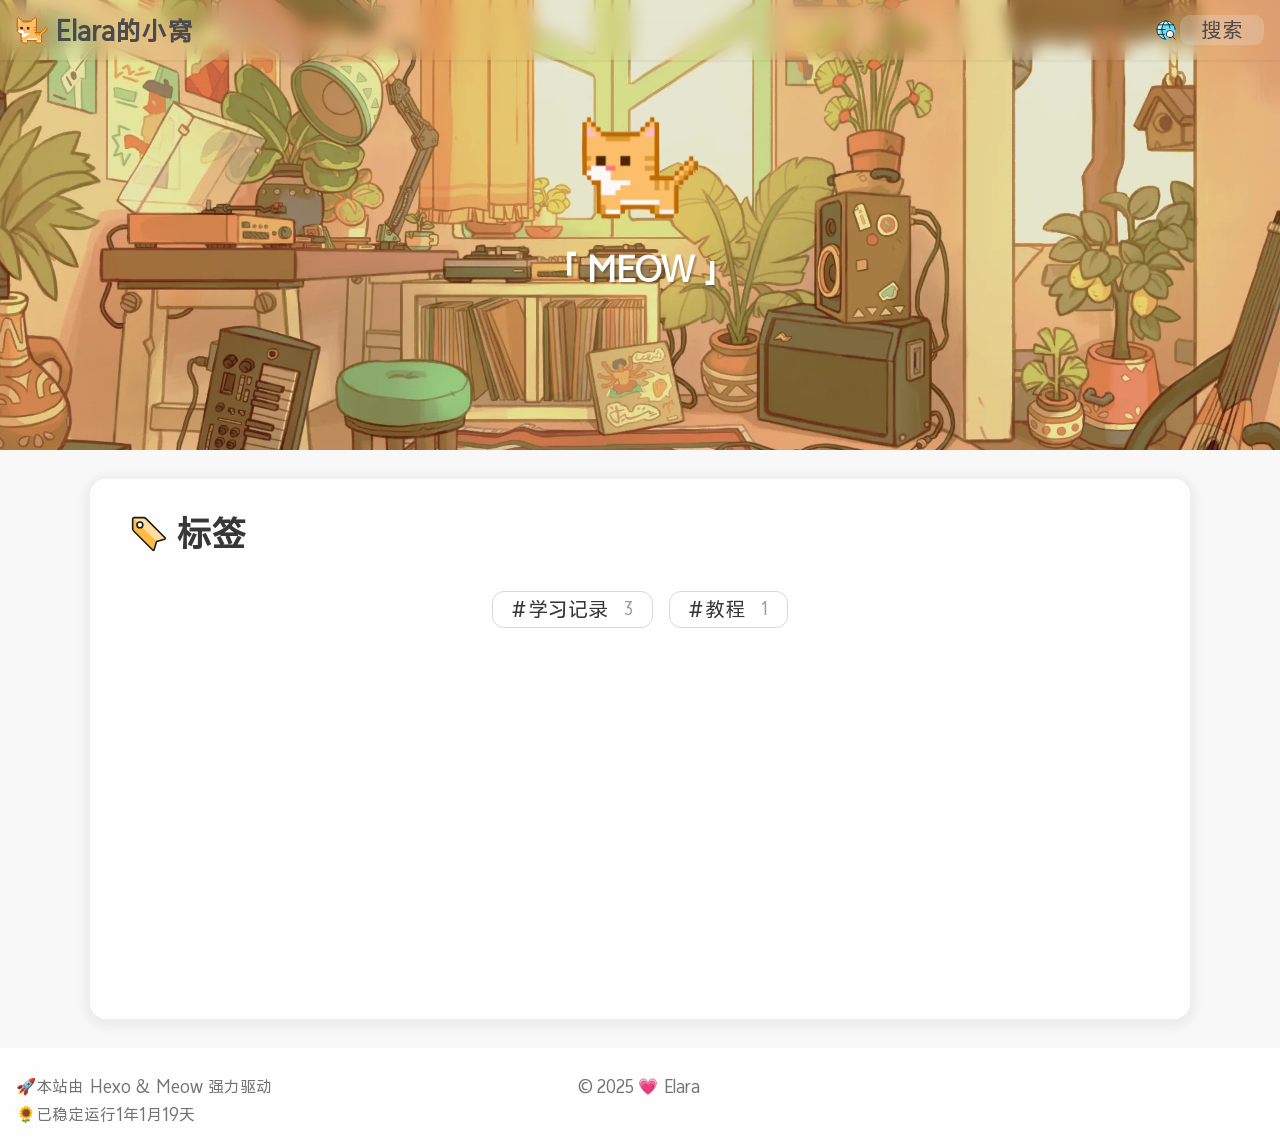
<file: tags/index.html>
<!DOCTYPE html><html lang="zh-CN"><head><meta charset="utf-8"/><meta name="viewport" content="width=device-width, initial-scale=1.0"/><meta name="author" content="Elara"/><meta name="copyright" content="Elara"/><meta name="theme-color" content="#FFB347"/><meta name="format-detection" content="telephone=no"/><meta name="keywords" content="meow"/><meta name="mobile-web-app-capable" content="yes"/><meta name="apple-mobile-web-app-capable" content="yes"/><meta name="apple-touch-fullscreen" content="yes"/><meta name="application-name" content="标签 | Elara的小窝"/><meta name="apple-mobile-web-app-title" content="标签 | Elara的小窝"/><meta name="apple-mobile-web-app-status-bar-style" content="#FFB347"/><link rel="canonical" href="http://example.com/tags/"/><meta name="description" content="Elara学习cs的路线和心得">
<meta property="og:type" content="website">
<meta property="og:title" content="标签 | Elara的小窝">
<meta property="og:url" content="http://example.com/tags/index.html">
<meta property="og:site_name" content="Elara的小窝">
<meta property="og:description" content="Elara学习cs的路线和心得">
<meta property="og:locale" content="zh_CN">
<meta property="og:image" content="http://example.com/tags/assets/images/Hexo-Theme-MEOW.png">
<meta property="article:published_time" content="2025-10-22T07:35:29.057Z">
<meta property="article:modified_time" content="2025-10-22T07:35:29.057Z">
<meta property="article:author" content="Elara">
<meta property="article:tag" content="meow">
<meta name="twitter:card" content="summary_large_image">
<meta name="twitter:image" content="http://example.com/tags/assets/images/Hexo-Theme-MEOW.png"><meta name="robots" content="index,follow"/><meta name="googlebot" content="index,follow"/><meta name="revisit-after" content="1 days"/><title>标签 | Elara的小窝</title><link rel="shortcut icon" href="/assets/images/Hexo-Theme-MEOW.ico"><link rel="preconnect" href="/assets"/><link rel="preconnect" href="assets"/>
<link rel="stylesheet" href="/css/style.css">
<link rel="prefetch" href="/"/><link rel="prefetch" href="/archives"/><link rel="prefetch" href="/tags"/><meta name="generator" content="Hexo 8.0.0"></head><body bg-style="none"><header><div id="navbar"><div id="nav-info"><a id="site-icon" href="/" title="主页"><img src="/assets/images/Hexo-Theme-MEOW.png" alt="Logo"/></a><a id="site-name" href="/" title="主页"><div>Elara的小窝</div><img src="/assets/images/svg/uc/uc-home.svg" class="icon noview" alt="Icon"></a></div><div id="nav-menu"></div><div id="nav-function"><div id="search-btn"><a href="javascript:void(0);" title="搜索" accesskey="s"><img src="/assets/images/svg/uc/uc-search.svg" class="icon noview" alt="Icon"><span>搜索</span></a></div><div id="menu-btn"><a href="javascript:void(0);" title="打开菜单"><img src="/assets/images/svg/uc/uc-menu.svg" class="icon noview" alt="Icon"></a></div></div></div></header><div id="menu-aside"><div id="menu-aside-container"><div id="menu-aside-info"><a href="/" title="主页"><img src="/assets/images/Hexo-Theme-MEOW.png" alt="Logo"/></a><a href="/" title="主页">Elara的小窝</a></div><hr/></div></div><main><div class="banner"><div class="banner-info"><div class="banner-avatar"><img src="/assets/images/Hexo-Theme-MEOW.png" alt="Avatar"/></div><div class="banner-title">「 MEOW 」</div></div></div><div class="page-container"><div class="page-content"><div class="page-title"><div class="page-title-content"><img src="/assets/images/svg/uc/uc-tag.svg" class="icon noview" alt="Icon"><h1>标签</h1></div></div><div class="page-main"><div class="tag-container" tag-style="normal"><ul class="tags-list" itemprop="keywords"><li class="tags-list-item"><a class="tags-list-link" href="/tags/%E5%AD%A6%E4%B9%A0%E8%AE%B0%E5%BD%95/" rel="tag">学习记录</a><span class="tags-list-count">3</span></li><li class="tags-list-item"><a class="tags-list-link" href="/tags/%E6%95%99%E7%A8%8B/" rel="tag">教程</a><span class="tags-list-count">1</span></li></ul></div></div></div></div><div id="toolbar" hide=""><div id="toolbar-setting-container" hide=""><div class="toolbar-item"><button id="tool-color-mode" title="深色模式" type="button"><img src="/assets/images/svg/ta/ta-moon.svg" class="icon noview" alt="Icon"></button></div><div class="toolbar-item"><button class="copy-text" id="tool-share" title="分享" type="button" data-text="http://example.com/tags/index.html"><img src="/assets/images/svg/ta/ta-share.svg" class="icon noview" alt="Icon"></button></div></div><div class="toolbar-container"><div class="toolbar-item"><button id="tool-setting" title="设置" type="button"><img src="/assets/images/svg/ta/ta-setting.svg" class="icon noview" alt="Icon"></button></div><div class="toolbar-item"><button id="tool-gototop" title="返回顶部" type="button"><img src="/assets/images/svg/ta/ta-up.svg" class="icon noview" alt="Icon"></button></div></div></div><div class="search-overlay"><div class="search-container"><div class="search-header"><div class="search-title"><svg xmlns="http://www.w3.org/2000/svg" width="24" height="24" viewBox="0 0 24 24" fill="none" stroke="currentColor" stroke-width="2" stroke-linecap="round" stroke-linejoin="round"><path stroke="none" d="M0 0h24v24H0z" fill="none"/><path d="M10 10m-7 0a7 7 0 1 0 14 0a7 7 0 1 0 -14 0" /><path d="M21 21l-6 -6" /></svg>
搜索</div><div class="search-close-btn"><svg xmlns="http://www.w3.org/2000/svg" width="24" height="24" viewBox="0 0 24 24" fill="none" stroke="currentColor" stroke-width="2" stroke-linecap="round" stroke-linejoin="round"><path stroke="none" d="M0 0h24v24H0z" fill="none"/><path d="M12 21a9 9 0 0 0 9 -9a9 9 0 0 0 -9 -9a9 9 0 0 0 -9 9a9 9 0 0 0 9 9z" /><path d="M9 8l6 8" /><path d="M15 8l-6 8" /></svg></div></div><div class="search-input-box"><input id="search-input" type="search" placeholder="请输入关键词进行站内搜索……" value="" maxlength="80"/></div><div class="search-result-container"><div class="search-result-icon"><svg xmlns="http://www.w3.org/2000/svg" viewBox="0 0 24 24" fill="none" stroke="currentColor" stroke-width="2" stroke-linecap="round" stroke-linejoin="round"><path stroke="none" d="M0 0h24v24H0z" fill="none"/><path d="M10 10m-7 0a7 7 0 1 0 14 0a7 7 0 1 0 -14 0" /><path d="M21 21l-6 -6" /></svg></div></div></div></div></main><footer><div class="footer"><div id="footer-copyright">© 2025 <span>💗</span> <a href="/null">Elara</a></div><div id="footer-info"><div id="footer-framework">🚀本站由 <a href="https://hexo.io" target="_blank">Hexo</a> & <a href="https://github.com/chanwj/hexo-theme-meow" title="3.1.0" target="_blank">Meow</a> 强力驱动</div><div id="footer-runtime"><span id="runtime" data-startdate="2025-10-15T20:00:00.000Z">🌻已稳定运行.年.月.天</span></div></div></div></footer><div class="scripts"><script>const GLOBALCONFIG = {
  root: '/',
  toolbar: true,
  lazyload_src: '/assets/images/Meow-Loading.webp',
  friends: false,
  codeblock: false,
  share_text: '🐱Share From Meow',
  onblur_title: '滚回来继续学！～✧(´▽`ʃ♡ƪ)',
  mouse_click: false,
  notify:{
    enable: false,
    info: '复制成功～转载请标注本文地址',
    f12_info: '开发者模式已打开，请遵循本站版权协议'
  },
  search: {
    enable: true,
    path: 'search.json',
    local: {
      top_n_per_article: 1,
      preload: false
    }
  },
  encrypt: false,
};
</script><script>if (!localStorage.getItem('color-mode')) {
  localStorage.setItem('color-mode', 'light' || 'light');
}
document.body.setAttribute('data-mode', localStorage.getItem('color-mode'));
</script>
<script src="/js/theme/tools/utils.js"></script>

<script src="/js/plugins/dist/lazyload.min.js"></script>

<script src="/js/plugins/view-image.min.js"></script>

<script src="/js/plugins/dist/search.js"></script>

<script src="/js/main.js" type="module"></script>
</div></body></html>
</file>
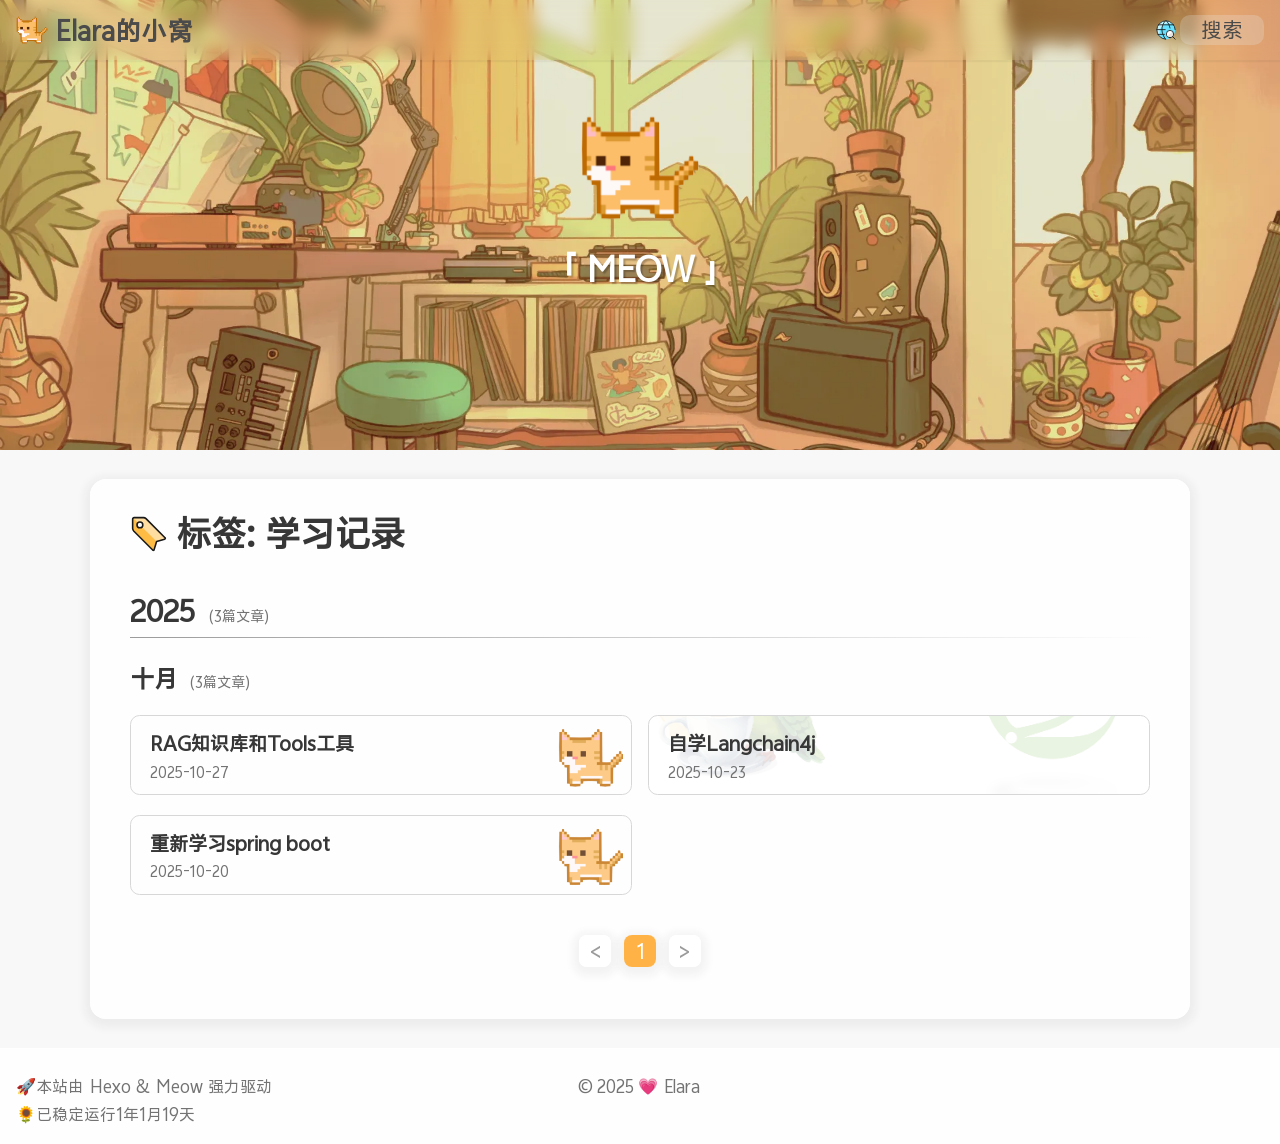
<file: tags/学习记录/index.html>
<!DOCTYPE html><html lang="zh-CN"><head><meta charset="utf-8"/><meta name="viewport" content="width=device-width, initial-scale=1.0"/><meta name="author" content="Elara"/><meta name="copyright" content="Elara"/><meta name="theme-color" content="#FFB347"/><meta name="format-detection" content="telephone=no"/><meta name="keywords" content="meow"/><meta name="mobile-web-app-capable" content="yes"/><meta name="apple-mobile-web-app-capable" content="yes"/><meta name="apple-touch-fullscreen" content="yes"/><meta name="application-name" content="标签: 学习记录 | Elara的小窝"/><meta name="apple-mobile-web-app-title" content="标签: 学习记录 | Elara的小窝"/><meta name="apple-mobile-web-app-status-bar-style" content="#FFB347"/><link rel="canonical" href="http://example.com/tags/学习记录/"/><meta name="description" content="Elara学习cs的路线和心得">
<meta property="og:type" content="website">
<meta property="og:title" content="标签: 学习记录 | Elara的小窝">
<meta property="og:url" content="http://example.com/tags/%E5%AD%A6%E4%B9%A0%E8%AE%B0%E5%BD%95/index.html">
<meta property="og:site_name" content="Elara的小窝">
<meta property="og:description" content="Elara学习cs的路线和心得">
<meta property="og:locale" content="zh_CN">
<meta property="og:image" content="http://example.com/tags/%E5%AD%A6%E4%B9%A0%E8%AE%B0%E5%BD%95/assets/images/Hexo-Theme-MEOW.png">
<meta property="article:author" content="Elara">
<meta property="article:tag" content="meow">
<meta name="twitter:card" content="summary_large_image">
<meta name="twitter:image" content="http://example.com/tags/%E5%AD%A6%E4%B9%A0%E8%AE%B0%E5%BD%95/assets/images/Hexo-Theme-MEOW.png"><meta name="robots" content="index,follow"/><meta name="googlebot" content="index,follow"/><meta name="revisit-after" content="1 days"/><title>标签: 学习记录 | Elara的小窝</title><link rel="shortcut icon" href="/assets/images/Hexo-Theme-MEOW.ico"><link rel="preconnect" href="/assets"/><link rel="preconnect" href="assets"/>
<link rel="stylesheet" href="/css/style.css">
<link rel="prefetch" href="/"/><link rel="prefetch" href="/archives"/><link rel="prefetch" href="/tags"/><meta name="generator" content="Hexo 8.0.0"></head><body bg-style="none"><header><div id="navbar"><div id="nav-info"><a id="site-icon" href="/" title="主页"><img src="/assets/images/Hexo-Theme-MEOW.png" alt="Logo"/></a><a id="site-name" href="/" title="主页"><div>Elara的小窝</div><img src="/assets/images/svg/uc/uc-home.svg" class="icon noview" alt="Icon"></a></div><div id="nav-menu"></div><div id="nav-function"><div id="search-btn"><a href="javascript:void(0);" title="搜索" accesskey="s"><img src="/assets/images/svg/uc/uc-search.svg" class="icon noview" alt="Icon"><span>搜索</span></a></div><div id="menu-btn"><a href="javascript:void(0);" title="打开菜单"><img src="/assets/images/svg/uc/uc-menu.svg" class="icon noview" alt="Icon"></a></div></div></div></header><div id="menu-aside"><div id="menu-aside-container"><div id="menu-aside-info"><a href="/" title="主页"><img src="/assets/images/Hexo-Theme-MEOW.png" alt="Logo"/></a><a href="/" title="主页">Elara的小窝</a></div><hr/></div></div><main><div class="banner"><div class="banner-info"><div class="banner-avatar"><img src="/assets/images/Hexo-Theme-MEOW.png" alt="Avatar"/></div><div class="banner-title">「 MEOW 」</div></div></div><div class="page-container"><div class="page-content"><div class="page-title"><div class="page-title-content"><img src="/assets/images/svg/uc/uc-tag.svg" class="icon noview" alt="Icon"><h1>标签: 学习记录</h1></div></div><div class="page-main"><div class="archive-container"><div class="archive-year"><div class="archive-year-title"><a href="/archives/2025">2025</a><span>(3篇文章)</span></div><div class="archive-month"><div class="archive-month-title"><a href="/archives/2025/10">十月</a><span>(3篇文章)</span></div><div class="archive-posts-list"><div class="archive-post" archive-style="normal"><div class="archive-post-cover"></div><a href="/2025/10/27/RAG%E7%9F%A5%E8%AF%86%E5%BA%93%E5%92%8CTools%E5%B7%A5%E5%85%B7/"><div class="archive-post-title">RAG知识库和Tools工具</div><div class="archive-post-date">2025-10-27</div></a></div><div class="archive-post" archive-style="cover"><div class="archive-post-cover"><img src="/images/lang.png" alt="Post Cover"/></div><a href="/2025/10/23/%E8%87%AA%E5%AD%A6Langchain4j/"><div class="archive-post-title">自学Langchain4j</div><div class="archive-post-date">2025-10-23</div></a></div><div class="archive-post" archive-style="normal"><div class="archive-post-cover"></div><a href="/2025/10/20/%E9%87%8D%E6%96%B0%E5%AD%A6%E4%B9%A0spring-boot/"><div class="archive-post-title">重新学习spring boot</div><div class="archive-post-date">2025-10-20</div></a></div></div></div></div></div><div class="page-paginator"><div class="paginator"><span class="extend prev" rel="prev"><</span><span class="page-number current">1</span><span class="extend next" rel="next">></span></div></div><div class="page-body markdown"></div></div></div></div><div id="toolbar" hide=""><div id="toolbar-setting-container" hide=""><div class="toolbar-item"><button id="tool-color-mode" title="深色模式" type="button"><img src="/assets/images/svg/ta/ta-moon.svg" class="icon noview" alt="Icon"></button></div><div class="toolbar-item"><button class="copy-text" id="tool-share" title="分享" type="button" data-text="http://example.com/tags/%E5%AD%A6%E4%B9%A0%E8%AE%B0%E5%BD%95/index.html"><img src="/assets/images/svg/ta/ta-share.svg" class="icon noview" alt="Icon"></button></div></div><div class="toolbar-container"><div class="toolbar-item"><button id="tool-setting" title="设置" type="button"><img src="/assets/images/svg/ta/ta-setting.svg" class="icon noview" alt="Icon"></button></div><div class="toolbar-item"><button id="tool-gototop" title="返回顶部" type="button"><img src="/assets/images/svg/ta/ta-up.svg" class="icon noview" alt="Icon"></button></div></div></div><div class="search-overlay"><div class="search-container"><div class="search-header"><div class="search-title"><svg xmlns="http://www.w3.org/2000/svg" width="24" height="24" viewBox="0 0 24 24" fill="none" stroke="currentColor" stroke-width="2" stroke-linecap="round" stroke-linejoin="round"><path stroke="none" d="M0 0h24v24H0z" fill="none"/><path d="M10 10m-7 0a7 7 0 1 0 14 0a7 7 0 1 0 -14 0" /><path d="M21 21l-6 -6" /></svg>
搜索</div><div class="search-close-btn"><svg xmlns="http://www.w3.org/2000/svg" width="24" height="24" viewBox="0 0 24 24" fill="none" stroke="currentColor" stroke-width="2" stroke-linecap="round" stroke-linejoin="round"><path stroke="none" d="M0 0h24v24H0z" fill="none"/><path d="M12 21a9 9 0 0 0 9 -9a9 9 0 0 0 -9 -9a9 9 0 0 0 -9 9a9 9 0 0 0 9 9z" /><path d="M9 8l6 8" /><path d="M15 8l-6 8" /></svg></div></div><div class="search-input-box"><input id="search-input" type="search" placeholder="请输入关键词进行站内搜索……" value="" maxlength="80"/></div><div class="search-result-container"><div class="search-result-icon"><svg xmlns="http://www.w3.org/2000/svg" viewBox="0 0 24 24" fill="none" stroke="currentColor" stroke-width="2" stroke-linecap="round" stroke-linejoin="round"><path stroke="none" d="M0 0h24v24H0z" fill="none"/><path d="M10 10m-7 0a7 7 0 1 0 14 0a7 7 0 1 0 -14 0" /><path d="M21 21l-6 -6" /></svg></div></div></div></div></main><footer><div class="footer"><div id="footer-copyright">© 2025 <span>💗</span> <a href="/null">Elara</a></div><div id="footer-info"><div id="footer-framework">🚀本站由 <a href="https://hexo.io" target="_blank">Hexo</a> & <a href="https://github.com/chanwj/hexo-theme-meow" title="3.1.0" target="_blank">Meow</a> 强力驱动</div><div id="footer-runtime"><span id="runtime" data-startdate="2025-10-15T20:00:00.000Z">🌻已稳定运行.年.月.天</span></div></div></div></footer><div class="scripts"><script>const GLOBALCONFIG = {
  root: '/',
  toolbar: true,
  lazyload_src: '/assets/images/Meow-Loading.webp',
  friends: false,
  codeblock: false,
  share_text: '🐱Share From Meow',
  onblur_title: '滚回来继续学！～✧(´▽`ʃ♡ƪ)',
  mouse_click: false,
  notify:{
    enable: false,
    info: '复制成功～转载请标注本文地址',
    f12_info: '开发者模式已打开，请遵循本站版权协议'
  },
  search: {
    enable: true,
    path: 'search.json',
    local: {
      top_n_per_article: 1,
      preload: false
    }
  },
  encrypt: false,
};
</script><script>if (!localStorage.getItem('color-mode')) {
  localStorage.setItem('color-mode', 'light' || 'light');
}
document.body.setAttribute('data-mode', localStorage.getItem('color-mode'));
</script>
<script src="/js/theme/tools/utils.js"></script>

<script src="/js/plugins/dist/lazyload.min.js"></script>

<script src="/js/plugins/view-image.min.js"></script>

<script src="/js/plugins/dist/search.js"></script>

<script src="/js/main.js" type="module"></script>
</div></body></html>
</file>
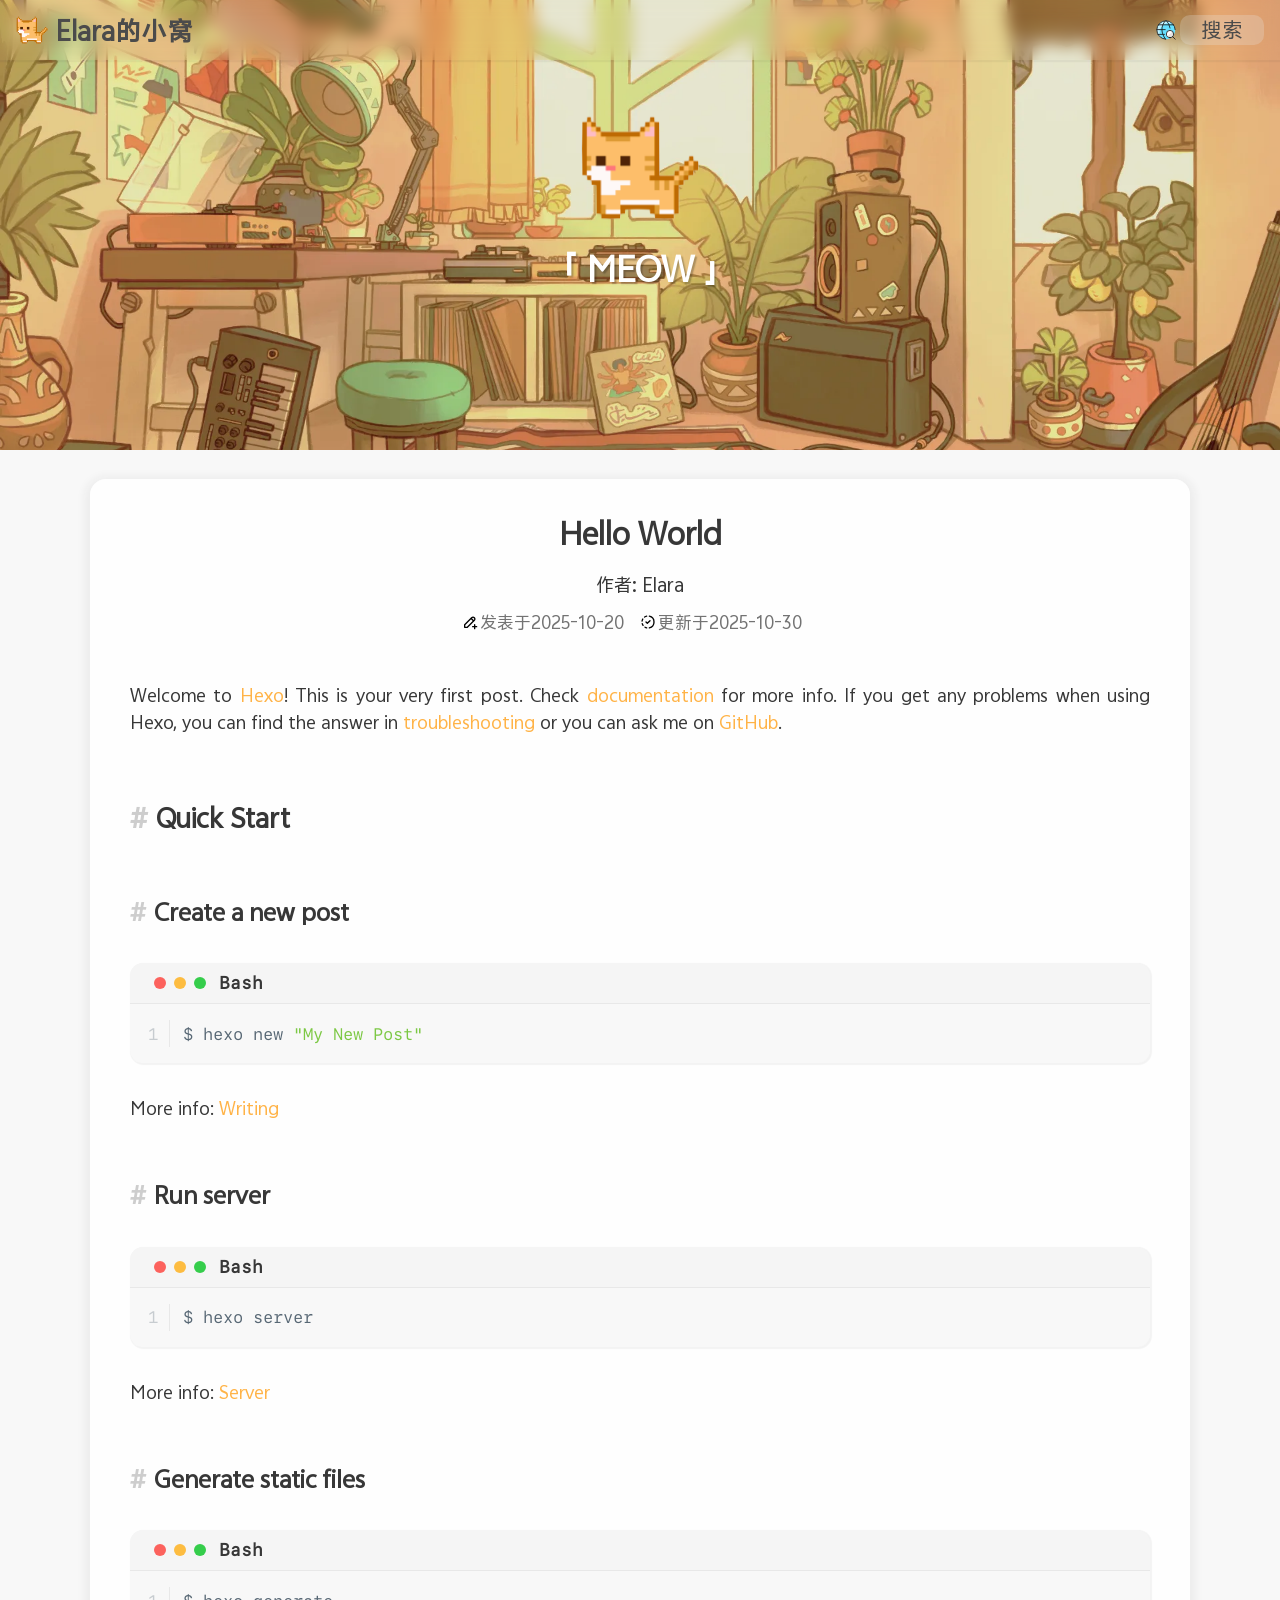
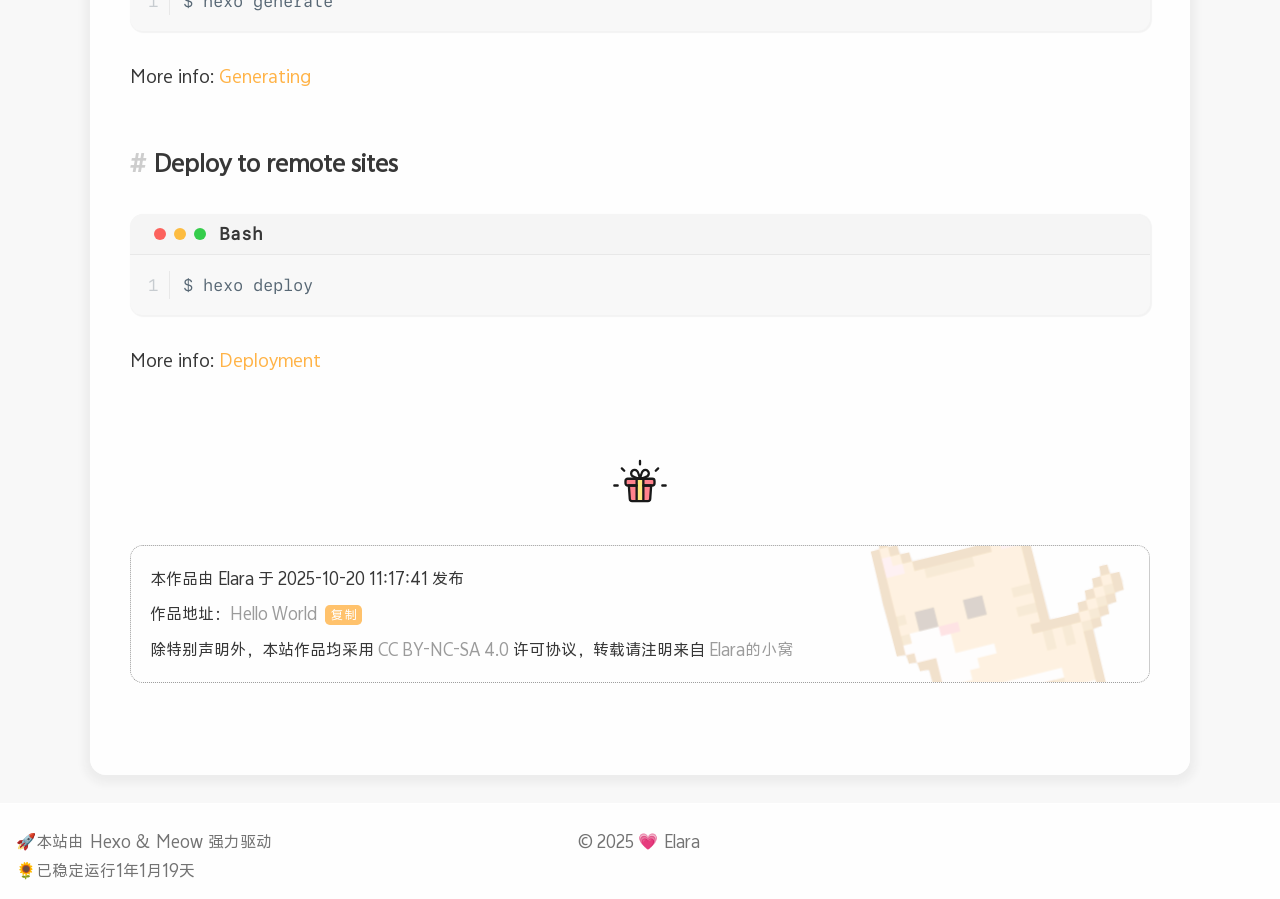
<file: 2025/10/20/hello-world/index.html>
<!DOCTYPE html><html lang="zh-CN"><head><meta charset="utf-8"/><meta name="viewport" content="width=device-width, initial-scale=1.0"/><meta name="author" content="Elara"/><meta name="copyright" content="Elara"/><meta name="theme-color" content="#FFB347"/><meta name="format-detection" content="telephone=no"/><meta name="keywords" content="meow"/><meta name="mobile-web-app-capable" content="yes"/><meta name="apple-mobile-web-app-capable" content="yes"/><meta name="apple-touch-fullscreen" content="yes"/><meta name="application-name" content="Hello World | Elara的小窝"/><meta name="apple-mobile-web-app-title" content="Hello World | Elara的小窝"/><meta name="apple-mobile-web-app-status-bar-style" content="#FFB347"/><link rel="canonical" href="http://example.com/2025/10/20/hello-world/"/><meta name="description" content="Welcome to Hexo! This is your very first post. Check documentation for more info. If you get any problems when using Hexo, you can find the answer in troubleshooting or you can ask me on GitHub. Qu...">
<meta property="og:type" content="article">
<meta property="og:title" content="Hello World | Elara的小窝">
<meta property="og:url" content="http://example.com/2025/10/20/hello-world/index.html">
<meta property="og:site_name" content="Elara的小窝">
<meta property="og:description" content="Welcome to Hexo! This is your very first post. Check documentation for more info. If you get any problems when using Hexo, you can find the answer in troubleshooting or you can ask me on GitHub. Qu...">
<meta property="og:locale" content="zh_CN">
<meta property="og:image" content="http://example.com/2025/10/20/hello-world/assets/images/Hexo-Theme-MEOW.png">
<meta property="article:published_time" content="2025-10-20T03:17:41.221Z">
<meta property="article:modified_time" content="2025-10-20T03:17:41.223Z">
<meta property="article:author" content="Elara">
<meta property="article:tag" content="meow">
<meta name="twitter:card" content="summary_large_image">
<meta name="twitter:image" content="http://example.com/2025/10/20/hello-world/assets/images/Hexo-Theme-MEOW.png"><meta name="robots" content="index,follow"/><meta name="googlebot" content="index,follow"/><meta name="revisit-after" content="1 days"/><title>Hello World | Elara的小窝</title><link rel="shortcut icon" href="/assets/images/Hexo-Theme-MEOW.ico"><link rel="preconnect" href="/assets"/><link rel="preconnect" href="assets"/>
<link rel="stylesheet" href="/css/style.css">
<link rel="prefetch" href="/"/><link rel="prefetch" href="/archives"/><link rel="prefetch" href="/tags"/><meta name="generator" content="Hexo 8.0.0"></head><body bg-style="none"><header><div id="navbar"><div id="nav-info"><a id="site-icon" href="/" title="主页"><img src="/assets/images/Hexo-Theme-MEOW.png" alt="Logo"/></a><a id="site-name" href="/" title="主页"><div>Elara的小窝</div><img src="/assets/images/svg/uc/uc-home.svg" class="icon noview" alt="Icon"></a></div><div id="nav-menu"></div><div id="nav-function"><div id="search-btn"><a href="javascript:void(0);" title="搜索" accesskey="s"><img src="/assets/images/svg/uc/uc-search.svg" class="icon noview" alt="Icon"><span>搜索</span></a></div><div id="menu-btn"><a href="javascript:void(0);" title="打开菜单"><img src="/assets/images/svg/uc/uc-menu.svg" class="icon noview" alt="Icon"></a></div></div></div></header><div id="menu-aside"><div id="menu-aside-container"><div id="menu-aside-info"><a href="/" title="主页"><img src="/assets/images/Hexo-Theme-MEOW.png" alt="Logo"/></a><a href="/" title="主页">Elara的小窝</a></div><hr/></div></div><main><div class="banner"><div class="banner-info"><div class="banner-avatar"><img src="/assets/images/Hexo-Theme-MEOW.png" alt="Avatar"/></div><div class="banner-title">「 MEOW 」</div></div></div><div class="post-container"><div class="post-main"><div class="post-content"><h1 class="post-title">Hello World</h1><div class="post-author"><span>作者: Elara</span></div><div class="post-meta"><div class="post-info"><div class="post-date"><div class="post-pubdate"><img src="/assets/images/svg/ta/ta-pubdate.svg" class="icon noview" alt="Icon"><span>发表于2025-10-20</span></div><div class="post-update"><img src="/assets/images/svg/ta/ta-update.svg" class="icon noview" alt="Icon"><span>更新于2025-10-30</span></div></div><div class="post-read"></div></div><div class="post-attribute"></div></div><div class="post markdown" indent="false"><p>Welcome to <a target="_blank" rel="noopener" href="https://hexo.io/">Hexo</a>! This is your very first post. Check <a target="_blank" rel="noopener" href="https://hexo.io/docs/">documentation</a> for more info. If you get any problems when using Hexo, you can find the answer in <a target="_blank" rel="noopener" href="https://hexo.io/docs/troubleshooting.html">troubleshooting</a> or you can ask me on <a target="_blank" rel="noopener" href="https://github.com/hexojs/hexo/issues">GitHub</a>.</p>
<h2 id="Quick-Start"><a href="#Quick-Start" class="headerlink" title="Quick Start"></a>Quick Start</h2><h3 id="Create-a-new-post"><a href="#Create-a-new-post" class="headerlink" title="Create a new post"></a>Create a new post</h3><div class="code-container" code-lang="Bash"><div class="codebox"><figure class="highlight bash"><table><tr><td class="gutter"><pre><span class="line">1</span><br></pre></td><td class="code"><pre><span class="line">$ hexo new <span class="string">&quot;My New Post&quot;</span></span><br></pre></td></tr></table></figure><div class="code-fold" title="Fold/Open"><svg xmlns="http://www.w3.org/2000/svg" width="24" height="24" viewBox="0 0 24 24" fill="none" stroke="currentColor" stroke-width="2" stroke-linecap="round" stroke-linejoin="round"><path stroke="none" d="M0 0h24v24H0z" fill="none"/><path d="M6 9l6 6l6 -6" /></svg></div><div class="code-copy" title="Copy"><svg xmlns="http://www.w3.org/2000/svg" width="24" height="24" viewBox="0 0 24 24" fill="none" stroke="currentColor" stroke-width="2"  stroke-linecap="round" stroke-linejoin="round"><path stroke="none" d="M0 0h24v24H0z" fill="none"/><path d="M7 7m0 2.667a2.667 2.667 0 0 1 2.667 -2.667h8.666a2.667 2.667 0 0 1 2.667 2.667v8.666a2.667 2.667 0 0 1 -2.667 2.667h-8.666a2.667 2.667 0 0 1 -2.667 -2.667z" /><path d="M4.012 16.737a2.005 2.005 0 0 1 -1.012 -1.737v-10c0 -1.1 .9 -2 2 -2h10c.75 0 1.158 .385 1.5 1" /></svg></div></div></div>

<p>More info: <a target="_blank" rel="noopener" href="https://hexo.io/docs/writing.html">Writing</a></p>
<h3 id="Run-server"><a href="#Run-server" class="headerlink" title="Run server"></a>Run server</h3><div class="code-container" code-lang="Bash"><div class="codebox"><figure class="highlight bash"><table><tr><td class="gutter"><pre><span class="line">1</span><br></pre></td><td class="code"><pre><span class="line">$ hexo server</span><br></pre></td></tr></table></figure><div class="code-fold" title="Fold/Open"><svg xmlns="http://www.w3.org/2000/svg" width="24" height="24" viewBox="0 0 24 24" fill="none" stroke="currentColor" stroke-width="2" stroke-linecap="round" stroke-linejoin="round"><path stroke="none" d="M0 0h24v24H0z" fill="none"/><path d="M6 9l6 6l6 -6" /></svg></div><div class="code-copy" title="Copy"><svg xmlns="http://www.w3.org/2000/svg" width="24" height="24" viewBox="0 0 24 24" fill="none" stroke="currentColor" stroke-width="2"  stroke-linecap="round" stroke-linejoin="round"><path stroke="none" d="M0 0h24v24H0z" fill="none"/><path d="M7 7m0 2.667a2.667 2.667 0 0 1 2.667 -2.667h8.666a2.667 2.667 0 0 1 2.667 2.667v8.666a2.667 2.667 0 0 1 -2.667 2.667h-8.666a2.667 2.667 0 0 1 -2.667 -2.667z" /><path d="M4.012 16.737a2.005 2.005 0 0 1 -1.012 -1.737v-10c0 -1.1 .9 -2 2 -2h10c.75 0 1.158 .385 1.5 1" /></svg></div></div></div>

<p>More info: <a target="_blank" rel="noopener" href="https://hexo.io/docs/server.html">Server</a></p>
<h3 id="Generate-static-files"><a href="#Generate-static-files" class="headerlink" title="Generate static files"></a>Generate static files</h3><div class="code-container" code-lang="Bash"><div class="codebox"><figure class="highlight bash"><table><tr><td class="gutter"><pre><span class="line">1</span><br></pre></td><td class="code"><pre><span class="line">$ hexo generate</span><br></pre></td></tr></table></figure><div class="code-fold" title="Fold/Open"><svg xmlns="http://www.w3.org/2000/svg" width="24" height="24" viewBox="0 0 24 24" fill="none" stroke="currentColor" stroke-width="2" stroke-linecap="round" stroke-linejoin="round"><path stroke="none" d="M0 0h24v24H0z" fill="none"/><path d="M6 9l6 6l6 -6" /></svg></div><div class="code-copy" title="Copy"><svg xmlns="http://www.w3.org/2000/svg" width="24" height="24" viewBox="0 0 24 24" fill="none" stroke="currentColor" stroke-width="2"  stroke-linecap="round" stroke-linejoin="round"><path stroke="none" d="M0 0h24v24H0z" fill="none"/><path d="M7 7m0 2.667a2.667 2.667 0 0 1 2.667 -2.667h8.666a2.667 2.667 0 0 1 2.667 2.667v8.666a2.667 2.667 0 0 1 -2.667 2.667h-8.666a2.667 2.667 0 0 1 -2.667 -2.667z" /><path d="M4.012 16.737a2.005 2.005 0 0 1 -1.012 -1.737v-10c0 -1.1 .9 -2 2 -2h10c.75 0 1.158 .385 1.5 1" /></svg></div></div></div>

<p>More info: <a target="_blank" rel="noopener" href="https://hexo.io/docs/generating.html">Generating</a></p>
<h3 id="Deploy-to-remote-sites"><a href="#Deploy-to-remote-sites" class="headerlink" title="Deploy to remote sites"></a>Deploy to remote sites</h3><div class="code-container" code-lang="Bash"><div class="codebox"><figure class="highlight bash"><table><tr><td class="gutter"><pre><span class="line">1</span><br></pre></td><td class="code"><pre><span class="line">$ hexo deploy</span><br></pre></td></tr></table></figure><div class="code-fold" title="Fold/Open"><svg xmlns="http://www.w3.org/2000/svg" width="24" height="24" viewBox="0 0 24 24" fill="none" stroke="currentColor" stroke-width="2" stroke-linecap="round" stroke-linejoin="round"><path stroke="none" d="M0 0h24v24H0z" fill="none"/><path d="M6 9l6 6l6 -6" /></svg></div><div class="code-copy" title="Copy"><svg xmlns="http://www.w3.org/2000/svg" width="24" height="24" viewBox="0 0 24 24" fill="none" stroke="currentColor" stroke-width="2"  stroke-linecap="round" stroke-linejoin="round"><path stroke="none" d="M0 0h24v24H0z" fill="none"/><path d="M7 7m0 2.667a2.667 2.667 0 0 1 2.667 -2.667h8.666a2.667 2.667 0 0 1 2.667 2.667v8.666a2.667 2.667 0 0 1 -2.667 2.667h-8.666a2.667 2.667 0 0 1 -2.667 -2.667z" /><path d="M4.012 16.737a2.005 2.005 0 0 1 -1.012 -1.737v-10c0 -1.1 .9 -2 2 -2h10c.75 0 1.158 .385 1.5 1" /></svg></div></div></div>

<p>More info: <a target="_blank" rel="noopener" href="https://hexo.io/docs/one-command-deployment.html">Deployment</a></p>
</div><div class="post-reward"><div class="post-reward-btn" title="赞赏作者"><img src="/assets/images/svg/uc/uc-gift.svg" class="icon noview" alt="Icon"><span></span></div><div class="post-reward-content"><div class="post-reward-text"></div><div class="post-reward-list"><a href="/null" target="_blank">致谢名单</a></div></div></div><div class="post-copyright"><div class="post-copyright-info">本作品由 Elara 于 2025-10-20 11:17:41 发布</div><div class="post-copyright-link"><span>作品地址：<a href="http://example.com/2025/10/20/hello-world/">Hello World</a></span><button class="copy-text" type="button" data-text="http://example.com/2025/10/20/hello-world/">复制</button></div><div class="post-copyright-detail">除特别声明外，本站作品均采用 <a href='https://creativecommons.org/licenses/by-nc-sa/4.0/' title='Attribution-NonCommercial-ShareAlike' target='_blank'>CC BY-NC-SA 4.0</a> 许可协议，转载请注明来自 <a href='/'>Elara的小窝</a></div><img class="post-copyright-icon noview" src="/assets/images/Hexo-Theme-MEOW.png" alt="Logo"/></div><div class="post-tail-tags"></div></div><aside id="post-sidebar" status="show"><div id="toc-container"><div class="toc-title"><img src="/assets/images/svg/ta/ta-toc.svg" class="icon noview" alt="Icon"><span>目录</span></div><div class="toc-content" id="toc-div"><ol class="toc-list"><li class="toc-list-item toc-list-level-2"><a class="toc-list-link" href="#Quick-Start"><span class="toc-list-text">Quick Start</span></a><ol class="toc-list-child"><li class="toc-list-item toc-list-level-3"><a class="toc-list-link" href="#Create-a-new-post"><span class="toc-list-text">Create a new post</span></a></li><li class="toc-list-item toc-list-level-3"><a class="toc-list-link" href="#Run-server"><span class="toc-list-text">Run server</span></a></li><li class="toc-list-item toc-list-level-3"><a class="toc-list-link" href="#Generate-static-files"><span class="toc-list-text">Generate static files</span></a></li><li class="toc-list-item toc-list-level-3"><a class="toc-list-link" href="#Deploy-to-remote-sites"><span class="toc-list-text">Deploy to remote sites</span></a></li></ol></li></ol></div></div></aside></div></div><div id="toolbar" hide=""><div id="toolbar-setting-container" hide=""><div class="toolbar-item"><button id="tool-color-mode" title="深色模式" type="button"><img src="/assets/images/svg/ta/ta-moon.svg" class="icon noview" alt="Icon"></button></div><div class="toolbar-item"><button class="copy-text" id="tool-share" title="分享" type="button" data-text="http://example.com/2025/10/20/hello-world/"><img src="/assets/images/svg/ta/ta-share.svg" class="icon noview" alt="Icon"></button></div><div class="toolbar-item"><button id="tool-font-size-plus" title="放大字体" type="button"><img src="/assets/images/svg/ta/ta-text-plus.svg" class="icon noview" alt="Icon"></button></div><div class="toolbar-item"><button id="tool-font-size-minus" title="缩小字体" type="button"><img src="/assets/images/svg/ta/ta-text-minus.svg" class="icon noview" alt="Icon"></button></div></div><div class="toolbar-container"><div class="toolbar-item"><button id="tool-setting" title="设置" type="button"><img src="/assets/images/svg/ta/ta-setting.svg" class="icon noview" alt="Icon"></button></div><div class="toolbar-item"><button id="tool-toc" title="目录" type="button"><img src="/assets/images/svg/ta/ta-toc.svg" class="icon noview" alt="Icon"></button></div><div class="toolbar-item"><button id="tool-gototop" title="返回顶部" type="button"><img src="/assets/images/svg/ta/ta-up.svg" class="icon noview" alt="Icon"></button></div></div></div><div class="search-overlay"><div class="search-container"><div class="search-header"><div class="search-title"><svg xmlns="http://www.w3.org/2000/svg" width="24" height="24" viewBox="0 0 24 24" fill="none" stroke="currentColor" stroke-width="2" stroke-linecap="round" stroke-linejoin="round"><path stroke="none" d="M0 0h24v24H0z" fill="none"/><path d="M10 10m-7 0a7 7 0 1 0 14 0a7 7 0 1 0 -14 0" /><path d="M21 21l-6 -6" /></svg>
搜索</div><div class="search-close-btn"><svg xmlns="http://www.w3.org/2000/svg" width="24" height="24" viewBox="0 0 24 24" fill="none" stroke="currentColor" stroke-width="2" stroke-linecap="round" stroke-linejoin="round"><path stroke="none" d="M0 0h24v24H0z" fill="none"/><path d="M12 21a9 9 0 0 0 9 -9a9 9 0 0 0 -9 -9a9 9 0 0 0 -9 9a9 9 0 0 0 9 9z" /><path d="M9 8l6 8" /><path d="M15 8l-6 8" /></svg></div></div><div class="search-input-box"><input id="search-input" type="search" placeholder="请输入关键词进行站内搜索……" value="" maxlength="80"/></div><div class="search-result-container"><div class="search-result-icon"><svg xmlns="http://www.w3.org/2000/svg" viewBox="0 0 24 24" fill="none" stroke="currentColor" stroke-width="2" stroke-linecap="round" stroke-linejoin="round"><path stroke="none" d="M0 0h24v24H0z" fill="none"/><path d="M10 10m-7 0a7 7 0 1 0 14 0a7 7 0 1 0 -14 0" /><path d="M21 21l-6 -6" /></svg></div></div></div></div></main><footer><div class="footer"><div id="footer-copyright">© 2025 <span>💗</span> <a href="/null">Elara</a></div><div id="footer-info"><div id="footer-framework">🚀本站由 <a href="https://hexo.io" target="_blank">Hexo</a> & <a href="https://github.com/chanwj/hexo-theme-meow" title="3.1.0" target="_blank">Meow</a> 强力驱动</div><div id="footer-runtime"><span id="runtime" data-startdate="2025-10-15T20:00:00.000Z">🌻已稳定运行.年.月.天</span></div></div></div></footer><div class="scripts"><script>const GLOBALCONFIG = {
  root: '/',
  toolbar: true,
  lazyload_src: '/assets/images/Meow-Loading.webp',
  friends: false,
  codeblock: true,
  share_text: '🐱Share From Meow',
  onblur_title: '滚回来继续学！～✧(´▽`ʃ♡ƪ)',
  mouse_click: false,
  notify:{
    enable: false,
    info: '复制成功～转载请标注本文地址',
    f12_info: '开发者模式已打开，请遵循本站版权协议'
  },
  search: {
    enable: true,
    path: 'search.json',
    local: {
      top_n_per_article: 1,
      preload: false
    }
  },
  encrypt: false,
};
</script><script>if (!localStorage.getItem('color-mode')) {
  localStorage.setItem('color-mode', 'light' || 'light');
}
document.body.setAttribute('data-mode', localStorage.getItem('color-mode'));
</script>
<script src="/js/theme/tools/utils.js"></script>

<script src="/js/plugins/dist/lazyload.min.js"></script>

<script src="/js/plugins/view-image.min.js"></script>
<script>if (localStorage.getItem('font-size')) {
  document.querySelector('.post').style.fontSize = localStorage.getItem('font-size') + 'px';
}
</script>
<script src="/js/plugins/dist/search.js"></script>

<script src="/js/main.js" type="module"></script>
</div></body></html>
</file>
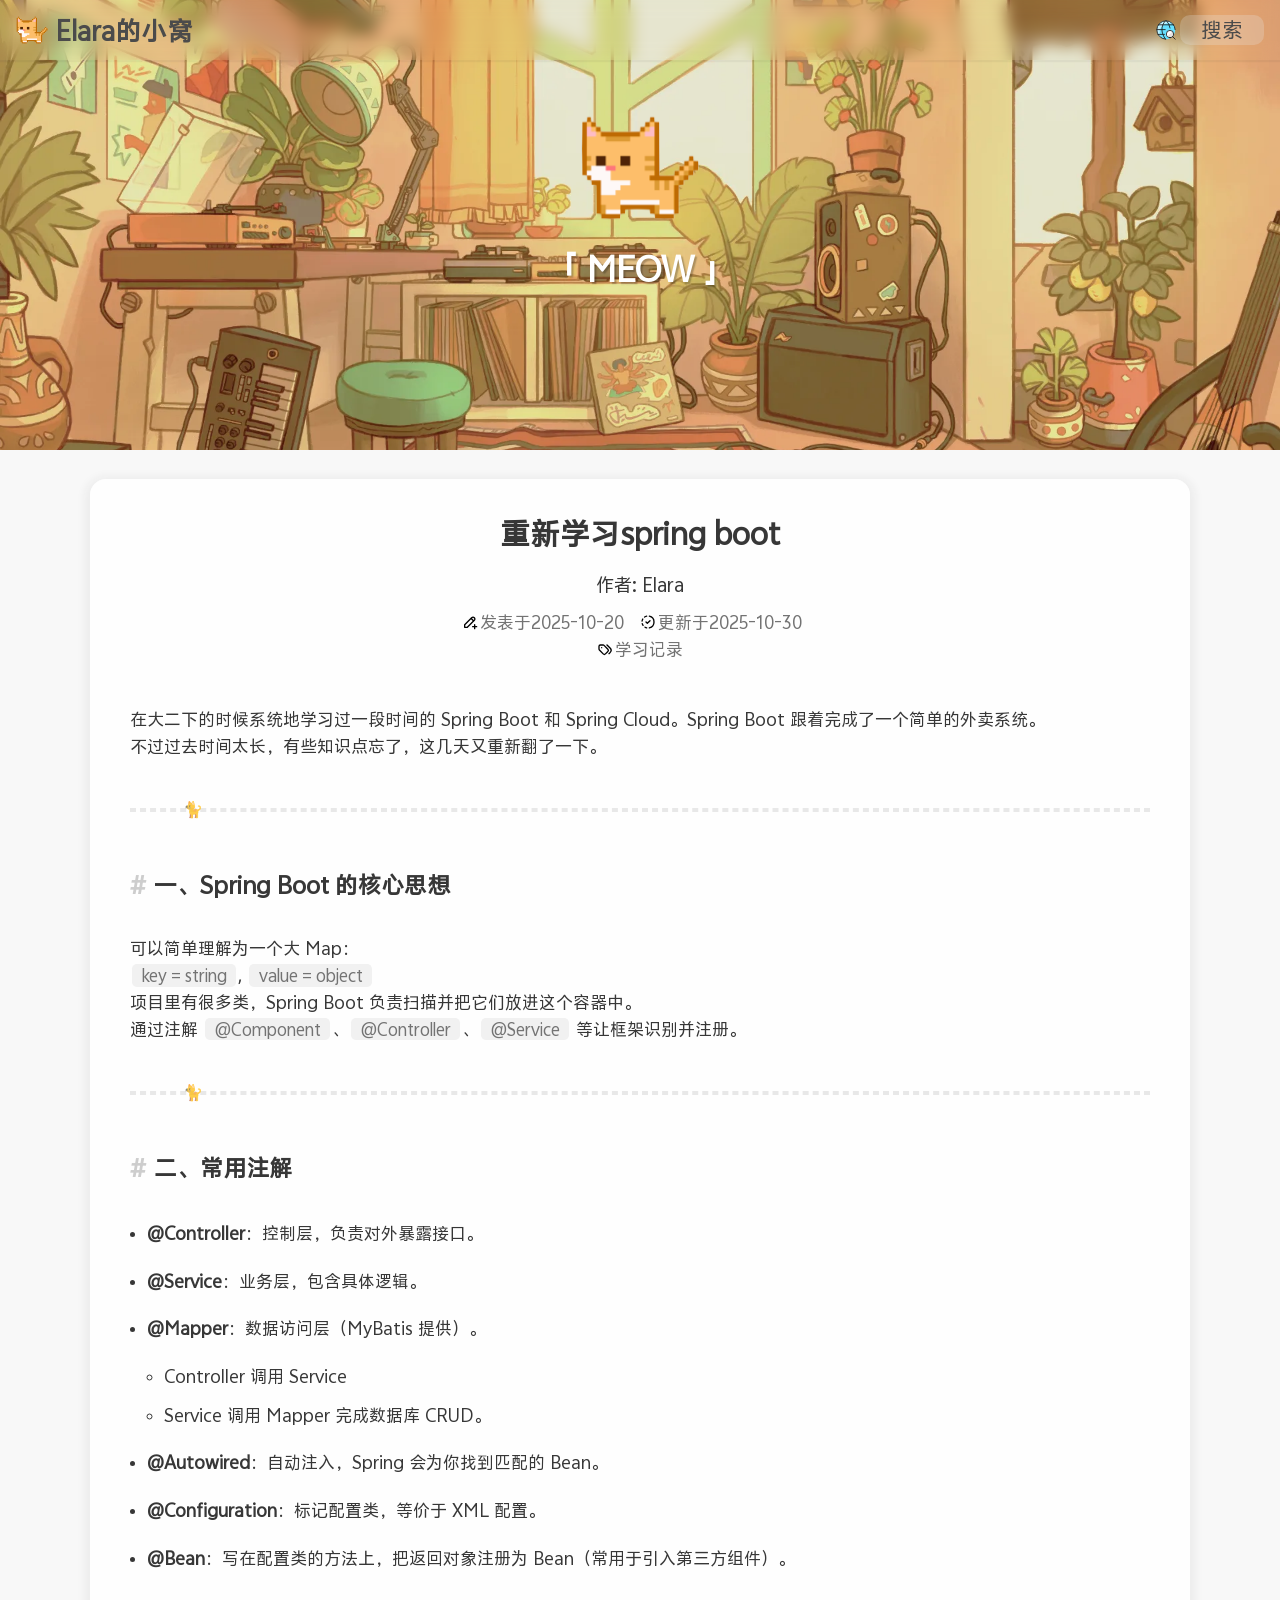
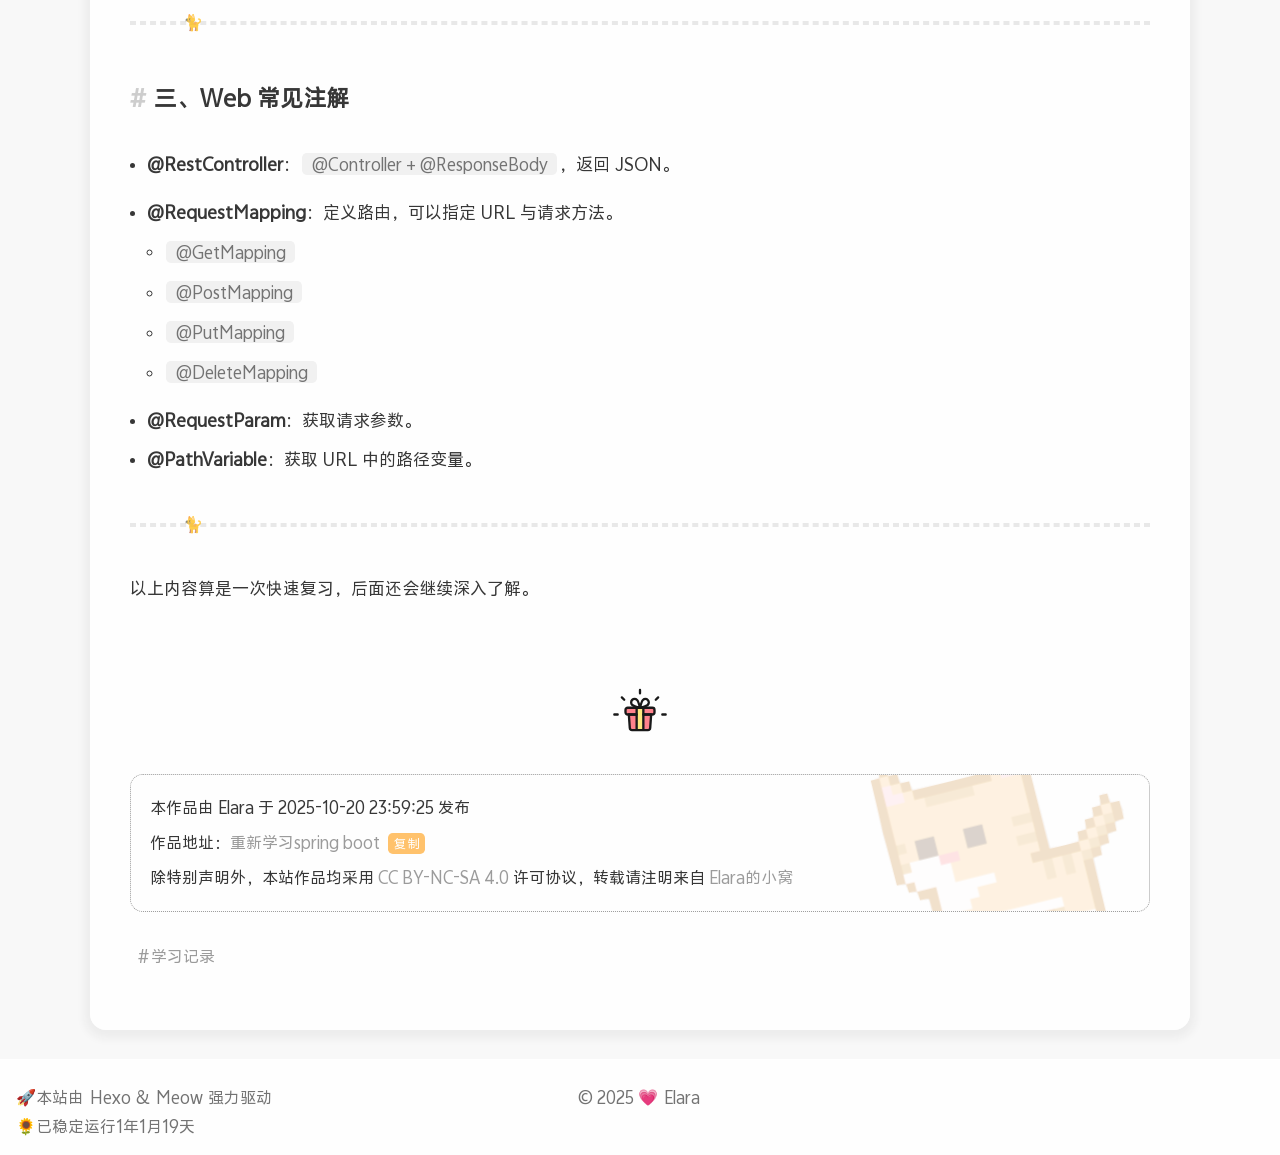
<file: 2025/10/20/重新学习spring-boot/index.html>
<!DOCTYPE html><html lang="zh-CN"><head><meta charset="utf-8"/><meta name="viewport" content="width=device-width, initial-scale=1.0"/><meta name="author" content="Elara"/><meta name="copyright" content="Elara"/><meta name="theme-color" content="#FFB347"/><meta name="format-detection" content="telephone=no"/><meta name="keywords" content="学习记录"/><meta name="mobile-web-app-capable" content="yes"/><meta name="apple-mobile-web-app-capable" content="yes"/><meta name="apple-touch-fullscreen" content="yes"/><meta name="application-name" content="重新学习spring boot | Elara的小窝"/><meta name="apple-mobile-web-app-title" content="重新学习spring boot | Elara的小窝"/><meta name="apple-mobile-web-app-status-bar-style" content="#FFB347"/><link rel="canonical" href="http://example.com/2025/10/20/重新学习spring-boot/"/><meta name="description" content="在大二下的时候系统地学习过一段时间的 Spring Boot 和 Spring Cloud。Spring Boot 跟着完成了一个简单的外卖系统。不过过去时间太长，有些知识点忘了，这几天又重新翻了一下。  一、Spring Boot 的核心思想可以简单理解为一个大 Map：key &#x3D; string, value &#x3D; object项目里有很多类，Spring Boot 负责扫描并把它们放进这个...">
<meta property="og:type" content="article">
<meta property="og:title" content="重新学习spring boot | Elara的小窝">
<meta property="og:url" content="http://example.com/2025/10/20/%E9%87%8D%E6%96%B0%E5%AD%A6%E4%B9%A0spring-boot/index.html">
<meta property="og:site_name" content="Elara的小窝">
<meta property="og:description" content="在大二下的时候系统地学习过一段时间的 Spring Boot 和 Spring Cloud。Spring Boot 跟着完成了一个简单的外卖系统。不过过去时间太长，有些知识点忘了，这几天又重新翻了一下。  一、Spring Boot 的核心思想可以简单理解为一个大 Map：key &#x3D; string, value &#x3D; object项目里有很多类，Spring Boot 负责扫描并把它们放进这个...">
<meta property="og:locale" content="zh_CN">
<meta property="og:image" content="http://example.com/2025/10/20/%E9%87%8D%E6%96%B0%E5%AD%A6%E4%B9%A0spring-boot/assets/images/Hexo-Theme-MEOW.png">
<meta property="article:published_time" content="2025-10-20T15:59:25.000Z">
<meta property="article:modified_time" content="2025-10-30T15:28:23.994Z">
<meta property="article:author" content="Elara">
<meta property="article:tag" content="学习记录">
<meta name="twitter:card" content="summary_large_image">
<meta name="twitter:image" content="http://example.com/2025/10/20/%E9%87%8D%E6%96%B0%E5%AD%A6%E4%B9%A0spring-boot/assets/images/Hexo-Theme-MEOW.png"><meta name="robots" content="index,follow"/><meta name="googlebot" content="index,follow"/><meta name="revisit-after" content="1 days"/><title>重新学习spring boot | Elara的小窝</title><link rel="shortcut icon" href="/assets/images/Hexo-Theme-MEOW.ico"><link rel="preconnect" href="/assets"/><link rel="preconnect" href="assets"/>
<link rel="stylesheet" href="/css/style.css">
<link rel="prefetch" href="/"/><link rel="prefetch" href="/archives"/><link rel="prefetch" href="/tags"/><meta name="generator" content="Hexo 8.0.0"></head><body bg-style="none"><header><div id="navbar"><div id="nav-info"><a id="site-icon" href="/" title="主页"><img src="/assets/images/Hexo-Theme-MEOW.png" alt="Logo"/></a><a id="site-name" href="/" title="主页"><div>Elara的小窝</div><img src="/assets/images/svg/uc/uc-home.svg" class="icon noview" alt="Icon"></a></div><div id="nav-menu"></div><div id="nav-function"><div id="search-btn"><a href="javascript:void(0);" title="搜索" accesskey="s"><img src="/assets/images/svg/uc/uc-search.svg" class="icon noview" alt="Icon"><span>搜索</span></a></div><div id="menu-btn"><a href="javascript:void(0);" title="打开菜单"><img src="/assets/images/svg/uc/uc-menu.svg" class="icon noview" alt="Icon"></a></div></div></div></header><div id="menu-aside"><div id="menu-aside-container"><div id="menu-aside-info"><a href="/" title="主页"><img src="/assets/images/Hexo-Theme-MEOW.png" alt="Logo"/></a><a href="/" title="主页">Elara的小窝</a></div><hr/></div></div><main><div class="banner"><div class="banner-info"><div class="banner-avatar"><img src="/assets/images/Hexo-Theme-MEOW.png" alt="Avatar"/></div><div class="banner-title">「 MEOW 」</div></div></div><div class="post-container"><div class="post-main"><div class="post-content"><h1 class="post-title">重新学习spring boot</h1><div class="post-author"><span>作者: Elara</span></div><div class="post-meta"><div class="post-info"><div class="post-date"><div class="post-pubdate"><img src="/assets/images/svg/ta/ta-pubdate.svg" class="icon noview" alt="Icon"><span>发表于2025-10-20</span></div><div class="post-update"><img src="/assets/images/svg/ta/ta-update.svg" class="icon noview" alt="Icon"><span>更新于2025-10-30</span></div></div><div class="post-read"></div></div><div class="post-attribute"><div class="post-tags"><img src="/assets/images/svg/ta/ta-tag.svg" class="icon noview" alt="Icon"><span><a class="post-tags-link" href="/tags/%E5%AD%A6%E4%B9%A0%E8%AE%B0%E5%BD%95/" rel="tag">学习记录</a></span></div></div></div><div class="post markdown" indent="false"><p>在大二下的时候系统地学习过一段时间的 Spring Boot 和 Spring Cloud。Spring Boot 跟着完成了一个简单的外卖系统。<br>不过过去时间太长，有些知识点忘了，这几天又重新翻了一下。</p>
<hr>
<h3 id="一、Spring-Boot-的核心思想"><a href="#一、Spring-Boot-的核心思想" class="headerlink" title="一、Spring Boot 的核心思想"></a>一、Spring Boot 的核心思想</h3><p>可以简单理解为一个大 Map：<br><code>key = string</code>, <code>value = object</code><br>项目里有很多类，Spring Boot 负责扫描并把它们放进这个容器中。<br>通过注解 <code>@Component</code>、<code>@Controller</code>、<code>@Service</code> 等让框架识别并注册。</p>
<hr>
<h3 id="二、常用注解"><a href="#二、常用注解" class="headerlink" title="二、常用注解"></a>二、常用注解</h3><ul>
<li><p><strong>@Controller</strong>：控制层，负责对外暴露接口。  </p>
</li>
<li><p><strong>@Service</strong>：业务层，包含具体逻辑。  </p>
</li>
<li><p><strong>@Mapper</strong>：数据访问层（MyBatis 提供）。  </p>
<ul>
<li>Controller 调用 Service  </li>
<li>Service 调用 Mapper 完成数据库 CRUD。</li>
</ul>
</li>
<li><p><strong>@Autowired</strong>：自动注入，Spring 会为你找到匹配的 Bean。  </p>
</li>
<li><p><strong>@Configuration</strong>：标记配置类，等价于 XML 配置。  </p>
</li>
<li><p><strong>@Bean</strong>：写在配置类的方法上，把返回对象注册为 Bean（常用于引入第三方组件）。</p>
</li>
</ul>
<hr>
<h3 id="三、Web-常见注解"><a href="#三、Web-常见注解" class="headerlink" title="三、Web 常见注解"></a>三、Web 常见注解</h3><ul>
<li><strong>@RestController</strong>：<code>@Controller + @ResponseBody</code>，返回 JSON。  </li>
<li><strong>@RequestMapping</strong>：定义路由，可以指定 URL 与请求方法。  <ul>
<li><code>@GetMapping</code>  </li>
<li><code>@PostMapping</code>  </li>
<li><code>@PutMapping</code>  </li>
<li><code>@DeleteMapping</code></li>
</ul>
</li>
<li><strong>@RequestParam</strong>：获取请求参数。  </li>
<li><strong>@PathVariable</strong>：获取 URL 中的路径变量。</li>
</ul>
<hr>
<p>以上内容算是一次快速复习，后面还会继续深入了解。</p>
</div><div class="post-reward"><div class="post-reward-btn" title="赞赏作者"><img src="/assets/images/svg/uc/uc-gift.svg" class="icon noview" alt="Icon"><span></span></div><div class="post-reward-content"><div class="post-reward-text"></div><div class="post-reward-list"><a href="/null" target="_blank">致谢名单</a></div></div></div><div class="post-copyright"><div class="post-copyright-info">本作品由 Elara 于 2025-10-20 23:59:25 发布</div><div class="post-copyright-link"><span>作品地址：<a href="http://example.com/2025/10/20/%E9%87%8D%E6%96%B0%E5%AD%A6%E4%B9%A0spring-boot/">重新学习spring boot</a></span><button class="copy-text" type="button" data-text="http://example.com/2025/10/20/%E9%87%8D%E6%96%B0%E5%AD%A6%E4%B9%A0spring-boot/">复制</button></div><div class="post-copyright-detail">除特别声明外，本站作品均采用 <a href='https://creativecommons.org/licenses/by-nc-sa/4.0/' title='Attribution-NonCommercial-ShareAlike' target='_blank'>CC BY-NC-SA 4.0</a> 许可协议，转载请注明来自 <a href='/'>Elara的小窝</a></div><img class="post-copyright-icon noview" src="/assets/images/Hexo-Theme-MEOW.png" alt="Logo"/></div><div class="post-tail-tags"><a class="post-tail-tags-link" href="/tags/%E5%AD%A6%E4%B9%A0%E8%AE%B0%E5%BD%95/" rel="tag">学习记录</a></div></div><aside id="post-sidebar" status="show"><div id="toc-container"><div class="toc-title"><img src="/assets/images/svg/ta/ta-toc.svg" class="icon noview" alt="Icon"><span>目录</span></div><div class="toc-content" id="toc-div"><ol class="toc-list"><li class="toc-list-item toc-list-level-3"><a class="toc-list-link" href="#%E4%B8%80%E3%80%81Spring-Boot-%E7%9A%84%E6%A0%B8%E5%BF%83%E6%80%9D%E6%83%B3"><span class="toc-list-text">一、Spring Boot 的核心思想</span></a></li><li class="toc-list-item toc-list-level-3"><a class="toc-list-link" href="#%E4%BA%8C%E3%80%81%E5%B8%B8%E7%94%A8%E6%B3%A8%E8%A7%A3"><span class="toc-list-text">二、常用注解</span></a></li><li class="toc-list-item toc-list-level-3"><a class="toc-list-link" href="#%E4%B8%89%E3%80%81Web-%E5%B8%B8%E8%A7%81%E6%B3%A8%E8%A7%A3"><span class="toc-list-text">三、Web 常见注解</span></a></li></ol></div></div></aside></div></div><div id="toolbar" hide=""><div id="toolbar-setting-container" hide=""><div class="toolbar-item"><button id="tool-color-mode" title="深色模式" type="button"><img src="/assets/images/svg/ta/ta-moon.svg" class="icon noview" alt="Icon"></button></div><div class="toolbar-item"><button class="copy-text" id="tool-share" title="分享" type="button" data-text="http://example.com/2025/10/20/%E9%87%8D%E6%96%B0%E5%AD%A6%E4%B9%A0spring-boot/"><img src="/assets/images/svg/ta/ta-share.svg" class="icon noview" alt="Icon"></button></div><div class="toolbar-item"><button id="tool-font-size-plus" title="放大字体" type="button"><img src="/assets/images/svg/ta/ta-text-plus.svg" class="icon noview" alt="Icon"></button></div><div class="toolbar-item"><button id="tool-font-size-minus" title="缩小字体" type="button"><img src="/assets/images/svg/ta/ta-text-minus.svg" class="icon noview" alt="Icon"></button></div></div><div class="toolbar-container"><div class="toolbar-item"><button id="tool-setting" title="设置" type="button"><img src="/assets/images/svg/ta/ta-setting.svg" class="icon noview" alt="Icon"></button></div><div class="toolbar-item"><button id="tool-toc" title="目录" type="button"><img src="/assets/images/svg/ta/ta-toc.svg" class="icon noview" alt="Icon"></button></div><div class="toolbar-item"><button id="tool-gototop" title="返回顶部" type="button"><img src="/assets/images/svg/ta/ta-up.svg" class="icon noview" alt="Icon"></button></div></div></div><div class="search-overlay"><div class="search-container"><div class="search-header"><div class="search-title"><svg xmlns="http://www.w3.org/2000/svg" width="24" height="24" viewBox="0 0 24 24" fill="none" stroke="currentColor" stroke-width="2" stroke-linecap="round" stroke-linejoin="round"><path stroke="none" d="M0 0h24v24H0z" fill="none"/><path d="M10 10m-7 0a7 7 0 1 0 14 0a7 7 0 1 0 -14 0" /><path d="M21 21l-6 -6" /></svg>
搜索</div><div class="search-close-btn"><svg xmlns="http://www.w3.org/2000/svg" width="24" height="24" viewBox="0 0 24 24" fill="none" stroke="currentColor" stroke-width="2" stroke-linecap="round" stroke-linejoin="round"><path stroke="none" d="M0 0h24v24H0z" fill="none"/><path d="M12 21a9 9 0 0 0 9 -9a9 9 0 0 0 -9 -9a9 9 0 0 0 -9 9a9 9 0 0 0 9 9z" /><path d="M9 8l6 8" /><path d="M15 8l-6 8" /></svg></div></div><div class="search-input-box"><input id="search-input" type="search" placeholder="请输入关键词进行站内搜索……" value="" maxlength="80"/></div><div class="search-result-container"><div class="search-result-icon"><svg xmlns="http://www.w3.org/2000/svg" viewBox="0 0 24 24" fill="none" stroke="currentColor" stroke-width="2" stroke-linecap="round" stroke-linejoin="round"><path stroke="none" d="M0 0h24v24H0z" fill="none"/><path d="M10 10m-7 0a7 7 0 1 0 14 0a7 7 0 1 0 -14 0" /><path d="M21 21l-6 -6" /></svg></div></div></div></div></main><footer><div class="footer"><div id="footer-copyright">© 2025 <span>💗</span> <a href="/null">Elara</a></div><div id="footer-info"><div id="footer-framework">🚀本站由 <a href="https://hexo.io" target="_blank">Hexo</a> & <a href="https://github.com/chanwj/hexo-theme-meow" title="3.1.0" target="_blank">Meow</a> 强力驱动</div><div id="footer-runtime"><span id="runtime" data-startdate="2025-10-15T20:00:00.000Z">🌻已稳定运行.年.月.天</span></div></div></div></footer><div class="scripts"><script>const GLOBALCONFIG = {
  root: '/',
  toolbar: true,
  lazyload_src: '/assets/images/Meow-Loading.webp',
  friends: false,
  codeblock: true,
  share_text: '🐱Share From Meow',
  onblur_title: '滚回来继续学！～✧(´▽`ʃ♡ƪ)',
  mouse_click: false,
  notify:{
    enable: false,
    info: '复制成功～转载请标注本文地址',
    f12_info: '开发者模式已打开，请遵循本站版权协议'
  },
  search: {
    enable: true,
    path: 'search.json',
    local: {
      top_n_per_article: 1,
      preload: false
    }
  },
  encrypt: false,
};
</script><script>if (!localStorage.getItem('color-mode')) {
  localStorage.setItem('color-mode', 'light' || 'light');
}
document.body.setAttribute('data-mode', localStorage.getItem('color-mode'));
</script>
<script src="/js/theme/tools/utils.js"></script>

<script src="/js/plugins/dist/lazyload.min.js"></script>

<script src="/js/plugins/view-image.min.js"></script>
<script>if (localStorage.getItem('font-size')) {
  document.querySelector('.post').style.fontSize = localStorage.getItem('font-size') + 'px';
}
</script>
<script src="/js/plugins/dist/search.js"></script>

<script src="/js/main.js" type="module"></script>
</div></body></html>
</file>
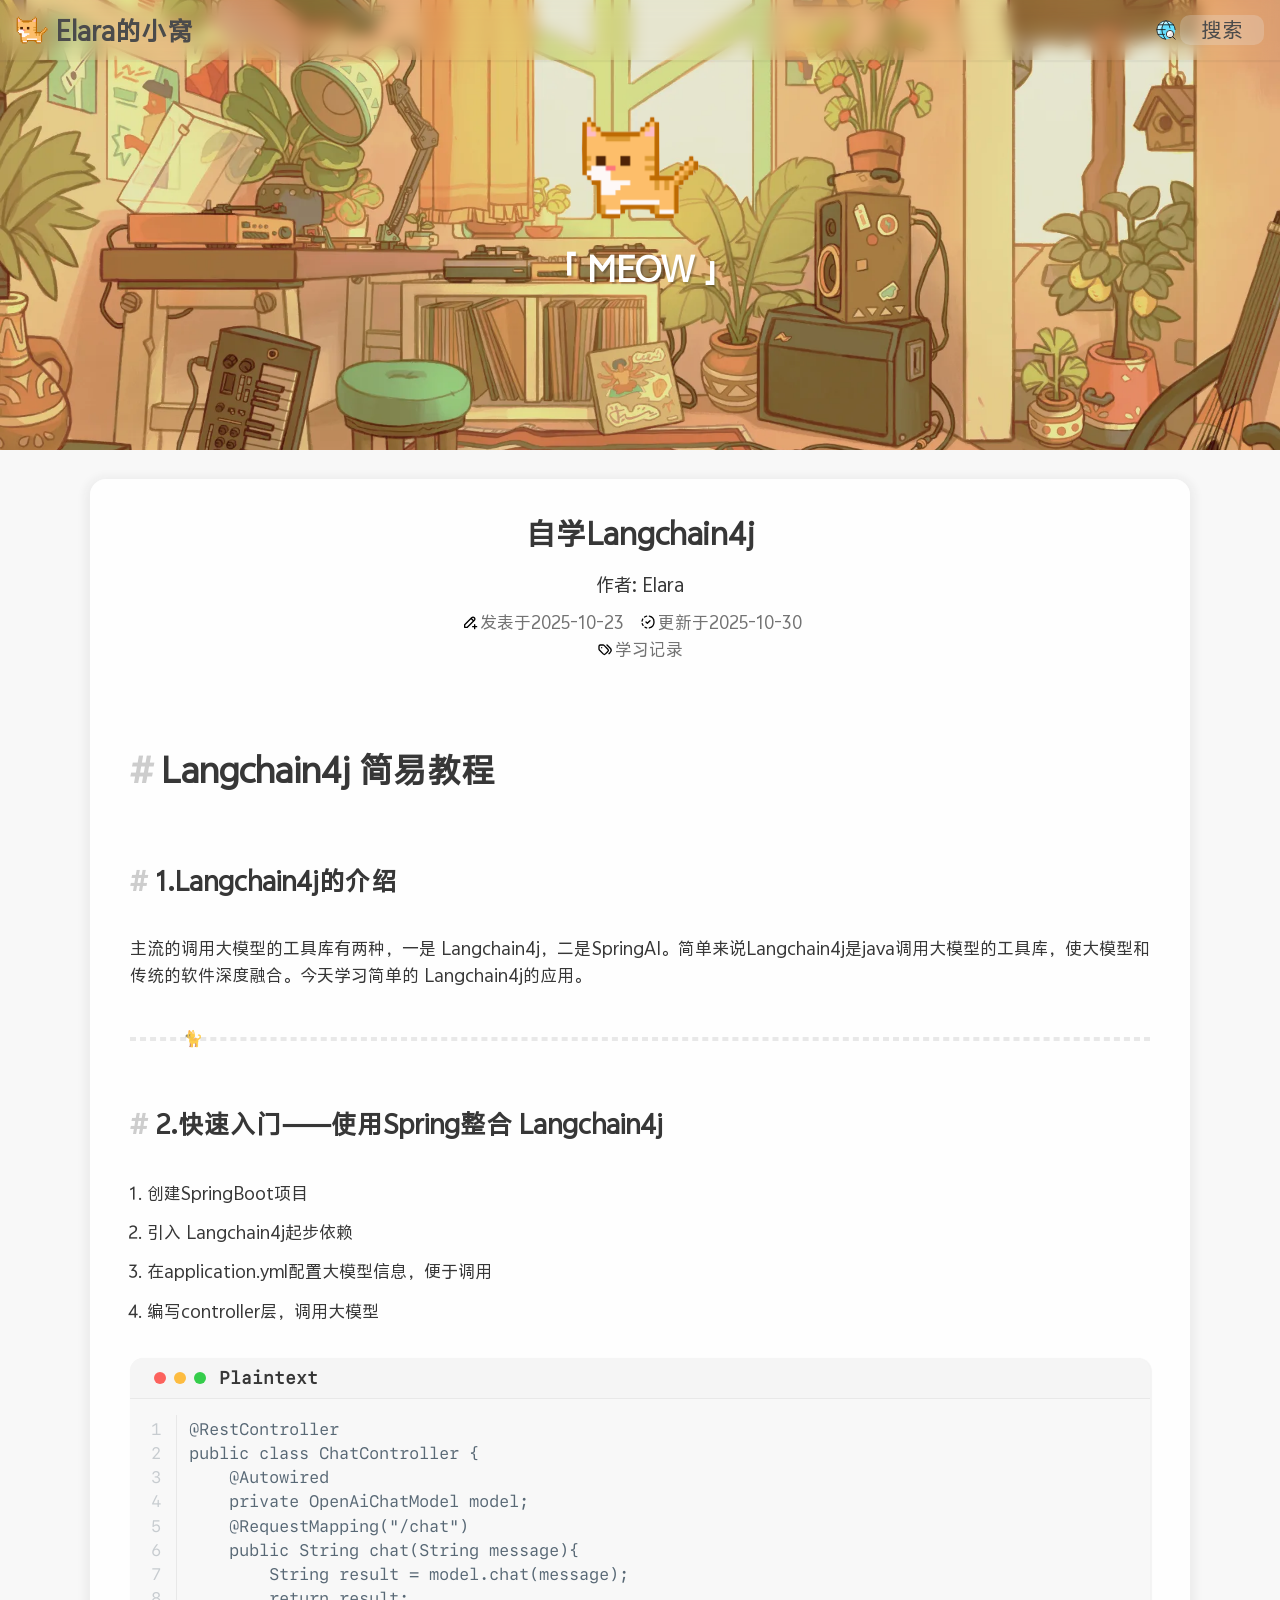
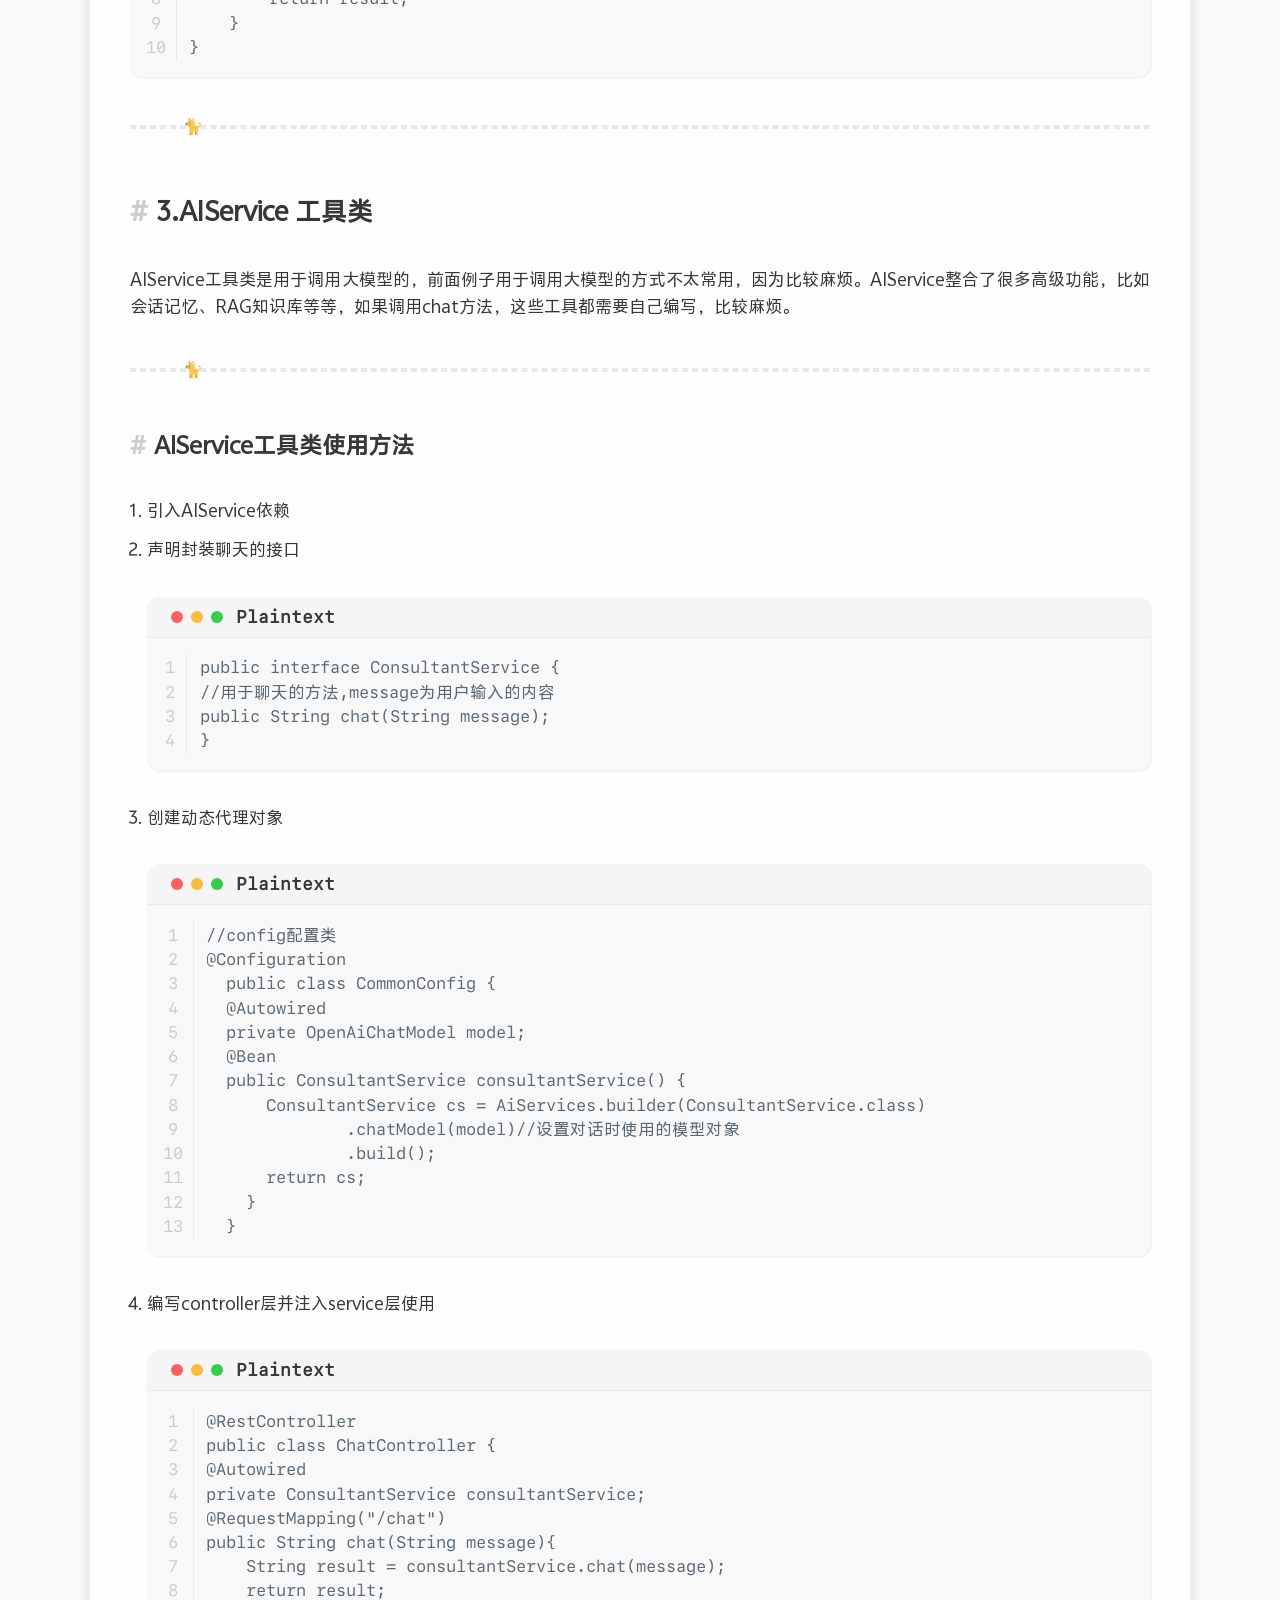
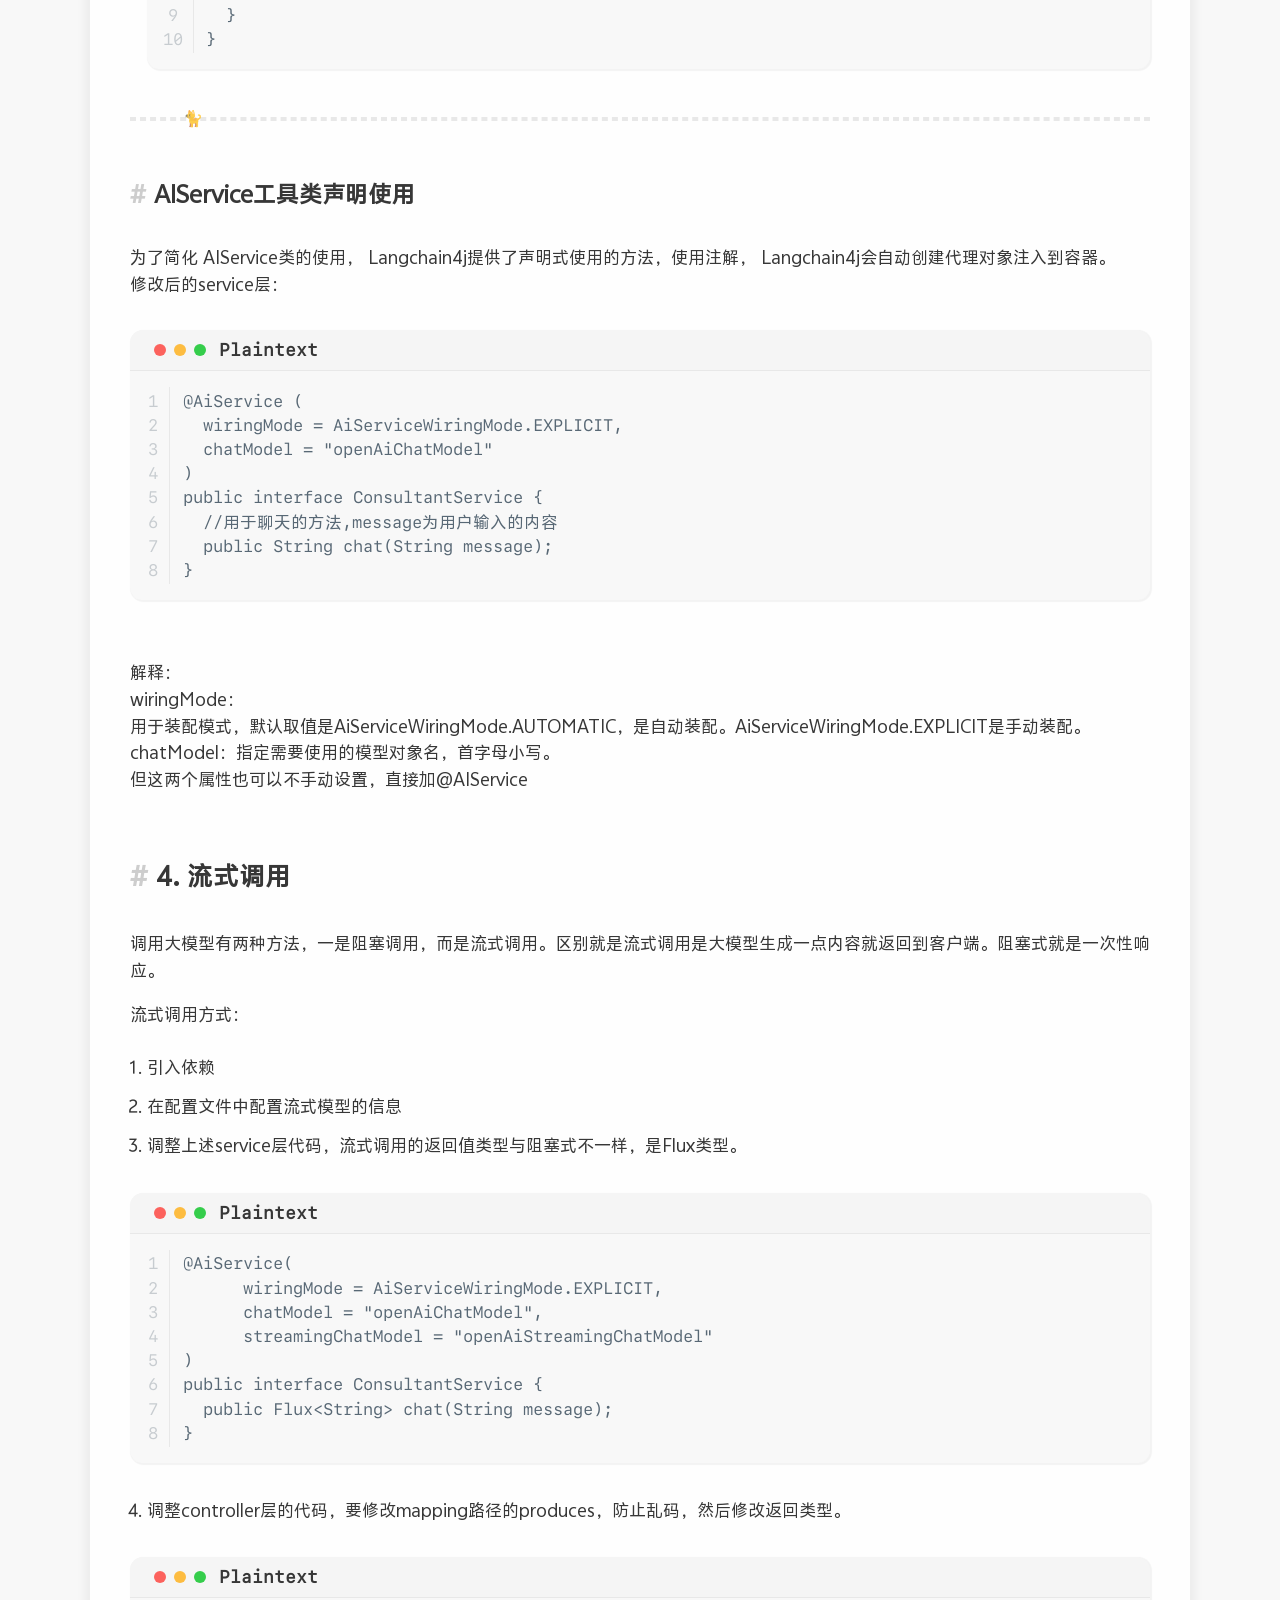
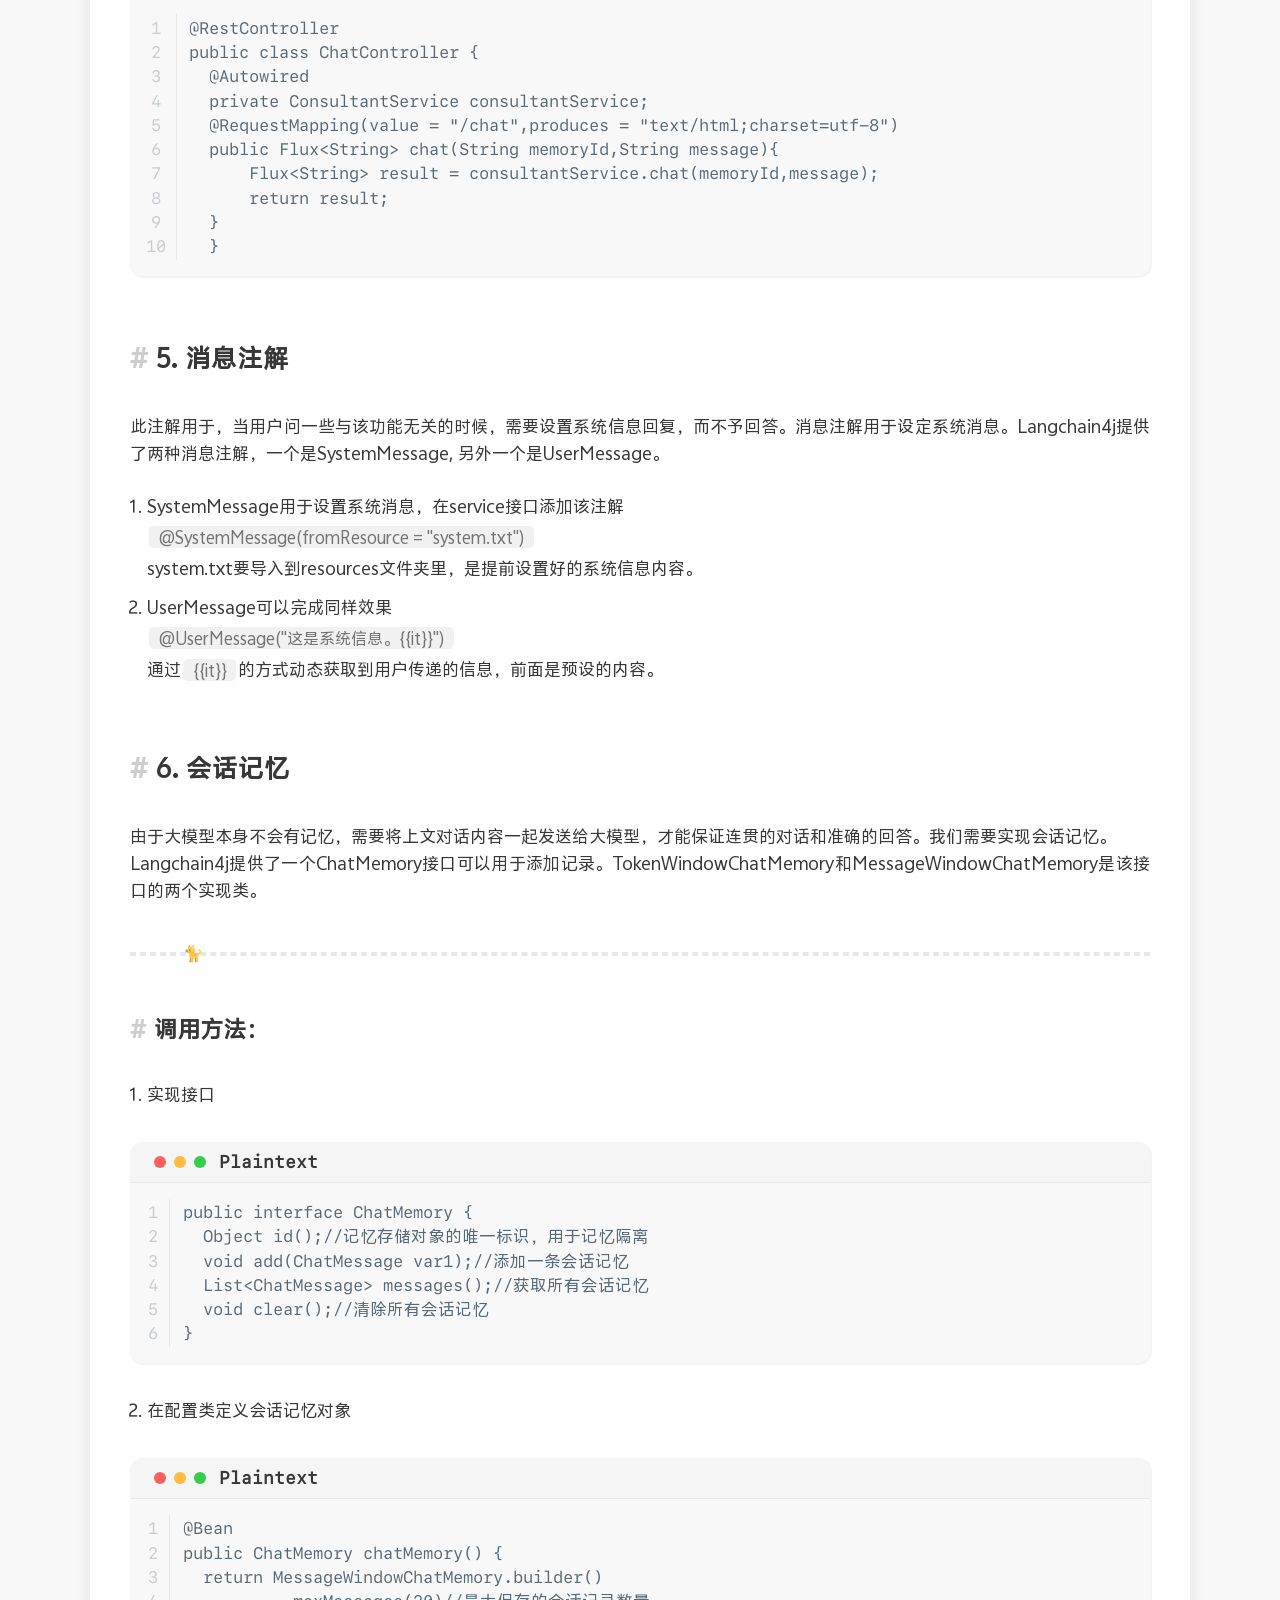
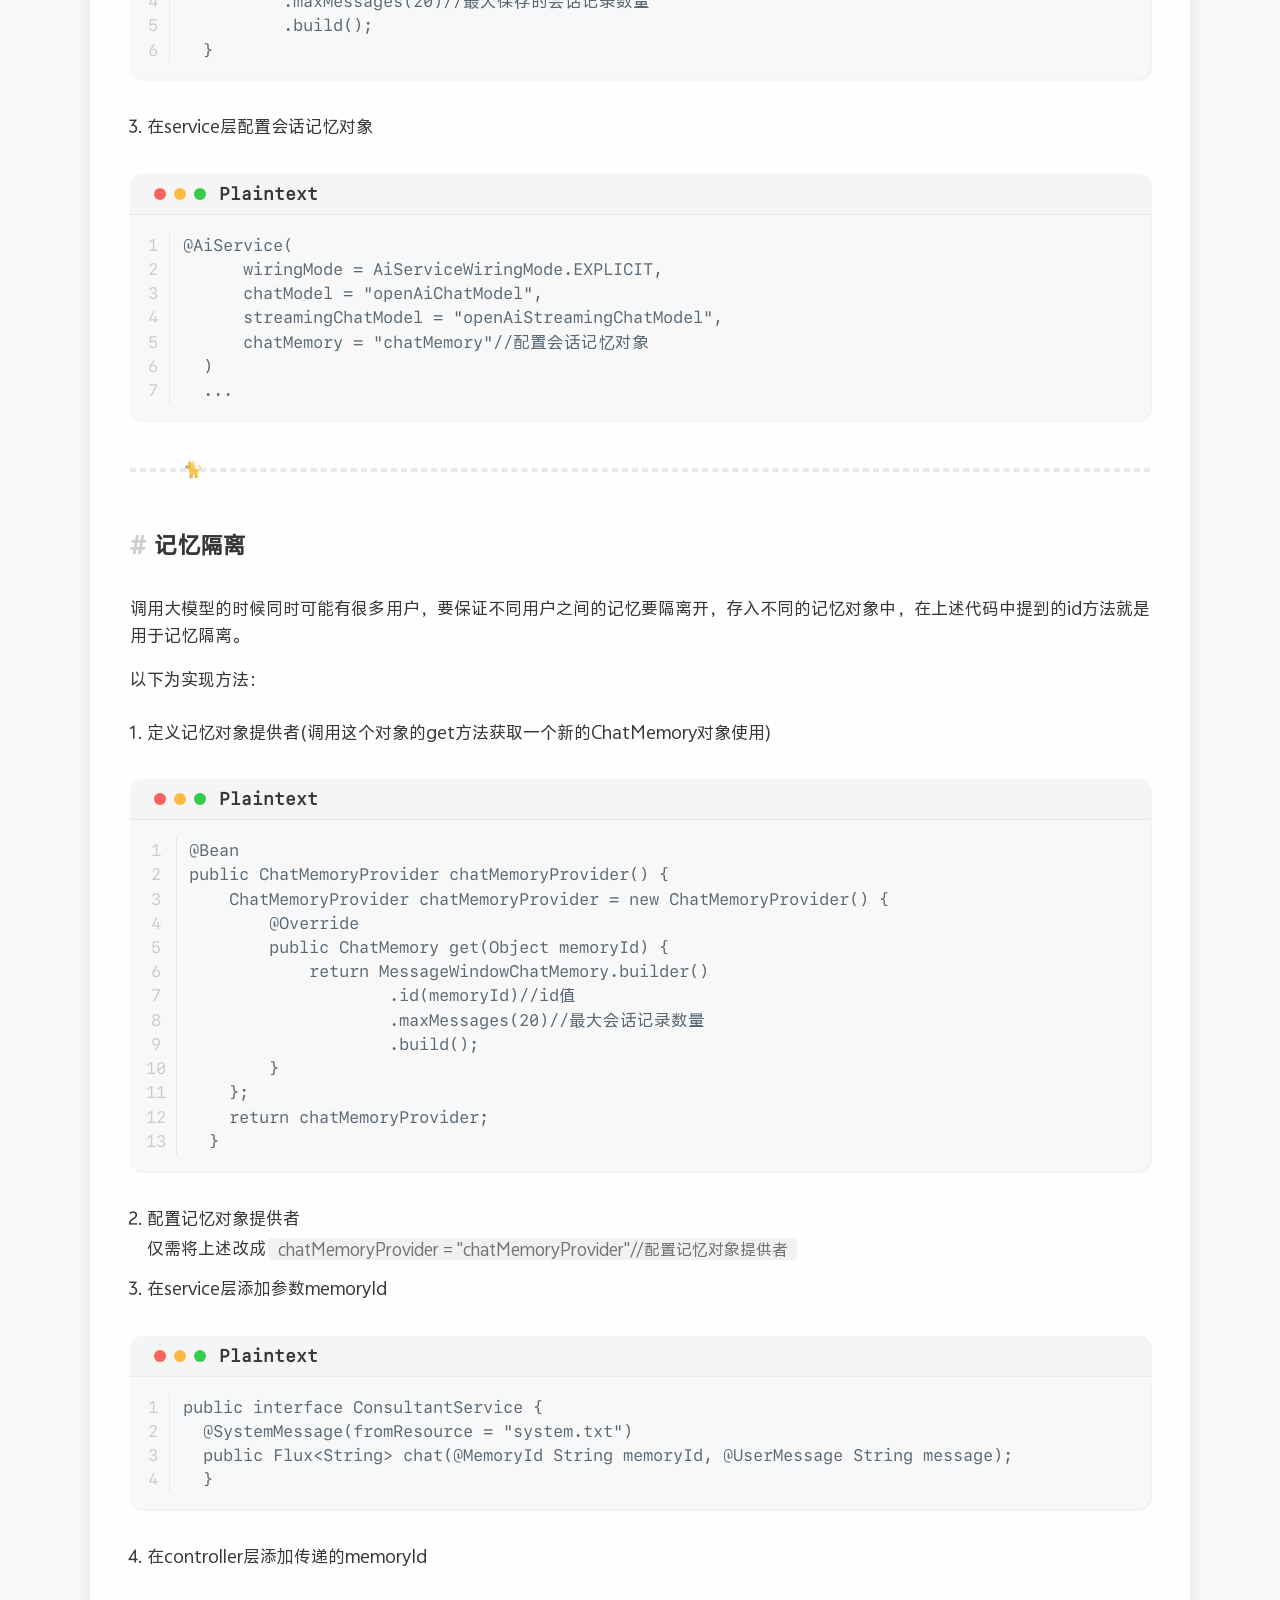
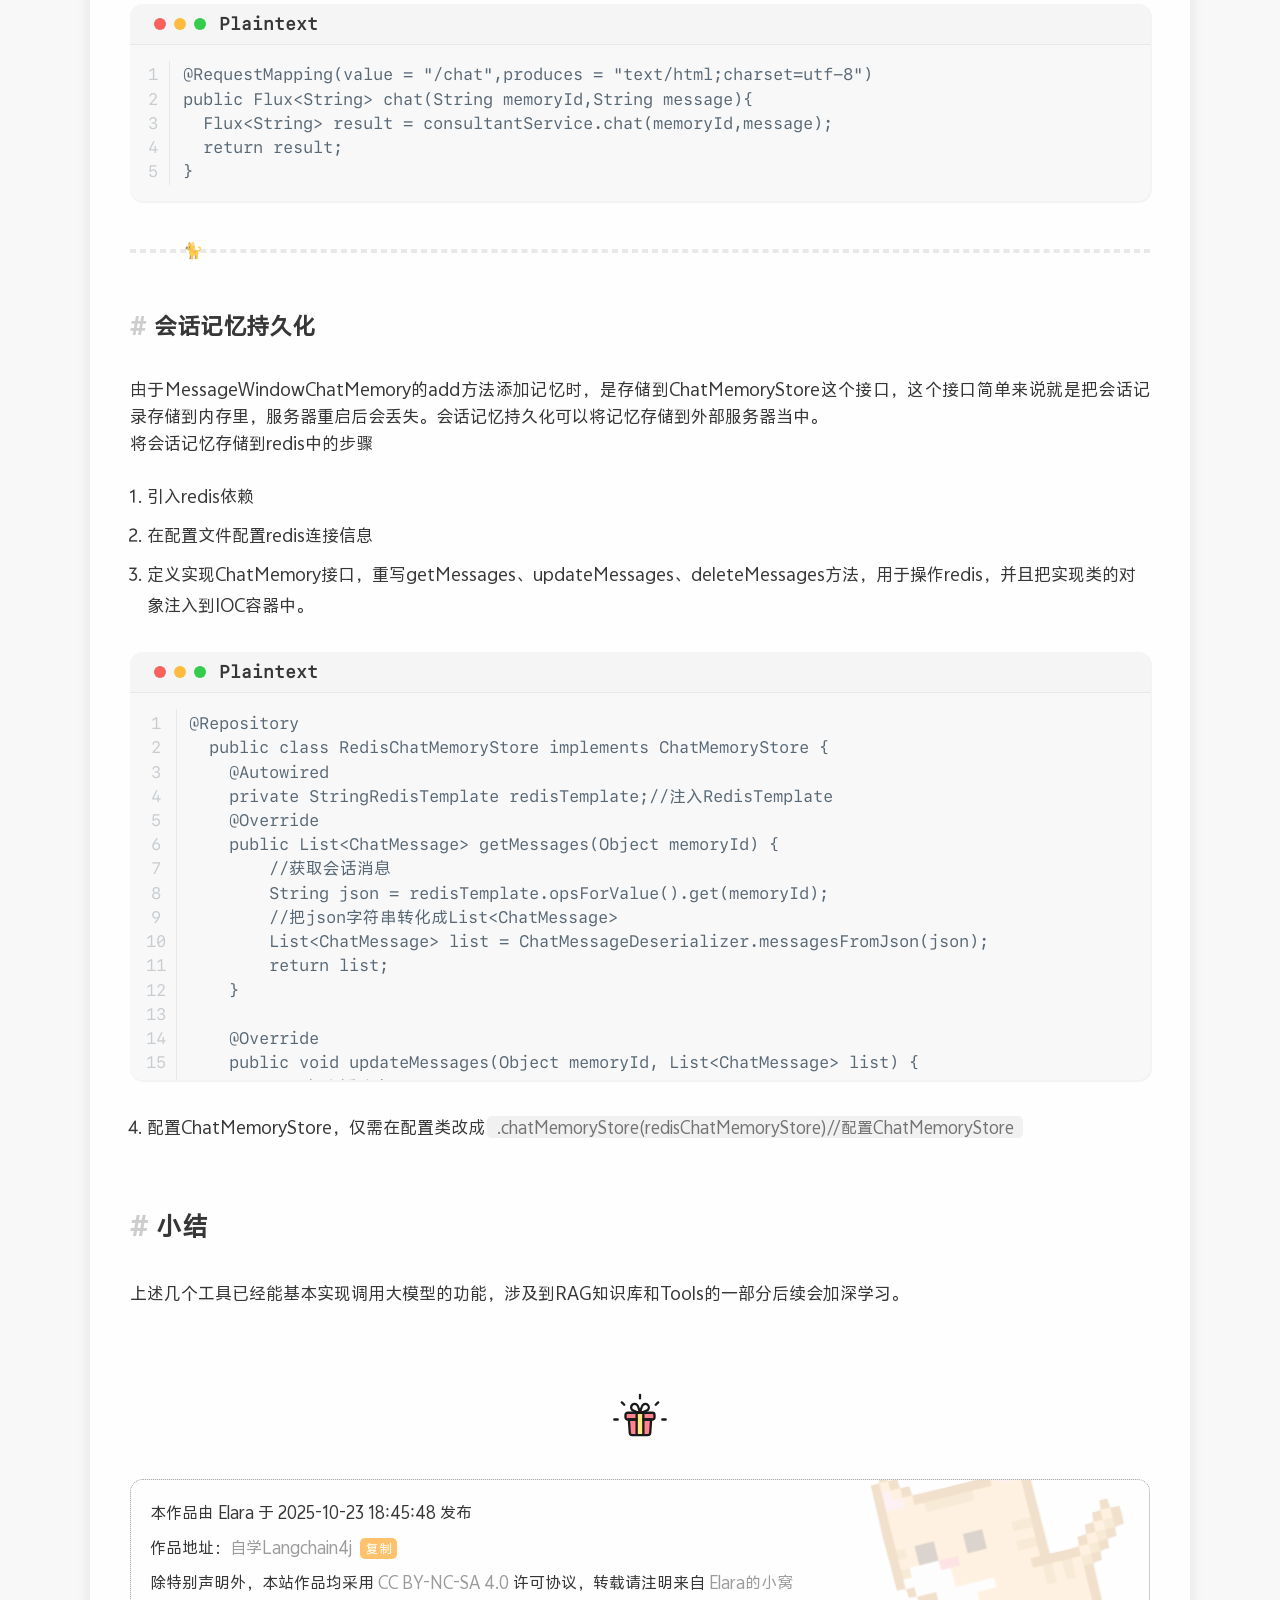
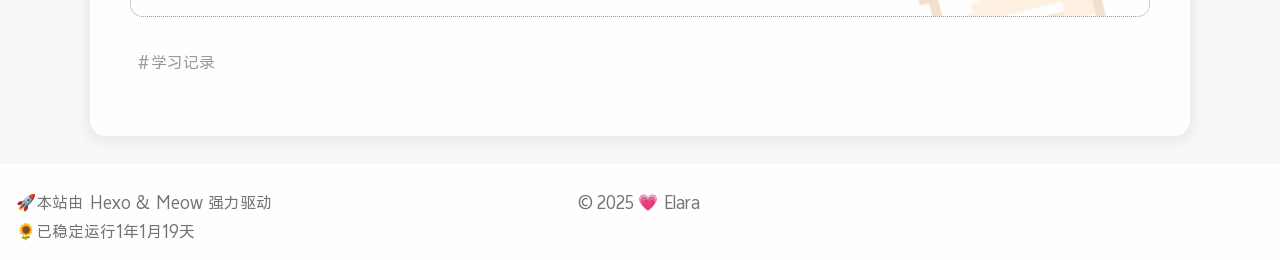
<file: 2025/10/23/自学Langchain4j/index.html>
<!DOCTYPE html><html lang="zh-CN"><head><meta charset="utf-8"/><meta name="viewport" content="width=device-width, initial-scale=1.0"/><meta name="author" content="Elara"/><meta name="copyright" content="Elara"/><meta name="theme-color" content="#FFB347"/><meta name="format-detection" content="telephone=no"/><meta name="keywords" content="学习记录"/><meta name="mobile-web-app-capable" content="yes"/><meta name="apple-mobile-web-app-capable" content="yes"/><meta name="apple-touch-fullscreen" content="yes"/><meta name="application-name" content="自学Langchain4j | Elara的小窝"/><meta name="apple-mobile-web-app-title" content="自学Langchain4j | Elara的小窝"/><meta name="apple-mobile-web-app-status-bar-style" content="#FFB347"/><link rel="canonical" href="http://example.com/2025/10/23/自学Langchain4j/"/><meta name="description" content="Langchain4j 简易教程1.Langchain4j的介绍  主流的调用大模型的工具库有两种，一是 Langchain4j，二是SpringAI。简单来说Langchain4j是java调用大模型的工具库，使大模型和传统的软件深度融合。今天学习简单的 Langchain4j的应用。  2.快速入门——使用Spring整合 Langchain4j 创建SpringBoot项目 引入 La...">
<meta property="og:type" content="article">
<meta property="og:title" content="自学Langchain4j | Elara的小窝">
<meta property="og:url" content="http://example.com/2025/10/23/%E8%87%AA%E5%AD%A6Langchain4j/index.html">
<meta property="og:site_name" content="Elara的小窝">
<meta property="og:description" content="Langchain4j 简易教程1.Langchain4j的介绍  主流的调用大模型的工具库有两种，一是 Langchain4j，二是SpringAI。简单来说Langchain4j是java调用大模型的工具库，使大模型和传统的软件深度融合。今天学习简单的 Langchain4j的应用。  2.快速入门——使用Spring整合 Langchain4j 创建SpringBoot项目 引入 La...">
<meta property="og:locale" content="zh_CN">
<meta property="og:image" content="http://example.com/images/lang.png">
<meta property="article:published_time" content="2025-10-23T10:45:48.000Z">
<meta property="article:modified_time" content="2025-10-30T15:28:44.096Z">
<meta property="article:author" content="Elara">
<meta property="article:tag" content="学习记录">
<meta name="twitter:card" content="summary_large_image">
<meta name="twitter:image" content="http://example.com/images/lang.png"><meta name="robots" content="index,follow"/><meta name="googlebot" content="index,follow"/><meta name="revisit-after" content="1 days"/><title>自学Langchain4j | Elara的小窝</title><link rel="shortcut icon" href="/assets/images/Hexo-Theme-MEOW.ico"><link rel="preconnect" href="/assets"/><link rel="preconnect" href="assets"/>
<link rel="stylesheet" href="/css/style.css">
<link rel="prefetch" href="/"/><link rel="prefetch" href="/archives"/><link rel="prefetch" href="/tags"/><meta name="generator" content="Hexo 8.0.0"></head><body bg-style="none"><header><div id="navbar"><div id="nav-info"><a id="site-icon" href="/" title="主页"><img src="/assets/images/Hexo-Theme-MEOW.png" alt="Logo"/></a><a id="site-name" href="/" title="主页"><div>Elara的小窝</div><img src="/assets/images/svg/uc/uc-home.svg" class="icon noview" alt="Icon"></a></div><div id="nav-menu"></div><div id="nav-function"><div id="search-btn"><a href="javascript:void(0);" title="搜索" accesskey="s"><img src="/assets/images/svg/uc/uc-search.svg" class="icon noview" alt="Icon"><span>搜索</span></a></div><div id="menu-btn"><a href="javascript:void(0);" title="打开菜单"><img src="/assets/images/svg/uc/uc-menu.svg" class="icon noview" alt="Icon"></a></div></div></div></header><div id="menu-aside"><div id="menu-aside-container"><div id="menu-aside-info"><a href="/" title="主页"><img src="/assets/images/Hexo-Theme-MEOW.png" alt="Logo"/></a><a href="/" title="主页">Elara的小窝</a></div><hr/></div></div><main><div class="banner"><div class="banner-info"><div class="banner-avatar"><img src="/assets/images/Hexo-Theme-MEOW.png" alt="Avatar"/></div><div class="banner-title">「 MEOW 」</div></div></div><div class="post-container"><div class="post-main"><div class="post-content"><h1 class="post-title">自学Langchain4j</h1><div class="post-author"><span>作者: Elara</span></div><div class="post-meta"><div class="post-info"><div class="post-date"><div class="post-pubdate"><img src="/assets/images/svg/ta/ta-pubdate.svg" class="icon noview" alt="Icon"><span>发表于2025-10-23</span></div><div class="post-update"><img src="/assets/images/svg/ta/ta-update.svg" class="icon noview" alt="Icon"><span>更新于2025-10-30</span></div></div><div class="post-read"></div></div><div class="post-attribute"><div class="post-tags"><img src="/assets/images/svg/ta/ta-tag.svg" class="icon noview" alt="Icon"><span><a class="post-tags-link" href="/tags/%E5%AD%A6%E4%B9%A0%E8%AE%B0%E5%BD%95/" rel="tag">学习记录</a></span></div></div></div><div class="post markdown" indent="false"><h1 id="Langchain4j-简易教程"><a href="#Langchain4j-简易教程" class="headerlink" title="Langchain4j 简易教程"></a>Langchain4j 简易教程</h1><h2 id="1-Langchain4j的介绍"><a href="#1-Langchain4j的介绍" class="headerlink" title="1.Langchain4j的介绍"></a>1.Langchain4j的介绍</h2><p>  主流的调用大模型的工具库有两种，一是 Langchain4j，二是SpringAI。简单来说Langchain4j是java调用大模型的工具库，使大模型和传统的软件深度融合。今天学习简单的 Langchain4j的应用。</p>
<hr>
<h2 id="2-快速入门——使用Spring整合-Langchain4j"><a href="#2-快速入门——使用Spring整合-Langchain4j" class="headerlink" title="2.快速入门——使用Spring整合 Langchain4j"></a>2.快速入门——使用Spring整合 Langchain4j</h2><ol>
<li>创建SpringBoot项目</li>
<li>引入 Langchain4j起步依赖</li>
<li>在application.yml配置大模型信息，便于调用</li>
<li>编写controller层，调用大模型</li>
</ol>
  <div class="code-container" code-lang="Plaintext"><div class="codebox"><figure class="highlight plaintext"><table><tr><td class="gutter"><pre><span class="line">1</span><br><span class="line">2</span><br><span class="line">3</span><br><span class="line">4</span><br><span class="line">5</span><br><span class="line">6</span><br><span class="line">7</span><br><span class="line">8</span><br><span class="line">9</span><br><span class="line">10</span><br></pre></td><td class="code"><pre><span class="line">@RestController</span><br><span class="line">public class ChatController &#123;</span><br><span class="line">    @Autowired</span><br><span class="line">    private OpenAiChatModel model; </span><br><span class="line">    @RequestMapping(&quot;/chat&quot;)</span><br><span class="line">    public String chat(String message)&#123;</span><br><span class="line">        String result = model.chat(message);</span><br><span class="line">        return result;</span><br><span class="line">    &#125;</span><br><span class="line">&#125;</span><br></pre></td></tr></table></figure><div class="code-fold" title="Fold/Open"><svg xmlns="http://www.w3.org/2000/svg" width="24" height="24" viewBox="0 0 24 24" fill="none" stroke="currentColor" stroke-width="2" stroke-linecap="round" stroke-linejoin="round"><path stroke="none" d="M0 0h24v24H0z" fill="none"/><path d="M6 9l6 6l6 -6" /></svg></div><div class="code-copy" title="Copy"><svg xmlns="http://www.w3.org/2000/svg" width="24" height="24" viewBox="0 0 24 24" fill="none" stroke="currentColor" stroke-width="2"  stroke-linecap="round" stroke-linejoin="round"><path stroke="none" d="M0 0h24v24H0z" fill="none"/><path d="M7 7m0 2.667a2.667 2.667 0 0 1 2.667 -2.667h8.666a2.667 2.667 0 0 1 2.667 2.667v8.666a2.667 2.667 0 0 1 -2.667 2.667h-8.666a2.667 2.667 0 0 1 -2.667 -2.667z" /><path d="M4.012 16.737a2.005 2.005 0 0 1 -1.012 -1.737v-10c0 -1.1 .9 -2 2 -2h10c.75 0 1.158 .385 1.5 1" /></svg></div></div></div>

<hr>
<h2 id="3-AIService-工具类"><a href="#3-AIService-工具类" class="headerlink" title="3.AIService 工具类"></a>3.AIService 工具类</h2><p>  AIService工具类是用于调用大模型的，前面例子用于调用大模型的方式不太常用，因为比较麻烦。AIService整合了很多高级功能，比如会话记忆、RAG知识库等等，如果调用chat方法，这些工具都需要自己编写，比较麻烦。</p>
<hr>
<h3 id="AIService工具类使用方法"><a href="#AIService工具类使用方法" class="headerlink" title="AIService工具类使用方法"></a>AIService工具类使用方法</h3><ol>
<li>引入AIService依赖</li>
<li>声明封装聊天的接口   <div class="code-container" code-lang="Plaintext"><div class="codebox"><figure class="highlight plaintext"><table><tr><td class="gutter"><pre><span class="line">1</span><br><span class="line">2</span><br><span class="line">3</span><br><span class="line">4</span><br></pre></td><td class="code"><pre><span class="line">public interface ConsultantService &#123;</span><br><span class="line">//用于聊天的方法,message为用户输入的内容</span><br><span class="line">public String chat(String message);</span><br><span class="line">&#125;</span><br></pre></td></tr></table></figure><div class="code-fold" title="Fold/Open"><svg xmlns="http://www.w3.org/2000/svg" width="24" height="24" viewBox="0 0 24 24" fill="none" stroke="currentColor" stroke-width="2" stroke-linecap="round" stroke-linejoin="round"><path stroke="none" d="M0 0h24v24H0z" fill="none"/><path d="M6 9l6 6l6 -6" /></svg></div><div class="code-copy" title="Copy"><svg xmlns="http://www.w3.org/2000/svg" width="24" height="24" viewBox="0 0 24 24" fill="none" stroke="currentColor" stroke-width="2"  stroke-linecap="round" stroke-linejoin="round"><path stroke="none" d="M0 0h24v24H0z" fill="none"/><path d="M7 7m0 2.667a2.667 2.667 0 0 1 2.667 -2.667h8.666a2.667 2.667 0 0 1 2.667 2.667v8.666a2.667 2.667 0 0 1 -2.667 2.667h-8.666a2.667 2.667 0 0 1 -2.667 -2.667z" /><path d="M4.012 16.737a2.005 2.005 0 0 1 -1.012 -1.737v-10c0 -1.1 .9 -2 2 -2h10c.75 0 1.158 .385 1.5 1" /></svg></div></div></div></li>
<li>创建动态代理对象 <div class="code-container" code-lang="Plaintext"><div class="codebox"><figure class="highlight plaintext"><table><tr><td class="gutter"><pre><span class="line">1</span><br><span class="line">2</span><br><span class="line">3</span><br><span class="line">4</span><br><span class="line">5</span><br><span class="line">6</span><br><span class="line">7</span><br><span class="line">8</span><br><span class="line">9</span><br><span class="line">10</span><br><span class="line">11</span><br><span class="line">12</span><br><span class="line">13</span><br></pre></td><td class="code"><pre><span class="line">//config配置类</span><br><span class="line">@Configuration</span><br><span class="line">  public class CommonConfig &#123;</span><br><span class="line">  @Autowired</span><br><span class="line">  private OpenAiChatModel model;</span><br><span class="line">  @Bean         </span><br><span class="line">  public ConsultantService consultantService() &#123;</span><br><span class="line">      ConsultantService cs = AiServices.builder(ConsultantService.class)</span><br><span class="line">              .chatModel(model)//设置对话时使用的模型对象</span><br><span class="line">              .build();</span><br><span class="line">      return cs;</span><br><span class="line">    &#125;</span><br><span class="line">  &#125;</span><br></pre></td></tr></table></figure><div class="code-fold" title="Fold/Open"><svg xmlns="http://www.w3.org/2000/svg" width="24" height="24" viewBox="0 0 24 24" fill="none" stroke="currentColor" stroke-width="2" stroke-linecap="round" stroke-linejoin="round"><path stroke="none" d="M0 0h24v24H0z" fill="none"/><path d="M6 9l6 6l6 -6" /></svg></div><div class="code-copy" title="Copy"><svg xmlns="http://www.w3.org/2000/svg" width="24" height="24" viewBox="0 0 24 24" fill="none" stroke="currentColor" stroke-width="2"  stroke-linecap="round" stroke-linejoin="round"><path stroke="none" d="M0 0h24v24H0z" fill="none"/><path d="M7 7m0 2.667a2.667 2.667 0 0 1 2.667 -2.667h8.666a2.667 2.667 0 0 1 2.667 2.667v8.666a2.667 2.667 0 0 1 -2.667 2.667h-8.666a2.667 2.667 0 0 1 -2.667 -2.667z" /><path d="M4.012 16.737a2.005 2.005 0 0 1 -1.012 -1.737v-10c0 -1.1 .9 -2 2 -2h10c.75 0 1.158 .385 1.5 1" /></svg></div></div></div></li>
<li>编写controller层并注入service层使用   <div class="code-container" code-lang="Plaintext"><div class="codebox"><figure class="highlight plaintext"><table><tr><td class="gutter"><pre><span class="line">1</span><br><span class="line">2</span><br><span class="line">3</span><br><span class="line">4</span><br><span class="line">5</span><br><span class="line">6</span><br><span class="line">7</span><br><span class="line">8</span><br><span class="line">9</span><br><span class="line">10</span><br></pre></td><td class="code"><pre><span class="line">@RestController</span><br><span class="line">public class ChatController &#123;</span><br><span class="line">@Autowired</span><br><span class="line">private ConsultantService consultantService;</span><br><span class="line">@RequestMapping(&quot;/chat&quot;)</span><br><span class="line">public String chat(String message)&#123;</span><br><span class="line">    String result = consultantService.chat(message);</span><br><span class="line">    return result;</span><br><span class="line">  &#125;</span><br><span class="line">&#125;</span><br></pre></td></tr></table></figure><div class="code-fold" title="Fold/Open"><svg xmlns="http://www.w3.org/2000/svg" width="24" height="24" viewBox="0 0 24 24" fill="none" stroke="currentColor" stroke-width="2" stroke-linecap="round" stroke-linejoin="round"><path stroke="none" d="M0 0h24v24H0z" fill="none"/><path d="M6 9l6 6l6 -6" /></svg></div><div class="code-copy" title="Copy"><svg xmlns="http://www.w3.org/2000/svg" width="24" height="24" viewBox="0 0 24 24" fill="none" stroke="currentColor" stroke-width="2"  stroke-linecap="round" stroke-linejoin="round"><path stroke="none" d="M0 0h24v24H0z" fill="none"/><path d="M7 7m0 2.667a2.667 2.667 0 0 1 2.667 -2.667h8.666a2.667 2.667 0 0 1 2.667 2.667v8.666a2.667 2.667 0 0 1 -2.667 2.667h-8.666a2.667 2.667 0 0 1 -2.667 -2.667z" /><path d="M4.012 16.737a2.005 2.005 0 0 1 -1.012 -1.737v-10c0 -1.1 .9 -2 2 -2h10c.75 0 1.158 .385 1.5 1" /></svg></div></div></div></li>
</ol>
<hr>
<h3 id="AIService工具类声明使用"><a href="#AIService工具类声明使用" class="headerlink" title="AIService工具类声明使用"></a>AIService工具类声明使用</h3><p>  为了简化 AIService类的使用， Langchain4j提供了声明式使用的方法，使用注解， Langchain4j会自动创建代理对象注入到容器。<br>  修改后的service层：<br>    <div class="code-container" code-lang="Plaintext"><div class="codebox"><figure class="highlight plaintext"><table><tr><td class="gutter"><pre><span class="line">1</span><br><span class="line">2</span><br><span class="line">3</span><br><span class="line">4</span><br><span class="line">5</span><br><span class="line">6</span><br><span class="line">7</span><br><span class="line">8</span><br></pre></td><td class="code"><pre><span class="line">@AiService (</span><br><span class="line">  wiringMode = AiServiceWiringMode.EXPLICIT,</span><br><span class="line">  chatModel = &quot;openAiChatModel&quot;</span><br><span class="line">)</span><br><span class="line">public interface ConsultantService &#123;</span><br><span class="line">  //用于聊天的方法,message为用户输入的内容</span><br><span class="line">  public String chat(String message);</span><br><span class="line">&#125;</span><br></pre></td></tr></table></figure><div class="code-fold" title="Fold/Open"><svg xmlns="http://www.w3.org/2000/svg" width="24" height="24" viewBox="0 0 24 24" fill="none" stroke="currentColor" stroke-width="2" stroke-linecap="round" stroke-linejoin="round"><path stroke="none" d="M0 0h24v24H0z" fill="none"/><path d="M6 9l6 6l6 -6" /></svg></div><div class="code-copy" title="Copy"><svg xmlns="http://www.w3.org/2000/svg" width="24" height="24" viewBox="0 0 24 24" fill="none" stroke="currentColor" stroke-width="2"  stroke-linecap="round" stroke-linejoin="round"><path stroke="none" d="M0 0h24v24H0z" fill="none"/><path d="M7 7m0 2.667a2.667 2.667 0 0 1 2.667 -2.667h8.666a2.667 2.667 0 0 1 2.667 2.667v8.666a2.667 2.667 0 0 1 -2.667 2.667h-8.666a2.667 2.667 0 0 1 -2.667 -2.667z" /><path d="M4.012 16.737a2.005 2.005 0 0 1 -1.012 -1.737v-10c0 -1.1 .9 -2 2 -2h10c.75 0 1.158 .385 1.5 1" /></svg></div></div></div><br>  解释：<br>    wiringMode：<br>    用于装配模式，默认取值是AiServiceWiringMode.AUTOMATIC，是自动装配。AiServiceWiringMode.EXPLICIT是手动装配。<br>    chatModel：指定需要使用的模型对象名，首字母小写。<br>  但这两个属性也可以不手动设置，直接加@AIService</p>
<h2 id="4-流式调用"><a href="#4-流式调用" class="headerlink" title="4. 流式调用"></a>4. 流式调用</h2><p>  调用大模型有两种方法，一是阻塞调用，而是流式调用。区别就是流式调用是大模型生成一点内容就返回到客户端。阻塞式就是一次性响应。</p>
<p>  流式调用方式：</p>
<ol>
<li>引入依赖</li>
<li>在配置文件中配置流式模型的信息</li>
<li>调整上述service层代码，流式调用的返回值类型与阻塞式不一样，是Flux类型。</li>
</ol>
  <div class="code-container" code-lang="Plaintext"><div class="codebox"><figure class="highlight plaintext"><table><tr><td class="gutter"><pre><span class="line">1</span><br><span class="line">2</span><br><span class="line">3</span><br><span class="line">4</span><br><span class="line">5</span><br><span class="line">6</span><br><span class="line">7</span><br><span class="line">8</span><br></pre></td><td class="code"><pre><span class="line">@AiService(</span><br><span class="line">      wiringMode = AiServiceWiringMode.EXPLICIT,</span><br><span class="line">      chatModel = &quot;openAiChatModel&quot;,</span><br><span class="line">      streamingChatModel = &quot;openAiStreamingChatModel&quot;</span><br><span class="line">)</span><br><span class="line">public interface ConsultantService &#123;</span><br><span class="line">  public Flux&lt;String&gt; chat(String message);</span><br><span class="line">&#125;</span><br></pre></td></tr></table></figure><div class="code-fold" title="Fold/Open"><svg xmlns="http://www.w3.org/2000/svg" width="24" height="24" viewBox="0 0 24 24" fill="none" stroke="currentColor" stroke-width="2" stroke-linecap="round" stroke-linejoin="round"><path stroke="none" d="M0 0h24v24H0z" fill="none"/><path d="M6 9l6 6l6 -6" /></svg></div><div class="code-copy" title="Copy"><svg xmlns="http://www.w3.org/2000/svg" width="24" height="24" viewBox="0 0 24 24" fill="none" stroke="currentColor" stroke-width="2"  stroke-linecap="round" stroke-linejoin="round"><path stroke="none" d="M0 0h24v24H0z" fill="none"/><path d="M7 7m0 2.667a2.667 2.667 0 0 1 2.667 -2.667h8.666a2.667 2.667 0 0 1 2.667 2.667v8.666a2.667 2.667 0 0 1 -2.667 2.667h-8.666a2.667 2.667 0 0 1 -2.667 -2.667z" /><path d="M4.012 16.737a2.005 2.005 0 0 1 -1.012 -1.737v-10c0 -1.1 .9 -2 2 -2h10c.75 0 1.158 .385 1.5 1" /></svg></div></div></div>
<ol start="4">
<li>调整controller层的代码，要修改mapping路径的produces，防止乱码，然后修改返回类型。</li>
</ol>
  <div class="code-container" code-lang="Plaintext"><div class="codebox"><figure class="highlight plaintext"><table><tr><td class="gutter"><pre><span class="line">1</span><br><span class="line">2</span><br><span class="line">3</span><br><span class="line">4</span><br><span class="line">5</span><br><span class="line">6</span><br><span class="line">7</span><br><span class="line">8</span><br><span class="line">9</span><br><span class="line">10</span><br></pre></td><td class="code"><pre><span class="line">@RestController</span><br><span class="line">public class ChatController &#123;</span><br><span class="line">  @Autowired</span><br><span class="line">  private ConsultantService consultantService;</span><br><span class="line">  @RequestMapping(value = &quot;/chat&quot;,produces = &quot;text/html;charset=utf-8&quot;)</span><br><span class="line">  public Flux&lt;String&gt; chat(String memoryId,String message)&#123;</span><br><span class="line">      Flux&lt;String&gt; result = consultantService.chat(memoryId,message);</span><br><span class="line">      return result;</span><br><span class="line">  &#125;</span><br><span class="line">  &#125;</span><br></pre></td></tr></table></figure><div class="code-fold" title="Fold/Open"><svg xmlns="http://www.w3.org/2000/svg" width="24" height="24" viewBox="0 0 24 24" fill="none" stroke="currentColor" stroke-width="2" stroke-linecap="round" stroke-linejoin="round"><path stroke="none" d="M0 0h24v24H0z" fill="none"/><path d="M6 9l6 6l6 -6" /></svg></div><div class="code-copy" title="Copy"><svg xmlns="http://www.w3.org/2000/svg" width="24" height="24" viewBox="0 0 24 24" fill="none" stroke="currentColor" stroke-width="2"  stroke-linecap="round" stroke-linejoin="round"><path stroke="none" d="M0 0h24v24H0z" fill="none"/><path d="M7 7m0 2.667a2.667 2.667 0 0 1 2.667 -2.667h8.666a2.667 2.667 0 0 1 2.667 2.667v8.666a2.667 2.667 0 0 1 -2.667 2.667h-8.666a2.667 2.667 0 0 1 -2.667 -2.667z" /><path d="M4.012 16.737a2.005 2.005 0 0 1 -1.012 -1.737v-10c0 -1.1 .9 -2 2 -2h10c.75 0 1.158 .385 1.5 1" /></svg></div></div></div>

<h2 id="5-消息注解"><a href="#5-消息注解" class="headerlink" title="5. 消息注解"></a>5. 消息注解</h2><p>  此注解用于，当用户问一些与该功能无关的时候，需要设置系统信息回复，而不予回答。消息注解用于设定系统消息。Langchain4j提供了两种消息注解，一个是SystemMessage, 另外一个是UserMessage。</p>
<ol>
<li>SystemMessage用于设置系统消息，在service接口添加该注解<br>  <code>@SystemMessage(fromResource = &quot;system.txt&quot;)</code><br>  system.txt要导入到resources文件夹里，是提前设置好的系统信息内容。</li>
<li>UserMessage可以完成同样效果<br>  <code>@UserMessage(&quot;这是系统信息。&#123;&#123;it&#125;&#125;&quot;)</code><br>  通过<code>&#123;&#123;it&#125;&#125;</code>的方式动态获取到用户传递的信息，前面是预设的内容。</li>
</ol>
<h2 id="6-会话记忆"><a href="#6-会话记忆" class="headerlink" title="6. 会话记忆"></a>6. 会话记忆</h2><p>  由于大模型本身不会有记忆，需要将上文对话内容一起发送给大模型，才能保证连贯的对话和准确的回答。我们需要实现会话记忆。<br>  Langchain4j提供了一个ChatMemory接口可以用于添加记录。TokenWindowChatMemory和MessageWindowChatMemory是该接口的两个实现类。</p>
<hr>
<h3 id="调用方法："><a href="#调用方法：" class="headerlink" title="调用方法："></a>调用方法：</h3><ol>
<li>实现接口</li>
</ol>
  <div class="code-container" code-lang="Plaintext"><div class="codebox"><figure class="highlight plaintext"><table><tr><td class="gutter"><pre><span class="line">1</span><br><span class="line">2</span><br><span class="line">3</span><br><span class="line">4</span><br><span class="line">5</span><br><span class="line">6</span><br></pre></td><td class="code"><pre><span class="line">public interface ChatMemory &#123;</span><br><span class="line">  Object id();//记忆存储对象的唯一标识，用于记忆隔离</span><br><span class="line">  void add(ChatMessage var1);//添加一条会话记忆</span><br><span class="line">  List&lt;ChatMessage&gt; messages();//获取所有会话记忆</span><br><span class="line">  void clear();//清除所有会话记忆</span><br><span class="line">&#125;</span><br></pre></td></tr></table></figure><div class="code-fold" title="Fold/Open"><svg xmlns="http://www.w3.org/2000/svg" width="24" height="24" viewBox="0 0 24 24" fill="none" stroke="currentColor" stroke-width="2" stroke-linecap="round" stroke-linejoin="round"><path stroke="none" d="M0 0h24v24H0z" fill="none"/><path d="M6 9l6 6l6 -6" /></svg></div><div class="code-copy" title="Copy"><svg xmlns="http://www.w3.org/2000/svg" width="24" height="24" viewBox="0 0 24 24" fill="none" stroke="currentColor" stroke-width="2"  stroke-linecap="round" stroke-linejoin="round"><path stroke="none" d="M0 0h24v24H0z" fill="none"/><path d="M7 7m0 2.667a2.667 2.667 0 0 1 2.667 -2.667h8.666a2.667 2.667 0 0 1 2.667 2.667v8.666a2.667 2.667 0 0 1 -2.667 2.667h-8.666a2.667 2.667 0 0 1 -2.667 -2.667z" /><path d="M4.012 16.737a2.005 2.005 0 0 1 -1.012 -1.737v-10c0 -1.1 .9 -2 2 -2h10c.75 0 1.158 .385 1.5 1" /></svg></div></div></div>
<ol start="2">
<li>在配置类定义会话记忆对象</li>
</ol>
  <div class="code-container" code-lang="Plaintext"><div class="codebox"><figure class="highlight plaintext"><table><tr><td class="gutter"><pre><span class="line">1</span><br><span class="line">2</span><br><span class="line">3</span><br><span class="line">4</span><br><span class="line">5</span><br><span class="line">6</span><br></pre></td><td class="code"><pre><span class="line">@Bean</span><br><span class="line">public ChatMemory chatMemory() &#123;</span><br><span class="line">  return MessageWindowChatMemory.builder()</span><br><span class="line">          .maxMessages(20)//最大保存的会话记录数量</span><br><span class="line">          .build();</span><br><span class="line">  &#125;</span><br></pre></td></tr></table></figure><div class="code-fold" title="Fold/Open"><svg xmlns="http://www.w3.org/2000/svg" width="24" height="24" viewBox="0 0 24 24" fill="none" stroke="currentColor" stroke-width="2" stroke-linecap="round" stroke-linejoin="round"><path stroke="none" d="M0 0h24v24H0z" fill="none"/><path d="M6 9l6 6l6 -6" /></svg></div><div class="code-copy" title="Copy"><svg xmlns="http://www.w3.org/2000/svg" width="24" height="24" viewBox="0 0 24 24" fill="none" stroke="currentColor" stroke-width="2"  stroke-linecap="round" stroke-linejoin="round"><path stroke="none" d="M0 0h24v24H0z" fill="none"/><path d="M7 7m0 2.667a2.667 2.667 0 0 1 2.667 -2.667h8.666a2.667 2.667 0 0 1 2.667 2.667v8.666a2.667 2.667 0 0 1 -2.667 2.667h-8.666a2.667 2.667 0 0 1 -2.667 -2.667z" /><path d="M4.012 16.737a2.005 2.005 0 0 1 -1.012 -1.737v-10c0 -1.1 .9 -2 2 -2h10c.75 0 1.158 .385 1.5 1" /></svg></div></div></div>
<ol start="3">
<li>在service层配置会话记忆对象</li>
</ol>
  <div class="code-container" code-lang="Plaintext"><div class="codebox"><figure class="highlight plaintext"><table><tr><td class="gutter"><pre><span class="line">1</span><br><span class="line">2</span><br><span class="line">3</span><br><span class="line">4</span><br><span class="line">5</span><br><span class="line">6</span><br><span class="line">7</span><br></pre></td><td class="code"><pre><span class="line">@AiService(</span><br><span class="line">      wiringMode = AiServiceWiringMode.EXPLICIT,</span><br><span class="line">      chatModel = &quot;openAiChatModel&quot;,</span><br><span class="line">      streamingChatModel = &quot;openAiStreamingChatModel&quot;,</span><br><span class="line">      chatMemory = &quot;chatMemory&quot;//配置会话记忆对象</span><br><span class="line">  )</span><br><span class="line">  ...</span><br></pre></td></tr></table></figure><div class="code-fold" title="Fold/Open"><svg xmlns="http://www.w3.org/2000/svg" width="24" height="24" viewBox="0 0 24 24" fill="none" stroke="currentColor" stroke-width="2" stroke-linecap="round" stroke-linejoin="round"><path stroke="none" d="M0 0h24v24H0z" fill="none"/><path d="M6 9l6 6l6 -6" /></svg></div><div class="code-copy" title="Copy"><svg xmlns="http://www.w3.org/2000/svg" width="24" height="24" viewBox="0 0 24 24" fill="none" stroke="currentColor" stroke-width="2"  stroke-linecap="round" stroke-linejoin="round"><path stroke="none" d="M0 0h24v24H0z" fill="none"/><path d="M7 7m0 2.667a2.667 2.667 0 0 1 2.667 -2.667h8.666a2.667 2.667 0 0 1 2.667 2.667v8.666a2.667 2.667 0 0 1 -2.667 2.667h-8.666a2.667 2.667 0 0 1 -2.667 -2.667z" /><path d="M4.012 16.737a2.005 2.005 0 0 1 -1.012 -1.737v-10c0 -1.1 .9 -2 2 -2h10c.75 0 1.158 .385 1.5 1" /></svg></div></div></div>
<hr>
<h3 id="记忆隔离"><a href="#记忆隔离" class="headerlink" title="记忆隔离"></a>记忆隔离</h3><p>  调用大模型的时候同时可能有很多用户，要保证不同用户之间的记忆要隔离开，存入不同的记忆对象中，在上述代码中提到的id方法就是用于记忆隔离。</p>
<p>  以下为实现方法：</p>
<ol>
<li>定义记忆对象提供者(调用这个对象的get方法获取一个新的ChatMemory对象使用)</li>
</ol>
  <div class="code-container" code-lang="Plaintext"><div class="codebox"><figure class="highlight plaintext"><table><tr><td class="gutter"><pre><span class="line">1</span><br><span class="line">2</span><br><span class="line">3</span><br><span class="line">4</span><br><span class="line">5</span><br><span class="line">6</span><br><span class="line">7</span><br><span class="line">8</span><br><span class="line">9</span><br><span class="line">10</span><br><span class="line">11</span><br><span class="line">12</span><br><span class="line">13</span><br></pre></td><td class="code"><pre><span class="line">@Bean</span><br><span class="line">public ChatMemoryProvider chatMemoryProvider() &#123;</span><br><span class="line">    ChatMemoryProvider chatMemoryProvider = new ChatMemoryProvider() &#123;</span><br><span class="line">        @Override</span><br><span class="line">        public ChatMemory get(Object memoryId) &#123;</span><br><span class="line">            return MessageWindowChatMemory.builder()</span><br><span class="line">                    .id(memoryId)//id值</span><br><span class="line">                    .maxMessages(20)//最大会话记录数量</span><br><span class="line">                    .build();</span><br><span class="line">        &#125;</span><br><span class="line">    &#125;;</span><br><span class="line">    return chatMemoryProvider;</span><br><span class="line">  &#125;</span><br></pre></td></tr></table></figure><div class="code-fold" title="Fold/Open"><svg xmlns="http://www.w3.org/2000/svg" width="24" height="24" viewBox="0 0 24 24" fill="none" stroke="currentColor" stroke-width="2" stroke-linecap="round" stroke-linejoin="round"><path stroke="none" d="M0 0h24v24H0z" fill="none"/><path d="M6 9l6 6l6 -6" /></svg></div><div class="code-copy" title="Copy"><svg xmlns="http://www.w3.org/2000/svg" width="24" height="24" viewBox="0 0 24 24" fill="none" stroke="currentColor" stroke-width="2"  stroke-linecap="round" stroke-linejoin="round"><path stroke="none" d="M0 0h24v24H0z" fill="none"/><path d="M7 7m0 2.667a2.667 2.667 0 0 1 2.667 -2.667h8.666a2.667 2.667 0 0 1 2.667 2.667v8.666a2.667 2.667 0 0 1 -2.667 2.667h-8.666a2.667 2.667 0 0 1 -2.667 -2.667z" /><path d="M4.012 16.737a2.005 2.005 0 0 1 -1.012 -1.737v-10c0 -1.1 .9 -2 2 -2h10c.75 0 1.158 .385 1.5 1" /></svg></div></div></div>
<ol start="2">
<li>配置记忆对象提供者<br>  仅需将上述改成<code>chatMemoryProvider = &quot;chatMemoryProvider&quot;//配置记忆对象提供者</code></li>
<li>在service层添加参数memoryId</li>
</ol>
  <div class="code-container" code-lang="Plaintext"><div class="codebox"><figure class="highlight plaintext"><table><tr><td class="gutter"><pre><span class="line">1</span><br><span class="line">2</span><br><span class="line">3</span><br><span class="line">4</span><br></pre></td><td class="code"><pre><span class="line">public interface ConsultantService &#123;</span><br><span class="line">  @SystemMessage(fromResource = &quot;system.txt&quot;)</span><br><span class="line">  public Flux&lt;String&gt; chat(@MemoryId String memoryId, @UserMessage String message);</span><br><span class="line">  &#125;</span><br></pre></td></tr></table></figure><div class="code-fold" title="Fold/Open"><svg xmlns="http://www.w3.org/2000/svg" width="24" height="24" viewBox="0 0 24 24" fill="none" stroke="currentColor" stroke-width="2" stroke-linecap="round" stroke-linejoin="round"><path stroke="none" d="M0 0h24v24H0z" fill="none"/><path d="M6 9l6 6l6 -6" /></svg></div><div class="code-copy" title="Copy"><svg xmlns="http://www.w3.org/2000/svg" width="24" height="24" viewBox="0 0 24 24" fill="none" stroke="currentColor" stroke-width="2"  stroke-linecap="round" stroke-linejoin="round"><path stroke="none" d="M0 0h24v24H0z" fill="none"/><path d="M7 7m0 2.667a2.667 2.667 0 0 1 2.667 -2.667h8.666a2.667 2.667 0 0 1 2.667 2.667v8.666a2.667 2.667 0 0 1 -2.667 2.667h-8.666a2.667 2.667 0 0 1 -2.667 -2.667z" /><path d="M4.012 16.737a2.005 2.005 0 0 1 -1.012 -1.737v-10c0 -1.1 .9 -2 2 -2h10c.75 0 1.158 .385 1.5 1" /></svg></div></div></div>
<ol start="4">
<li>在controller层添加传递的memoryId</li>
</ol>
  <div class="code-container" code-lang="Plaintext"><div class="codebox"><figure class="highlight plaintext"><table><tr><td class="gutter"><pre><span class="line">1</span><br><span class="line">2</span><br><span class="line">3</span><br><span class="line">4</span><br><span class="line">5</span><br></pre></td><td class="code"><pre><span class="line">@RequestMapping(value = &quot;/chat&quot;,produces = &quot;text/html;charset=utf-8&quot;)</span><br><span class="line">public Flux&lt;String&gt; chat(String memoryId,String message)&#123;</span><br><span class="line">  Flux&lt;String&gt; result = consultantService.chat(memoryId,message);</span><br><span class="line">  return result;</span><br><span class="line">&#125;</span><br></pre></td></tr></table></figure><div class="code-fold" title="Fold/Open"><svg xmlns="http://www.w3.org/2000/svg" width="24" height="24" viewBox="0 0 24 24" fill="none" stroke="currentColor" stroke-width="2" stroke-linecap="round" stroke-linejoin="round"><path stroke="none" d="M0 0h24v24H0z" fill="none"/><path d="M6 9l6 6l6 -6" /></svg></div><div class="code-copy" title="Copy"><svg xmlns="http://www.w3.org/2000/svg" width="24" height="24" viewBox="0 0 24 24" fill="none" stroke="currentColor" stroke-width="2"  stroke-linecap="round" stroke-linejoin="round"><path stroke="none" d="M0 0h24v24H0z" fill="none"/><path d="M7 7m0 2.667a2.667 2.667 0 0 1 2.667 -2.667h8.666a2.667 2.667 0 0 1 2.667 2.667v8.666a2.667 2.667 0 0 1 -2.667 2.667h-8.666a2.667 2.667 0 0 1 -2.667 -2.667z" /><path d="M4.012 16.737a2.005 2.005 0 0 1 -1.012 -1.737v-10c0 -1.1 .9 -2 2 -2h10c.75 0 1.158 .385 1.5 1" /></svg></div></div></div>
<hr>
<h3 id="会话记忆持久化"><a href="#会话记忆持久化" class="headerlink" title="会话记忆持久化"></a>会话记忆持久化</h3><p>  由于MessageWindowChatMemory的add方法添加记忆时，是存储到ChatMemoryStore这个接口，这个接口简单来说就是把会话记录存储到内存里，服务器重启后会丢失。会话记忆持久化可以将记忆存储到外部服务器当中。<br>  将会话记忆存储到redis中的步骤</p>
<ol>
<li>引入redis依赖</li>
<li>在配置文件配置redis连接信息</li>
<li>定义实现ChatMemory接口，重写getMessages、updateMessages、deleteMessages方法，用于操作redis，并且把实现类的对象注入到IOC容器中。</li>
</ol>
  <div class="code-container" code-lang="Plaintext"><div class="codebox"><figure class="highlight plaintext"><table><tr><td class="gutter"><pre><span class="line">1</span><br><span class="line">2</span><br><span class="line">3</span><br><span class="line">4</span><br><span class="line">5</span><br><span class="line">6</span><br><span class="line">7</span><br><span class="line">8</span><br><span class="line">9</span><br><span class="line">10</span><br><span class="line">11</span><br><span class="line">12</span><br><span class="line">13</span><br><span class="line">14</span><br><span class="line">15</span><br><span class="line">16</span><br><span class="line">17</span><br><span class="line">18</span><br><span class="line">19</span><br><span class="line">20</span><br><span class="line">21</span><br><span class="line">22</span><br><span class="line">23</span><br><span class="line">24</span><br><span class="line">25</span><br><span class="line">26</span><br><span class="line">27</span><br><span class="line">28</span><br></pre></td><td class="code"><pre><span class="line">@Repository</span><br><span class="line">  public class RedisChatMemoryStore implements ChatMemoryStore &#123;</span><br><span class="line">    @Autowired</span><br><span class="line">    private StringRedisTemplate redisTemplate;//注入RedisTemplate</span><br><span class="line">    @Override</span><br><span class="line">    public List&lt;ChatMessage&gt; getMessages(Object memoryId) &#123;</span><br><span class="line">        //获取会话消息</span><br><span class="line">        String json = redisTemplate.opsForValue().get(memoryId);</span><br><span class="line">        //把json字符串转化成List&lt;ChatMessage&gt;</span><br><span class="line">        List&lt;ChatMessage&gt; list = ChatMessageDeserializer.messagesFromJson(json);</span><br><span class="line">        return list;</span><br><span class="line">    &#125;</span><br><span class="line"></span><br><span class="line">    @Override</span><br><span class="line">    public void updateMessages(Object memoryId, List&lt;ChatMessage&gt; list) &#123;</span><br><span class="line">        //更新会话消息</span><br><span class="line">        //1.把list转换成json数据</span><br><span class="line">        String json = ChatMessageSerializer.messagesToJson(list);</span><br><span class="line">        //2.把json数据存储到redis中</span><br><span class="line">        redisTemplate.opsForValue().set(memoryId.toString(),json, Duration.ofDays(1));</span><br><span class="line">    &#125;</span><br><span class="line"></span><br><span class="line">    @Override</span><br><span class="line">    public void deleteMessages(Object memoryId) &#123;</span><br><span class="line">        //删除会话消息</span><br><span class="line">        redisTemplate.delete(memoryId.toString());</span><br><span class="line">    &#125;</span><br><span class="line">    &#125;</span><br></pre></td></tr></table></figure><div class="code-fold" title="Fold/Open"><svg xmlns="http://www.w3.org/2000/svg" width="24" height="24" viewBox="0 0 24 24" fill="none" stroke="currentColor" stroke-width="2" stroke-linecap="round" stroke-linejoin="round"><path stroke="none" d="M0 0h24v24H0z" fill="none"/><path d="M6 9l6 6l6 -6" /></svg></div><div class="code-copy" title="Copy"><svg xmlns="http://www.w3.org/2000/svg" width="24" height="24" viewBox="0 0 24 24" fill="none" stroke="currentColor" stroke-width="2"  stroke-linecap="round" stroke-linejoin="round"><path stroke="none" d="M0 0h24v24H0z" fill="none"/><path d="M7 7m0 2.667a2.667 2.667 0 0 1 2.667 -2.667h8.666a2.667 2.667 0 0 1 2.667 2.667v8.666a2.667 2.667 0 0 1 -2.667 2.667h-8.666a2.667 2.667 0 0 1 -2.667 -2.667z" /><path d="M4.012 16.737a2.005 2.005 0 0 1 -1.012 -1.737v-10c0 -1.1 .9 -2 2 -2h10c.75 0 1.158 .385 1.5 1" /></svg></div></div></div>
<ol start="4">
<li>配置ChatMemoryStore，仅需在配置类改成<code>.chatMemoryStore(redisChatMemoryStore)//配置ChatMemoryStore</code></li>
</ol>
<h2 id="小结"><a href="#小结" class="headerlink" title="小结"></a>小结</h2><p>上述几个工具已经能基本实现调用大模型的功能，涉及到RAG知识库和Tools的一部分后续会加深学习。</p>
</div><div class="post-reward"><div class="post-reward-btn" title="赞赏作者"><img src="/assets/images/svg/uc/uc-gift.svg" class="icon noview" alt="Icon"><span></span></div><div class="post-reward-content"><div class="post-reward-text"></div><div class="post-reward-list"><a href="/null" target="_blank">致谢名单</a></div></div></div><div class="post-copyright"><div class="post-copyright-info">本作品由 Elara 于 2025-10-23 18:45:48 发布</div><div class="post-copyright-link"><span>作品地址：<a href="http://example.com/2025/10/23/%E8%87%AA%E5%AD%A6Langchain4j/">自学Langchain4j</a></span><button class="copy-text" type="button" data-text="http://example.com/2025/10/23/%E8%87%AA%E5%AD%A6Langchain4j/">复制</button></div><div class="post-copyright-detail">除特别声明外，本站作品均采用 <a href='https://creativecommons.org/licenses/by-nc-sa/4.0/' title='Attribution-NonCommercial-ShareAlike' target='_blank'>CC BY-NC-SA 4.0</a> 许可协议，转载请注明来自 <a href='/'>Elara的小窝</a></div><img class="post-copyright-icon noview" src="/assets/images/Hexo-Theme-MEOW.png" alt="Logo"/></div><div class="post-tail-tags"><a class="post-tail-tags-link" href="/tags/%E5%AD%A6%E4%B9%A0%E8%AE%B0%E5%BD%95/" rel="tag">学习记录</a></div></div><aside id="post-sidebar" status="show"><div id="toc-container"><div class="toc-title"><img src="/assets/images/svg/ta/ta-toc.svg" class="icon noview" alt="Icon"><span>目录</span></div><div class="toc-content" id="toc-div"><ol class="toc-list"><li class="toc-list-item toc-list-level-1"><a class="toc-list-link" href="#Langchain4j-%E7%AE%80%E6%98%93%E6%95%99%E7%A8%8B"><span class="toc-list-text">Langchain4j 简易教程</span></a><ol class="toc-list-child"><li class="toc-list-item toc-list-level-2"><a class="toc-list-link" href="#1-Langchain4j%E7%9A%84%E4%BB%8B%E7%BB%8D"><span class="toc-list-text">1.Langchain4j的介绍</span></a></li><li class="toc-list-item toc-list-level-2"><a class="toc-list-link" href="#2-%E5%BF%AB%E9%80%9F%E5%85%A5%E9%97%A8%E2%80%94%E2%80%94%E4%BD%BF%E7%94%A8Spring%E6%95%B4%E5%90%88-Langchain4j"><span class="toc-list-text">2.快速入门——使用Spring整合 Langchain4j</span></a></li><li class="toc-list-item toc-list-level-2"><a class="toc-list-link" href="#3-AIService-%E5%B7%A5%E5%85%B7%E7%B1%BB"><span class="toc-list-text">3.AIService 工具类</span></a><ol class="toc-list-child"><li class="toc-list-item toc-list-level-3"><a class="toc-list-link" href="#AIService%E5%B7%A5%E5%85%B7%E7%B1%BB%E4%BD%BF%E7%94%A8%E6%96%B9%E6%B3%95"><span class="toc-list-text">AIService工具类使用方法</span></a></li><li class="toc-list-item toc-list-level-3"><a class="toc-list-link" href="#AIService%E5%B7%A5%E5%85%B7%E7%B1%BB%E5%A3%B0%E6%98%8E%E4%BD%BF%E7%94%A8"><span class="toc-list-text">AIService工具类声明使用</span></a></li></ol></li><li class="toc-list-item toc-list-level-2"><a class="toc-list-link" href="#4-%E6%B5%81%E5%BC%8F%E8%B0%83%E7%94%A8"><span class="toc-list-text">4. 流式调用</span></a></li><li class="toc-list-item toc-list-level-2"><a class="toc-list-link" href="#5-%E6%B6%88%E6%81%AF%E6%B3%A8%E8%A7%A3"><span class="toc-list-text">5. 消息注解</span></a></li><li class="toc-list-item toc-list-level-2"><a class="toc-list-link" href="#6-%E4%BC%9A%E8%AF%9D%E8%AE%B0%E5%BF%86"><span class="toc-list-text">6. 会话记忆</span></a><ol class="toc-list-child"><li class="toc-list-item toc-list-level-3"><a class="toc-list-link" href="#%E8%B0%83%E7%94%A8%E6%96%B9%E6%B3%95%EF%BC%9A"><span class="toc-list-text">调用方法：</span></a></li><li class="toc-list-item toc-list-level-3"><a class="toc-list-link" href="#%E8%AE%B0%E5%BF%86%E9%9A%94%E7%A6%BB"><span class="toc-list-text">记忆隔离</span></a></li><li class="toc-list-item toc-list-level-3"><a class="toc-list-link" href="#%E4%BC%9A%E8%AF%9D%E8%AE%B0%E5%BF%86%E6%8C%81%E4%B9%85%E5%8C%96"><span class="toc-list-text">会话记忆持久化</span></a></li></ol></li><li class="toc-list-item toc-list-level-2"><a class="toc-list-link" href="#%E5%B0%8F%E7%BB%93"><span class="toc-list-text">小结</span></a></li></ol></li></ol></div></div></aside></div></div><div id="toolbar" hide=""><div id="toolbar-setting-container" hide=""><div class="toolbar-item"><button id="tool-color-mode" title="深色模式" type="button"><img src="/assets/images/svg/ta/ta-moon.svg" class="icon noview" alt="Icon"></button></div><div class="toolbar-item"><button class="copy-text" id="tool-share" title="分享" type="button" data-text="http://example.com/2025/10/23/%E8%87%AA%E5%AD%A6Langchain4j/"><img src="/assets/images/svg/ta/ta-share.svg" class="icon noview" alt="Icon"></button></div><div class="toolbar-item"><button id="tool-font-size-plus" title="放大字体" type="button"><img src="/assets/images/svg/ta/ta-text-plus.svg" class="icon noview" alt="Icon"></button></div><div class="toolbar-item"><button id="tool-font-size-minus" title="缩小字体" type="button"><img src="/assets/images/svg/ta/ta-text-minus.svg" class="icon noview" alt="Icon"></button></div></div><div class="toolbar-container"><div class="toolbar-item"><button id="tool-setting" title="设置" type="button"><img src="/assets/images/svg/ta/ta-setting.svg" class="icon noview" alt="Icon"></button></div><div class="toolbar-item"><button id="tool-toc" title="目录" type="button"><img src="/assets/images/svg/ta/ta-toc.svg" class="icon noview" alt="Icon"></button></div><div class="toolbar-item"><button id="tool-gototop" title="返回顶部" type="button"><img src="/assets/images/svg/ta/ta-up.svg" class="icon noview" alt="Icon"></button></div></div></div><div class="search-overlay"><div class="search-container"><div class="search-header"><div class="search-title"><svg xmlns="http://www.w3.org/2000/svg" width="24" height="24" viewBox="0 0 24 24" fill="none" stroke="currentColor" stroke-width="2" stroke-linecap="round" stroke-linejoin="round"><path stroke="none" d="M0 0h24v24H0z" fill="none"/><path d="M10 10m-7 0a7 7 0 1 0 14 0a7 7 0 1 0 -14 0" /><path d="M21 21l-6 -6" /></svg>
搜索</div><div class="search-close-btn"><svg xmlns="http://www.w3.org/2000/svg" width="24" height="24" viewBox="0 0 24 24" fill="none" stroke="currentColor" stroke-width="2" stroke-linecap="round" stroke-linejoin="round"><path stroke="none" d="M0 0h24v24H0z" fill="none"/><path d="M12 21a9 9 0 0 0 9 -9a9 9 0 0 0 -9 -9a9 9 0 0 0 -9 9a9 9 0 0 0 9 9z" /><path d="M9 8l6 8" /><path d="M15 8l-6 8" /></svg></div></div><div class="search-input-box"><input id="search-input" type="search" placeholder="请输入关键词进行站内搜索……" value="" maxlength="80"/></div><div class="search-result-container"><div class="search-result-icon"><svg xmlns="http://www.w3.org/2000/svg" viewBox="0 0 24 24" fill="none" stroke="currentColor" stroke-width="2" stroke-linecap="round" stroke-linejoin="round"><path stroke="none" d="M0 0h24v24H0z" fill="none"/><path d="M10 10m-7 0a7 7 0 1 0 14 0a7 7 0 1 0 -14 0" /><path d="M21 21l-6 -6" /></svg></div></div></div></div></main><footer><div class="footer"><div id="footer-copyright">© 2025 <span>💗</span> <a href="/null">Elara</a></div><div id="footer-info"><div id="footer-framework">🚀本站由 <a href="https://hexo.io" target="_blank">Hexo</a> & <a href="https://github.com/chanwj/hexo-theme-meow" title="3.1.0" target="_blank">Meow</a> 强力驱动</div><div id="footer-runtime"><span id="runtime" data-startdate="2025-10-15T20:00:00.000Z">🌻已稳定运行.年.月.天</span></div></div></div></footer><div class="scripts"><script>const GLOBALCONFIG = {
  root: '/',
  toolbar: true,
  lazyload_src: '/assets/images/Meow-Loading.webp',
  friends: false,
  codeblock: true,
  share_text: '🐱Share From Meow',
  onblur_title: '滚回来继续学！～✧(´▽`ʃ♡ƪ)',
  mouse_click: false,
  notify:{
    enable: false,
    info: '复制成功～转载请标注本文地址',
    f12_info: '开发者模式已打开，请遵循本站版权协议'
  },
  search: {
    enable: true,
    path: 'search.json',
    local: {
      top_n_per_article: 1,
      preload: false
    }
  },
  encrypt: false,
};
</script><script>if (!localStorage.getItem('color-mode')) {
  localStorage.setItem('color-mode', 'light' || 'light');
}
document.body.setAttribute('data-mode', localStorage.getItem('color-mode'));
</script>
<script src="/js/theme/tools/utils.js"></script>

<script src="/js/plugins/dist/lazyload.min.js"></script>

<script src="/js/plugins/view-image.min.js"></script>
<script>if (localStorage.getItem('font-size')) {
  document.querySelector('.post').style.fontSize = localStorage.getItem('font-size') + 'px';
}
</script>
<script src="/js/plugins/dist/search.js"></script>

<script src="/js/main.js" type="module"></script>
</div></body></html>
</file>
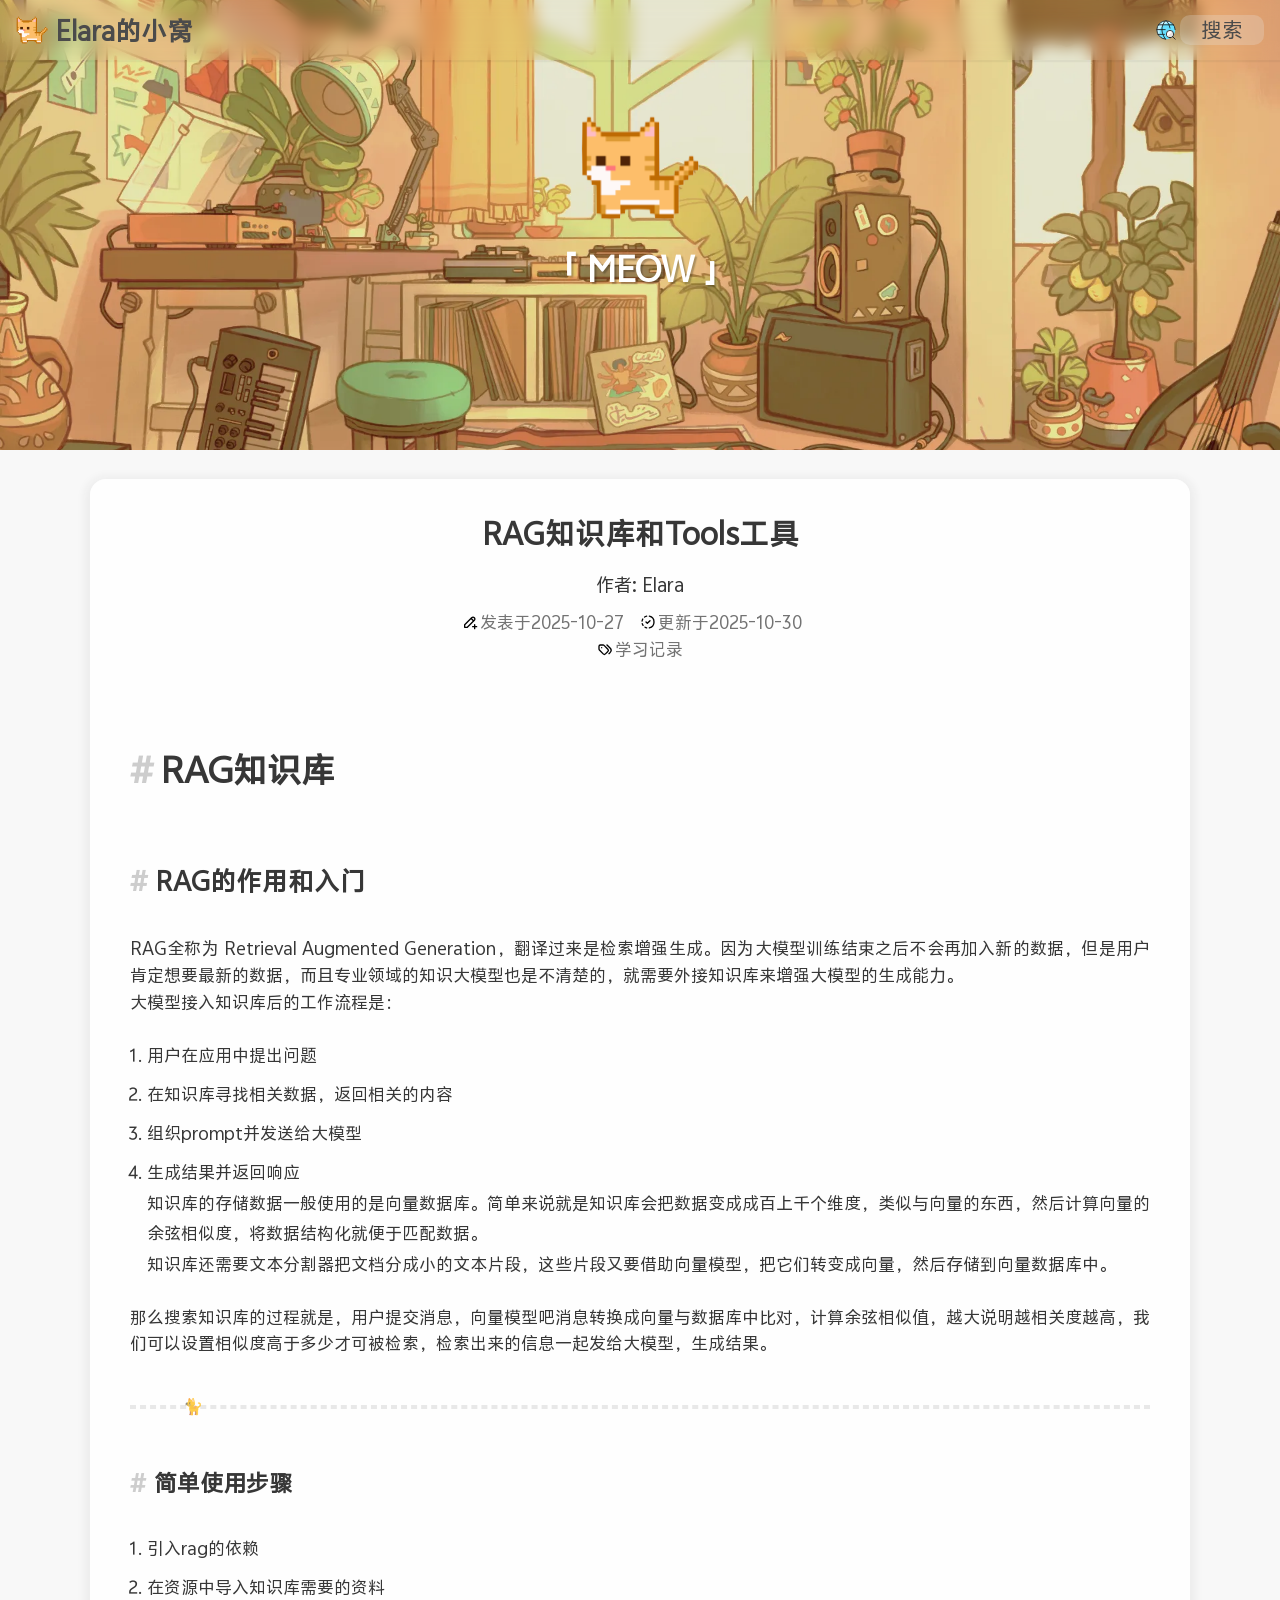
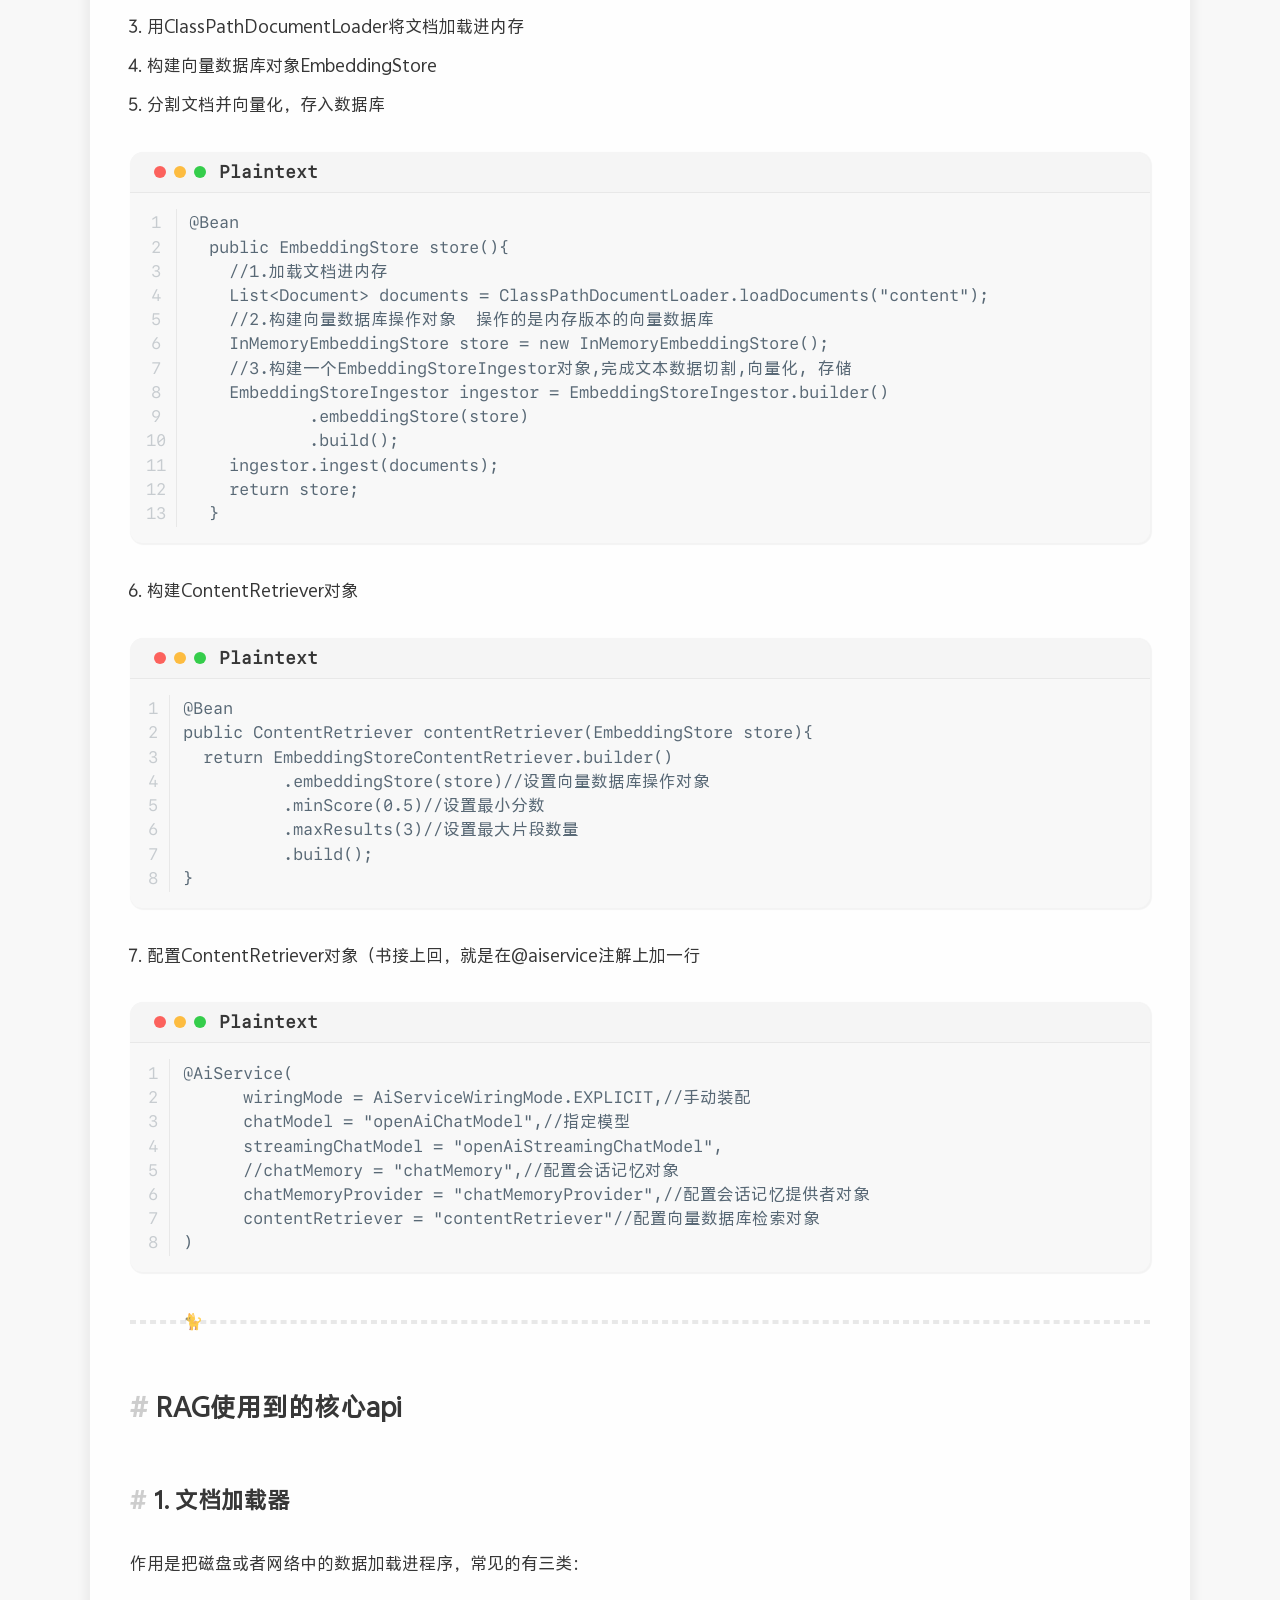
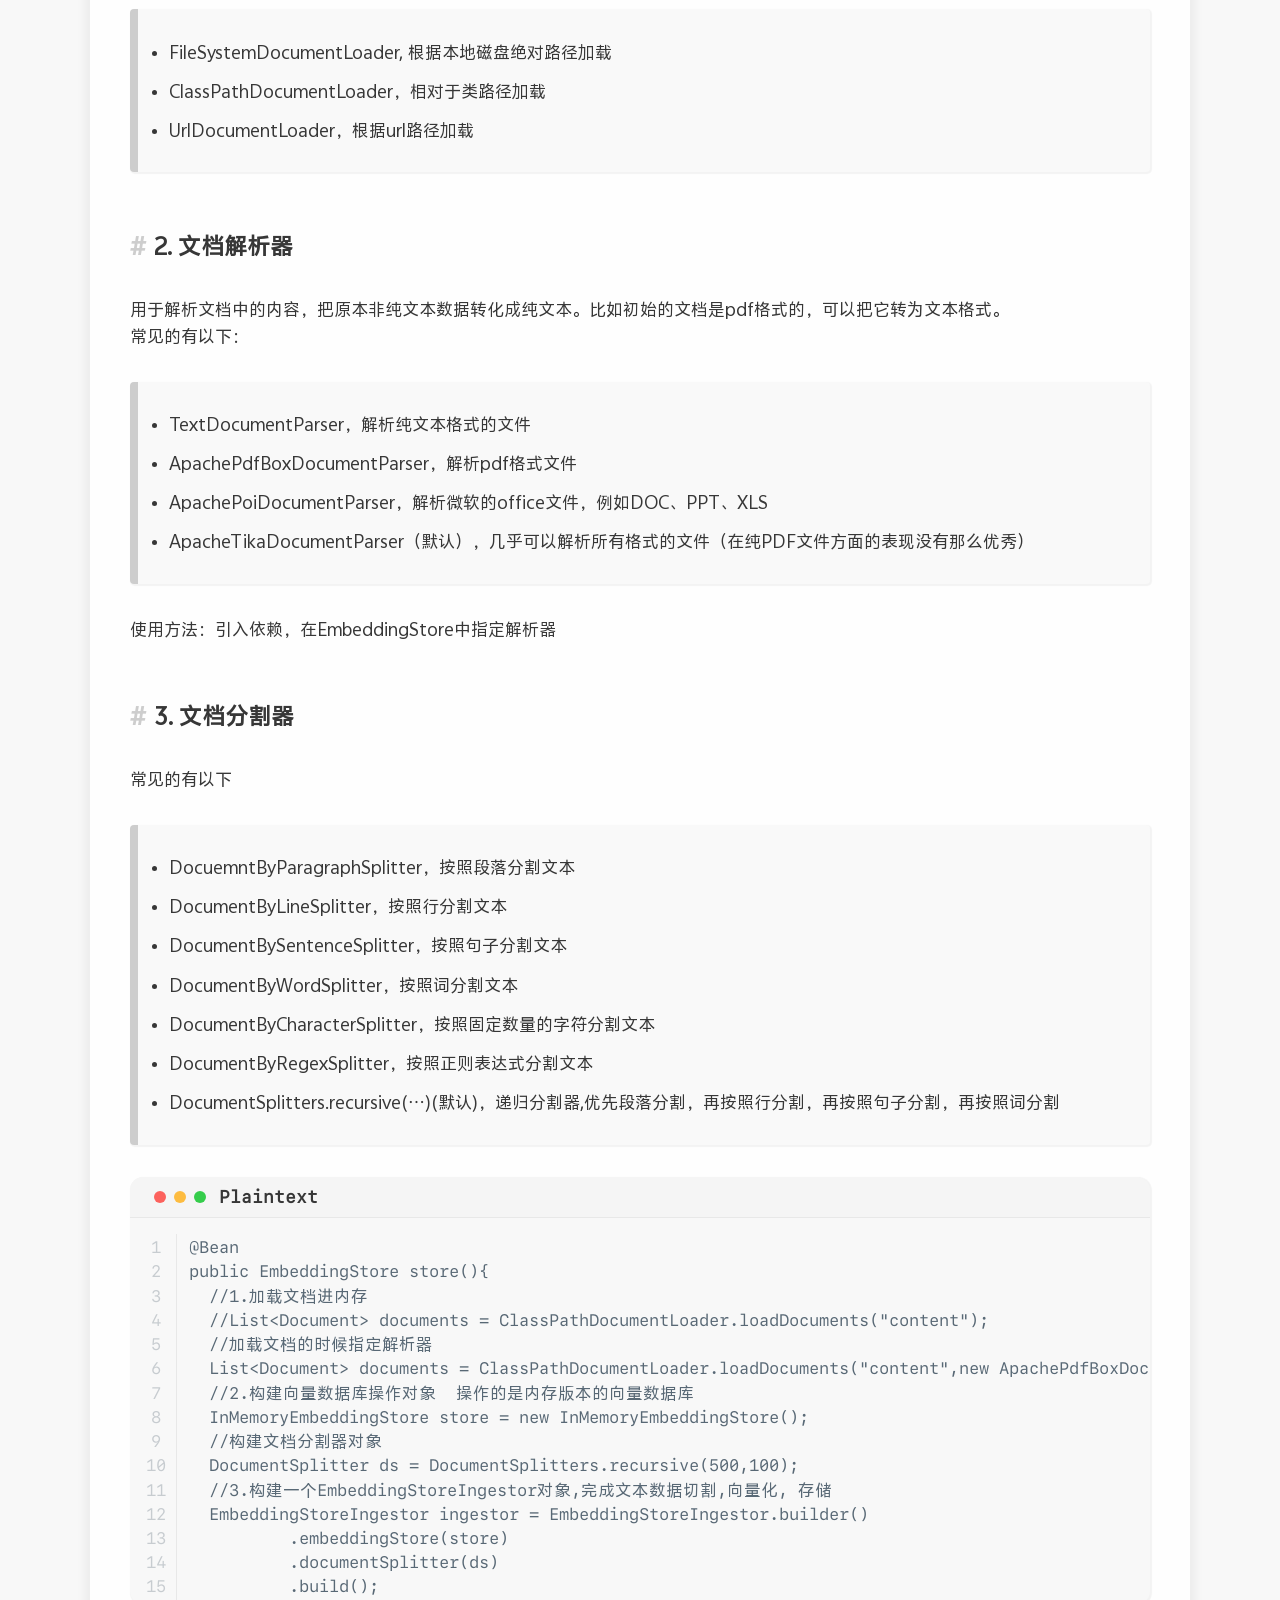
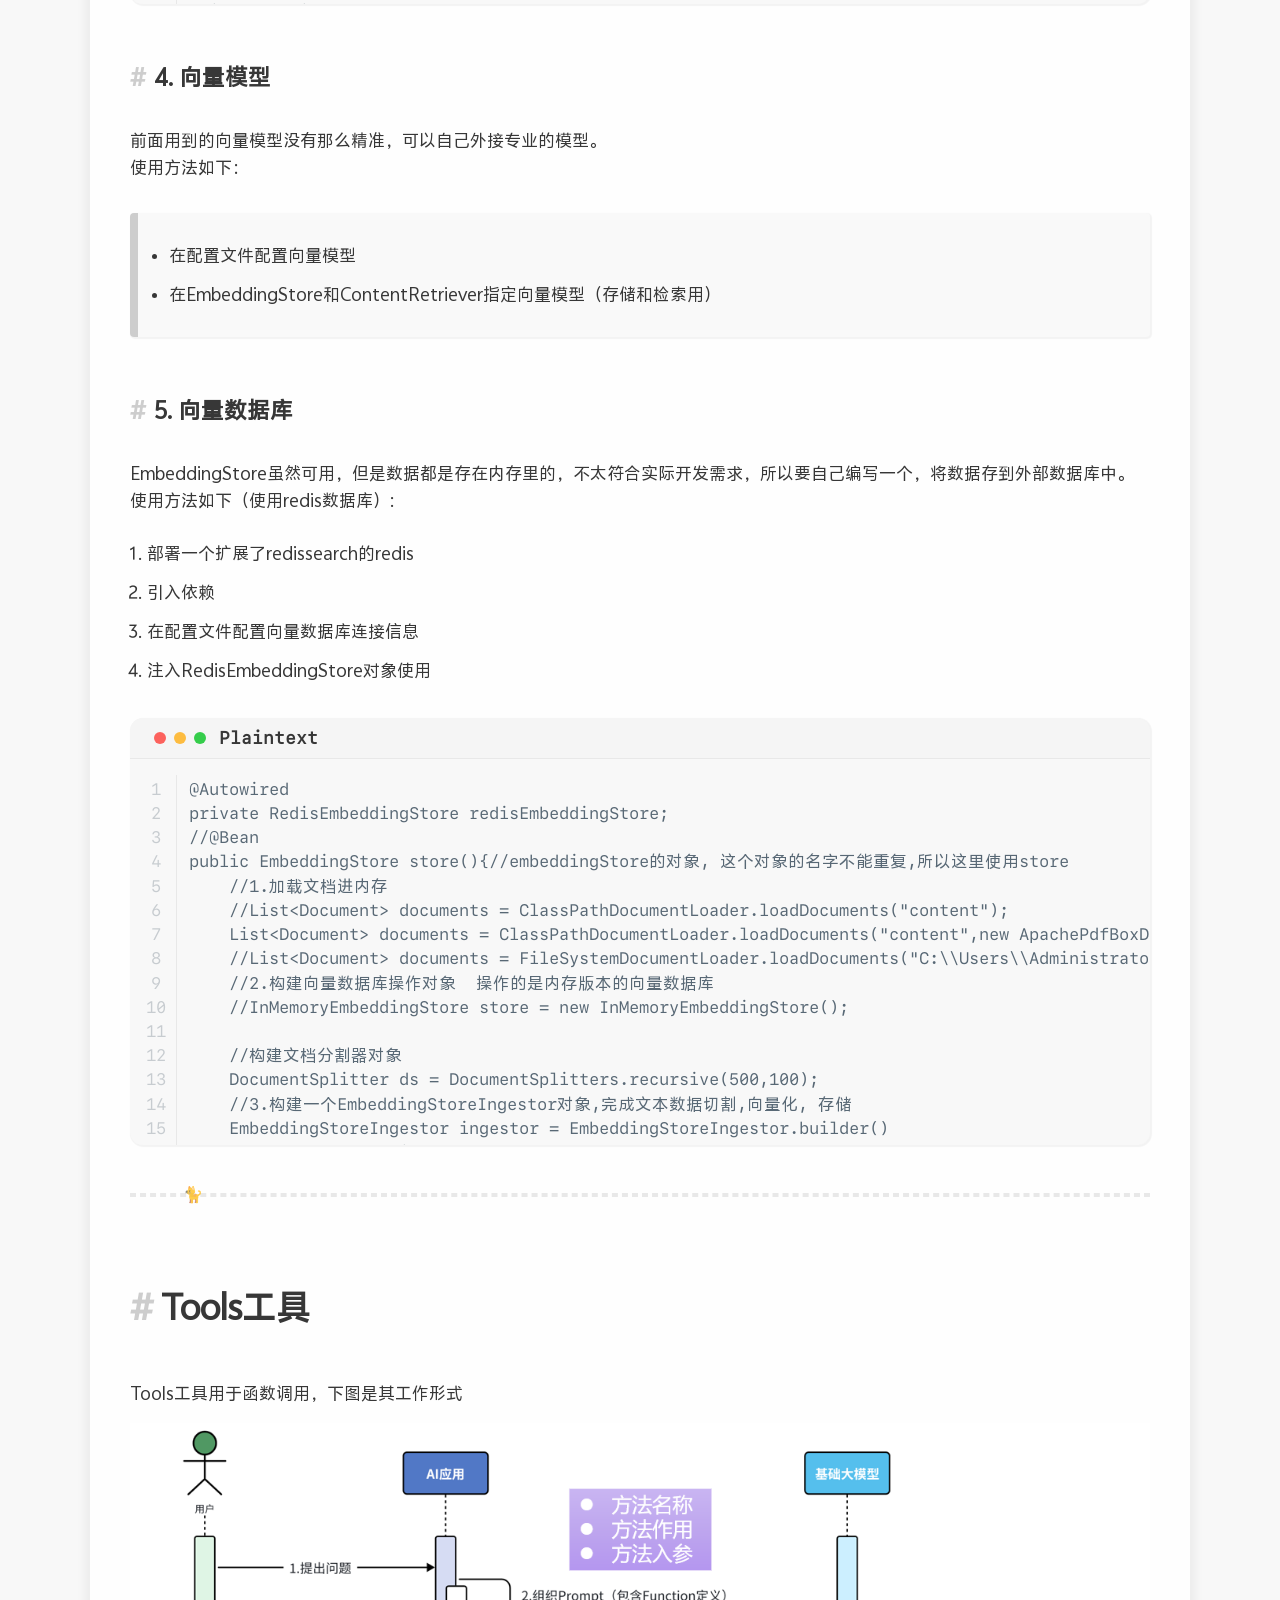
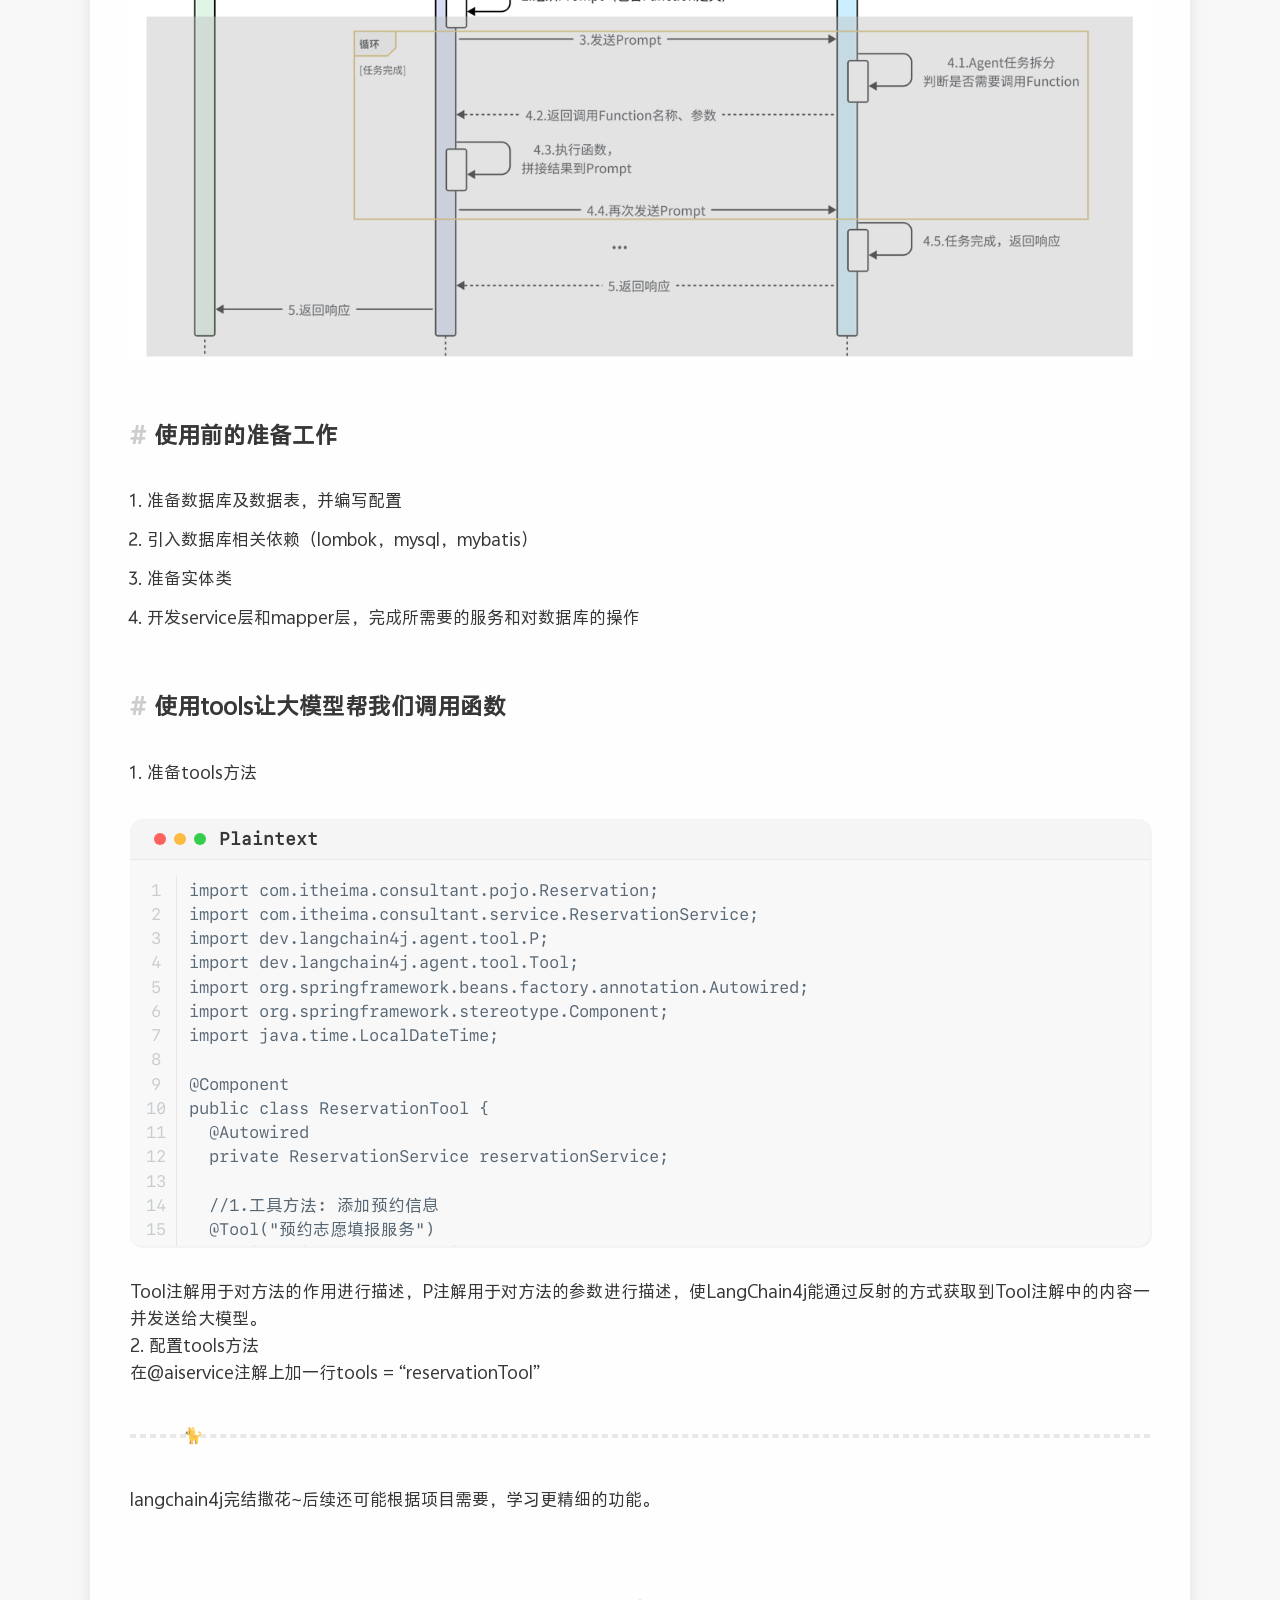
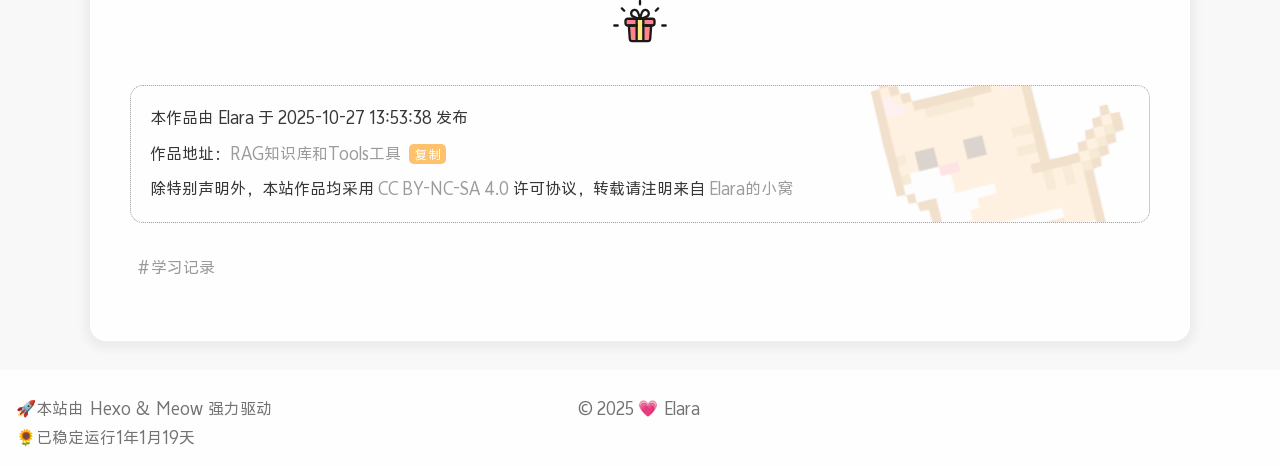
<file: 2025/10/27/RAG知识库和Tools工具/index.html>
<!DOCTYPE html><html lang="zh-CN"><head><meta charset="utf-8"/><meta name="viewport" content="width=device-width, initial-scale=1.0"/><meta name="author" content="Elara"/><meta name="copyright" content="Elara"/><meta name="theme-color" content="#FFB347"/><meta name="format-detection" content="telephone=no"/><meta name="keywords" content="学习记录"/><meta name="mobile-web-app-capable" content="yes"/><meta name="apple-mobile-web-app-capable" content="yes"/><meta name="apple-touch-fullscreen" content="yes"/><meta name="application-name" content="RAG知识库和Tools工具 | Elara的小窝"/><meta name="apple-mobile-web-app-title" content="RAG知识库和Tools工具 | Elara的小窝"/><meta name="apple-mobile-web-app-status-bar-style" content="#FFB347"/><link rel="canonical" href="http://example.com/2025/10/27/RAG知识库和Tools工具/"/><meta name="description" content="RAG知识库RAG的作用和入门RAG全称为 Retrieval Augmented Generation，翻译过来是检索增强生成。因为大模型训练结束之后不会再加入新的数据，但是用户肯定想要最新的数据，而且专业领域的知识大模型也是不清楚的，就需要外接知识库来增强大模型的生成能力。大模型接入知识库后的工作流程是：  用户在应用中提出问题 在知识库寻找相关数据，返回相关的内容 组织prompt并发...">
<meta property="og:type" content="article">
<meta property="og:title" content="RAG知识库和Tools工具 | Elara的小窝">
<meta property="og:url" content="http://example.com/2025/10/27/RAG%E7%9F%A5%E8%AF%86%E5%BA%93%E5%92%8CTools%E5%B7%A5%E5%85%B7/index.html">
<meta property="og:site_name" content="Elara的小窝">
<meta property="og:description" content="RAG知识库RAG的作用和入门RAG全称为 Retrieval Augmented Generation，翻译过来是检索增强生成。因为大模型训练结束之后不会再加入新的数据，但是用户肯定想要最新的数据，而且专业领域的知识大模型也是不清楚的，就需要外接知识库来增强大模型的生成能力。大模型接入知识库后的工作流程是：  用户在应用中提出问题 在知识库寻找相关数据，返回相关的内容 组织prompt并发...">
<meta property="og:locale" content="zh_CN">
<meta property="og:image" content="http://example.com/2025/10/27/RAG%E7%9F%A5%E8%AF%86%E5%BA%93%E5%92%8CTools%E5%B7%A5%E5%85%B7/assets/images/Hexo-Theme-MEOW.png">
<meta property="article:published_time" content="2025-10-27T05:53:38.000Z">
<meta property="article:modified_time" content="2025-10-30T15:16:55.299Z">
<meta property="article:author" content="Elara">
<meta property="article:tag" content="学习记录">
<meta name="twitter:card" content="summary_large_image">
<meta name="twitter:image" content="http://example.com/2025/10/27/RAG%E7%9F%A5%E8%AF%86%E5%BA%93%E5%92%8CTools%E5%B7%A5%E5%85%B7/assets/images/Hexo-Theme-MEOW.png"><meta name="robots" content="index,follow"/><meta name="googlebot" content="index,follow"/><meta name="revisit-after" content="1 days"/><title>RAG知识库和Tools工具 | Elara的小窝</title><link rel="shortcut icon" href="/assets/images/Hexo-Theme-MEOW.ico"><link rel="preconnect" href="/assets"/><link rel="preconnect" href="assets"/>
<link rel="stylesheet" href="/css/style.css">
<link rel="prefetch" href="/"/><link rel="prefetch" href="/archives"/><link rel="prefetch" href="/tags"/><meta name="generator" content="Hexo 8.0.0"></head><body bg-style="none"><header><div id="navbar"><div id="nav-info"><a id="site-icon" href="/" title="主页"><img src="/assets/images/Hexo-Theme-MEOW.png" alt="Logo"/></a><a id="site-name" href="/" title="主页"><div>Elara的小窝</div><img src="/assets/images/svg/uc/uc-home.svg" class="icon noview" alt="Icon"></a></div><div id="nav-menu"></div><div id="nav-function"><div id="search-btn"><a href="javascript:void(0);" title="搜索" accesskey="s"><img src="/assets/images/svg/uc/uc-search.svg" class="icon noview" alt="Icon"><span>搜索</span></a></div><div id="menu-btn"><a href="javascript:void(0);" title="打开菜单"><img src="/assets/images/svg/uc/uc-menu.svg" class="icon noview" alt="Icon"></a></div></div></div></header><div id="menu-aside"><div id="menu-aside-container"><div id="menu-aside-info"><a href="/" title="主页"><img src="/assets/images/Hexo-Theme-MEOW.png" alt="Logo"/></a><a href="/" title="主页">Elara的小窝</a></div><hr/></div></div><main><div class="banner"><div class="banner-info"><div class="banner-avatar"><img src="/assets/images/Hexo-Theme-MEOW.png" alt="Avatar"/></div><div class="banner-title">「 MEOW 」</div></div></div><div class="post-container"><div class="post-main"><div class="post-content"><h1 class="post-title">RAG知识库和Tools工具</h1><div class="post-author"><span>作者: Elara</span></div><div class="post-meta"><div class="post-info"><div class="post-date"><div class="post-pubdate"><img src="/assets/images/svg/ta/ta-pubdate.svg" class="icon noview" alt="Icon"><span>发表于2025-10-27</span></div><div class="post-update"><img src="/assets/images/svg/ta/ta-update.svg" class="icon noview" alt="Icon"><span>更新于2025-10-30</span></div></div><div class="post-read"></div></div><div class="post-attribute"><div class="post-tags"><img src="/assets/images/svg/ta/ta-tag.svg" class="icon noview" alt="Icon"><span><a class="post-tags-link" href="/tags/%E5%AD%A6%E4%B9%A0%E8%AE%B0%E5%BD%95/" rel="tag">学习记录</a></span></div></div></div><div class="post markdown" indent="false"><h1 id="RAG知识库"><a href="#RAG知识库" class="headerlink" title="RAG知识库"></a>RAG知识库</h1><h2 id="RAG的作用和入门"><a href="#RAG的作用和入门" class="headerlink" title="RAG的作用和入门"></a>RAG的作用和入门</h2><p>RAG全称为 Retrieval Augmented Generation，翻译过来是检索增强生成。因为大模型训练结束之后不会再加入新的数据，但是用户肯定想要最新的数据，而且专业领域的知识大模型也是不清楚的，就需要外接知识库来增强大模型的生成能力。<br>大模型接入知识库后的工作流程是：</p>
<ol>
<li>用户在应用中提出问题</li>
<li>在知识库寻找相关数据，返回相关的内容</li>
<li>组织prompt并发送给大模型</li>
<li>生成结果并返回响应<br>知识库的存储数据一般使用的是向量数据库。简单来说就是知识库会把数据变成成百上千个维度，类似与向量的东西，然后计算向量的余弦相似度，将数据结构化就便于匹配数据。<br>知识库还需要文本分割器把文档分成小的文本片段，这些片段又要借助向量模型，把它们转变成向量，然后存储到向量数据库中。</li>
</ol>
<p>那么搜索知识库的过程就是，用户提交消息，向量模型吧消息转换成向量与数据库中比对，计算余弦相似值，越大说明越相关度越高，我们可以设置相似度高于多少才可被检索，检索出来的信息一起发给大模型，生成结果。</p>
<hr>
<h3 id="简单使用步骤"><a href="#简单使用步骤" class="headerlink" title="简单使用步骤"></a>简单使用步骤</h3><ol>
<li>引入rag的依赖</li>
<li>在资源中导入知识库需要的资料</li>
<li>用ClassPathDocumentLoader将文档加载进内存</li>
<li>构建向量数据库对象EmbeddingStore</li>
<li>分割文档并向量化，存入数据库</li>
</ol>
<div class="code-container" code-lang="Plaintext"><div class="codebox"><figure class="highlight plaintext"><table><tr><td class="gutter"><pre><span class="line">1</span><br><span class="line">2</span><br><span class="line">3</span><br><span class="line">4</span><br><span class="line">5</span><br><span class="line">6</span><br><span class="line">7</span><br><span class="line">8</span><br><span class="line">9</span><br><span class="line">10</span><br><span class="line">11</span><br><span class="line">12</span><br><span class="line">13</span><br></pre></td><td class="code"><pre><span class="line">@Bean</span><br><span class="line">  public EmbeddingStore store()&#123;</span><br><span class="line">    //1.加载文档进内存</span><br><span class="line">    List&lt;Document&gt; documents = ClassPathDocumentLoader.loadDocuments(&quot;content&quot;);</span><br><span class="line">    //2.构建向量数据库操作对象  操作的是内存版本的向量数据库</span><br><span class="line">    InMemoryEmbeddingStore store = new InMemoryEmbeddingStore();</span><br><span class="line">    //3.构建一个EmbeddingStoreIngestor对象,完成文本数据切割,向量化, 存储</span><br><span class="line">    EmbeddingStoreIngestor ingestor = EmbeddingStoreIngestor.builder()</span><br><span class="line">            .embeddingStore(store)</span><br><span class="line">            .build();</span><br><span class="line">    ingestor.ingest(documents);</span><br><span class="line">    return store;</span><br><span class="line">  &#125;</span><br></pre></td></tr></table></figure><div class="code-fold" title="Fold/Open"><svg xmlns="http://www.w3.org/2000/svg" width="24" height="24" viewBox="0 0 24 24" fill="none" stroke="currentColor" stroke-width="2" stroke-linecap="round" stroke-linejoin="round"><path stroke="none" d="M0 0h24v24H0z" fill="none"/><path d="M6 9l6 6l6 -6" /></svg></div><div class="code-copy" title="Copy"><svg xmlns="http://www.w3.org/2000/svg" width="24" height="24" viewBox="0 0 24 24" fill="none" stroke="currentColor" stroke-width="2"  stroke-linecap="round" stroke-linejoin="round"><path stroke="none" d="M0 0h24v24H0z" fill="none"/><path d="M7 7m0 2.667a2.667 2.667 0 0 1 2.667 -2.667h8.666a2.667 2.667 0 0 1 2.667 2.667v8.666a2.667 2.667 0 0 1 -2.667 2.667h-8.666a2.667 2.667 0 0 1 -2.667 -2.667z" /><path d="M4.012 16.737a2.005 2.005 0 0 1 -1.012 -1.737v-10c0 -1.1 .9 -2 2 -2h10c.75 0 1.158 .385 1.5 1" /></svg></div></div></div>
<ol start="6">
<li>构建ContentRetriever对象</li>
</ol>
<div class="code-container" code-lang="Plaintext"><div class="codebox"><figure class="highlight plaintext"><table><tr><td class="gutter"><pre><span class="line">1</span><br><span class="line">2</span><br><span class="line">3</span><br><span class="line">4</span><br><span class="line">5</span><br><span class="line">6</span><br><span class="line">7</span><br><span class="line">8</span><br></pre></td><td class="code"><pre><span class="line">@Bean</span><br><span class="line">public ContentRetriever contentRetriever(EmbeddingStore store)&#123;</span><br><span class="line">  return EmbeddingStoreContentRetriever.builder()</span><br><span class="line">          .embeddingStore(store)//设置向量数据库操作对象</span><br><span class="line">          .minScore(0.5)//设置最小分数</span><br><span class="line">          .maxResults(3)//设置最大片段数量</span><br><span class="line">          .build();</span><br><span class="line">&#125;</span><br></pre></td></tr></table></figure><div class="code-fold" title="Fold/Open"><svg xmlns="http://www.w3.org/2000/svg" width="24" height="24" viewBox="0 0 24 24" fill="none" stroke="currentColor" stroke-width="2" stroke-linecap="round" stroke-linejoin="round"><path stroke="none" d="M0 0h24v24H0z" fill="none"/><path d="M6 9l6 6l6 -6" /></svg></div><div class="code-copy" title="Copy"><svg xmlns="http://www.w3.org/2000/svg" width="24" height="24" viewBox="0 0 24 24" fill="none" stroke="currentColor" stroke-width="2"  stroke-linecap="round" stroke-linejoin="round"><path stroke="none" d="M0 0h24v24H0z" fill="none"/><path d="M7 7m0 2.667a2.667 2.667 0 0 1 2.667 -2.667h8.666a2.667 2.667 0 0 1 2.667 2.667v8.666a2.667 2.667 0 0 1 -2.667 2.667h-8.666a2.667 2.667 0 0 1 -2.667 -2.667z" /><path d="M4.012 16.737a2.005 2.005 0 0 1 -1.012 -1.737v-10c0 -1.1 .9 -2 2 -2h10c.75 0 1.158 .385 1.5 1" /></svg></div></div></div>
<ol start="7">
<li>配置ContentRetriever对象（书接上回，就是在@aiservice注解上加一行</li>
</ol>
<div class="code-container" code-lang="Plaintext"><div class="codebox"><figure class="highlight plaintext"><table><tr><td class="gutter"><pre><span class="line">1</span><br><span class="line">2</span><br><span class="line">3</span><br><span class="line">4</span><br><span class="line">5</span><br><span class="line">6</span><br><span class="line">7</span><br><span class="line">8</span><br></pre></td><td class="code"><pre><span class="line">@AiService(</span><br><span class="line">      wiringMode = AiServiceWiringMode.EXPLICIT,//手动装配</span><br><span class="line">      chatModel = &quot;openAiChatModel&quot;,//指定模型</span><br><span class="line">      streamingChatModel = &quot;openAiStreamingChatModel&quot;,</span><br><span class="line">      //chatMemory = &quot;chatMemory&quot;,//配置会话记忆对象</span><br><span class="line">      chatMemoryProvider = &quot;chatMemoryProvider&quot;,//配置会话记忆提供者对象</span><br><span class="line">      contentRetriever = &quot;contentRetriever&quot;//配置向量数据库检索对象</span><br><span class="line">)</span><br></pre></td></tr></table></figure><div class="code-fold" title="Fold/Open"><svg xmlns="http://www.w3.org/2000/svg" width="24" height="24" viewBox="0 0 24 24" fill="none" stroke="currentColor" stroke-width="2" stroke-linecap="round" stroke-linejoin="round"><path stroke="none" d="M0 0h24v24H0z" fill="none"/><path d="M6 9l6 6l6 -6" /></svg></div><div class="code-copy" title="Copy"><svg xmlns="http://www.w3.org/2000/svg" width="24" height="24" viewBox="0 0 24 24" fill="none" stroke="currentColor" stroke-width="2"  stroke-linecap="round" stroke-linejoin="round"><path stroke="none" d="M0 0h24v24H0z" fill="none"/><path d="M7 7m0 2.667a2.667 2.667 0 0 1 2.667 -2.667h8.666a2.667 2.667 0 0 1 2.667 2.667v8.666a2.667 2.667 0 0 1 -2.667 2.667h-8.666a2.667 2.667 0 0 1 -2.667 -2.667z" /><path d="M4.012 16.737a2.005 2.005 0 0 1 -1.012 -1.737v-10c0 -1.1 .9 -2 2 -2h10c.75 0 1.158 .385 1.5 1" /></svg></div></div></div>
<hr>
<h2 id="RAG使用到的核心api"><a href="#RAG使用到的核心api" class="headerlink" title="RAG使用到的核心api"></a>RAG使用到的核心api</h2><h3 id="1-文档加载器"><a href="#1-文档加载器" class="headerlink" title="1. 文档加载器"></a>1. 文档加载器</h3><p>作用是把磁盘或者网络中的数据加载进程序，常见的有三类：</p>
<blockquote>
<ul>
<li>FileSystemDocumentLoader, 根据本地磁盘绝对路径加载</li>
<li>ClassPathDocumentLoader，相对于类路径加载</li>
<li>UrlDocumentLoader，根据url路径加载</li>
</ul>
</blockquote>
<h3 id="2-文档解析器"><a href="#2-文档解析器" class="headerlink" title="2. 文档解析器"></a>2. 文档解析器</h3><p>用于解析文档中的内容，把原本非纯文本数据转化成纯文本。比如初始的文档是pdf格式的，可以把它转为文本格式。<br>常见的有以下：</p>
<blockquote>
<ul>
<li>TextDocumentParser，解析纯文本格式的文件</li>
<li>ApachePdfBoxDocumentParser，解析pdf格式文件</li>
<li>ApachePoiDocumentParser，解析微软的office文件，例如DOC、PPT、XLS</li>
<li>ApacheTikaDocumentParser（默认），几乎可以解析所有格式的文件（在纯PDF文件方面的表现没有那么优秀）</li>
</ul>
</blockquote>
<p>使用方法：引入依赖，在EmbeddingStore中指定解析器</p>
<h3 id="3-文档分割器"><a href="#3-文档分割器" class="headerlink" title="3. 文档分割器"></a>3. 文档分割器</h3><p>常见的有以下</p>
<blockquote>
<ul>
<li>DocuemntByParagraphSplitter，按照段落分割文本</li>
<li>DocumentByLineSplitter，按照行分割文本</li>
<li>DocumentBySentenceSplitter，按照句子分割文本</li>
<li>DocumentByWordSplitter，按照词分割文本</li>
<li>DocumentByCharacterSplitter，按照固定数量的字符分割文本</li>
<li>DocumentByRegexSplitter，按照正则表达式分割文本</li>
<li>DocumentSplitters.recursive(…)(默认)，递归分割器,优先段落分割，再按照行分割，再按照句子分割，再按照词分割</li>
</ul>
</blockquote>
<div class="code-container" code-lang="Plaintext"><div class="codebox"><figure class="highlight plaintext"><table><tr><td class="gutter"><pre><span class="line">1</span><br><span class="line">2</span><br><span class="line">3</span><br><span class="line">4</span><br><span class="line">5</span><br><span class="line">6</span><br><span class="line">7</span><br><span class="line">8</span><br><span class="line">9</span><br><span class="line">10</span><br><span class="line">11</span><br><span class="line">12</span><br><span class="line">13</span><br><span class="line">14</span><br><span class="line">15</span><br><span class="line">16</span><br><span class="line">17</span><br><span class="line">18</span><br></pre></td><td class="code"><pre><span class="line">@Bean</span><br><span class="line">public EmbeddingStore store()&#123;</span><br><span class="line">  //1.加载文档进内存</span><br><span class="line">  //List&lt;Document&gt; documents = ClassPathDocumentLoader.loadDocuments(&quot;content&quot;);</span><br><span class="line">  //加载文档的时候指定解析器</span><br><span class="line">  List&lt;Document&gt; documents = ClassPathDocumentLoader.loadDocuments(&quot;content&quot;,new ApachePdfBoxDocumentParser());</span><br><span class="line">  //2.构建向量数据库操作对象  操作的是内存版本的向量数据库</span><br><span class="line">  InMemoryEmbeddingStore store = new InMemoryEmbeddingStore();</span><br><span class="line">  //构建文档分割器对象</span><br><span class="line">  DocumentSplitter ds = DocumentSplitters.recursive(500,100);</span><br><span class="line">  //3.构建一个EmbeddingStoreIngestor对象,完成文本数据切割,向量化, 存储</span><br><span class="line">  EmbeddingStoreIngestor ingestor = EmbeddingStoreIngestor.builder()</span><br><span class="line">          .embeddingStore(store)</span><br><span class="line">          .documentSplitter(ds) </span><br><span class="line">          .build();</span><br><span class="line">  ingestor.ingest(documents);</span><br><span class="line">  return store;</span><br><span class="line">&#125;</span><br></pre></td></tr></table></figure><div class="code-fold" title="Fold/Open"><svg xmlns="http://www.w3.org/2000/svg" width="24" height="24" viewBox="0 0 24 24" fill="none" stroke="currentColor" stroke-width="2" stroke-linecap="round" stroke-linejoin="round"><path stroke="none" d="M0 0h24v24H0z" fill="none"/><path d="M6 9l6 6l6 -6" /></svg></div><div class="code-copy" title="Copy"><svg xmlns="http://www.w3.org/2000/svg" width="24" height="24" viewBox="0 0 24 24" fill="none" stroke="currentColor" stroke-width="2"  stroke-linecap="round" stroke-linejoin="round"><path stroke="none" d="M0 0h24v24H0z" fill="none"/><path d="M7 7m0 2.667a2.667 2.667 0 0 1 2.667 -2.667h8.666a2.667 2.667 0 0 1 2.667 2.667v8.666a2.667 2.667 0 0 1 -2.667 2.667h-8.666a2.667 2.667 0 0 1 -2.667 -2.667z" /><path d="M4.012 16.737a2.005 2.005 0 0 1 -1.012 -1.737v-10c0 -1.1 .9 -2 2 -2h10c.75 0 1.158 .385 1.5 1" /></svg></div></div></div>

<h3 id="4-向量模型"><a href="#4-向量模型" class="headerlink" title="4. 向量模型"></a>4. 向量模型</h3><p>前面用到的向量模型没有那么精准，可以自己外接专业的模型。<br>使用方法如下：</p>
<blockquote>
<ul>
<li>在配置文件配置向量模型</li>
<li>在EmbeddingStore和ContentRetriever指定向量模型（存储和检索用）</li>
</ul>
</blockquote>
<h3 id="5-向量数据库"><a href="#5-向量数据库" class="headerlink" title="5. 向量数据库"></a>5. 向量数据库</h3><p>EmbeddingStore虽然可用，但是数据都是存在内存里的，不太符合实际开发需求，所以要自己编写一个，将数据存到外部数据库中。<br>使用方法如下（使用redis数据库）:</p>
<ol>
<li>部署一个扩展了redissearch的redis</li>
<li>引入依赖</li>
<li>在配置文件配置向量数据库连接信息</li>
<li>注入RedisEmbeddingStore对象使用</li>
</ol>
<div class="code-container" code-lang="Plaintext"><div class="codebox"><figure class="highlight plaintext"><table><tr><td class="gutter"><pre><span class="line">1</span><br><span class="line">2</span><br><span class="line">3</span><br><span class="line">4</span><br><span class="line">5</span><br><span class="line">6</span><br><span class="line">7</span><br><span class="line">8</span><br><span class="line">9</span><br><span class="line">10</span><br><span class="line">11</span><br><span class="line">12</span><br><span class="line">13</span><br><span class="line">14</span><br><span class="line">15</span><br><span class="line">16</span><br><span class="line">17</span><br><span class="line">18</span><br><span class="line">19</span><br><span class="line">20</span><br><span class="line">21</span><br><span class="line">22</span><br><span class="line">23</span><br><span class="line">24</span><br><span class="line">25</span><br><span class="line">26</span><br><span class="line">27</span><br><span class="line">28</span><br><span class="line">29</span><br><span class="line">30</span><br><span class="line">31</span><br><span class="line">32</span><br></pre></td><td class="code"><pre><span class="line">@Autowired</span><br><span class="line">private RedisEmbeddingStore redisEmbeddingStore;</span><br><span class="line">//@Bean</span><br><span class="line">public EmbeddingStore store()&#123;//embeddingStore的对象, 这个对象的名字不能重复,所以这里使用store</span><br><span class="line">    //1.加载文档进内存</span><br><span class="line">    //List&lt;Document&gt; documents = ClassPathDocumentLoader.loadDocuments(&quot;content&quot;);</span><br><span class="line">    List&lt;Document&gt; documents = ClassPathDocumentLoader.loadDocuments(&quot;content&quot;,new ApachePdfBoxDocumentParser());</span><br><span class="line">    //List&lt;Document&gt; documents = FileSystemDocumentLoader.loadDocuments(&quot;C:\\Users\\Administrator\\ideaProjects\\consultant\\src\\main\\resources\\content&quot;);</span><br><span class="line">    //2.构建向量数据库操作对象  操作的是内存版本的向量数据库</span><br><span class="line">    //InMemoryEmbeddingStore store = new InMemoryEmbeddingStore();</span><br><span class="line"></span><br><span class="line">    //构建文档分割器对象</span><br><span class="line">    DocumentSplitter ds = DocumentSplitters.recursive(500,100);</span><br><span class="line">    //3.构建一个EmbeddingStoreIngestor对象,完成文本数据切割,向量化, 存储</span><br><span class="line">    EmbeddingStoreIngestor ingestor = EmbeddingStoreIngestor.builder()</span><br><span class="line">            //.embeddingStore(store)</span><br><span class="line">            .embeddingStore(redisEmbeddingStore)</span><br><span class="line">            .documentSplitter(ds)</span><br><span class="line">            .embeddingModel(embeddingModel)</span><br><span class="line">            .build();</span><br><span class="line">    ingestor.ingest(documents);</span><br><span class="line">    return redisEmbeddingStore;</span><br><span class="line">&#125;</span><br><span class="line">@Bean</span><br><span class="line">public ContentRetriever contentRetriever(/*EmbeddingStore store*/)&#123;</span><br><span class="line">    return EmbeddingStoreContentRetriever.builder()</span><br><span class="line">            .embeddingStore(redisEmbeddingStore)</span><br><span class="line">            .minScore(0.5)</span><br><span class="line">            .maxResults(3)</span><br><span class="line">            .embeddingModel(embeddingModel)</span><br><span class="line">            .build();</span><br><span class="line">&#125;</span><br></pre></td></tr></table></figure><div class="code-fold" title="Fold/Open"><svg xmlns="http://www.w3.org/2000/svg" width="24" height="24" viewBox="0 0 24 24" fill="none" stroke="currentColor" stroke-width="2" stroke-linecap="round" stroke-linejoin="round"><path stroke="none" d="M0 0h24v24H0z" fill="none"/><path d="M6 9l6 6l6 -6" /></svg></div><div class="code-copy" title="Copy"><svg xmlns="http://www.w3.org/2000/svg" width="24" height="24" viewBox="0 0 24 24" fill="none" stroke="currentColor" stroke-width="2"  stroke-linecap="round" stroke-linejoin="round"><path stroke="none" d="M0 0h24v24H0z" fill="none"/><path d="M7 7m0 2.667a2.667 2.667 0 0 1 2.667 -2.667h8.666a2.667 2.667 0 0 1 2.667 2.667v8.666a2.667 2.667 0 0 1 -2.667 2.667h-8.666a2.667 2.667 0 0 1 -2.667 -2.667z" /><path d="M4.012 16.737a2.005 2.005 0 0 1 -1.012 -1.737v-10c0 -1.1 .9 -2 2 -2h10c.75 0 1.158 .385 1.5 1" /></svg></div></div></div>

<hr>
<h1 id="Tools工具"><a href="#Tools工具" class="headerlink" title="Tools工具"></a>Tools工具</h1><p>Tools工具用于函数调用，下图是其工作形式<br><img   lazyload src="/assets/images/Meow-Loading.webp" data-lazy-src="/images/tools.png"  alt="tools"></p>
<h3 id="使用前的准备工作"><a href="#使用前的准备工作" class="headerlink" title="使用前的准备工作"></a>使用前的准备工作</h3><ol>
<li>准备数据库及数据表，并编写配置</li>
<li>引入数据库相关依赖（lombok，mysql，mybatis）</li>
<li>准备实体类</li>
<li>开发service层和mapper层，完成所需要的服务和对数据库的操作</li>
</ol>
<h3 id="使用tools让大模型帮我们调用函数"><a href="#使用tools让大模型帮我们调用函数" class="headerlink" title="使用tools让大模型帮我们调用函数"></a>使用tools让大模型帮我们调用函数</h3><ol>
<li>准备tools方法</li>
</ol>
<div class="code-container" code-lang="Plaintext"><div class="codebox"><figure class="highlight plaintext"><table><tr><td class="gutter"><pre><span class="line">1</span><br><span class="line">2</span><br><span class="line">3</span><br><span class="line">4</span><br><span class="line">5</span><br><span class="line">6</span><br><span class="line">7</span><br><span class="line">8</span><br><span class="line">9</span><br><span class="line">10</span><br><span class="line">11</span><br><span class="line">12</span><br><span class="line">13</span><br><span class="line">14</span><br><span class="line">15</span><br><span class="line">16</span><br><span class="line">17</span><br><span class="line">18</span><br><span class="line">19</span><br><span class="line">20</span><br><span class="line">21</span><br><span class="line">22</span><br><span class="line">23</span><br><span class="line">24</span><br><span class="line">25</span><br><span class="line">26</span><br><span class="line">27</span><br><span class="line">28</span><br><span class="line">29</span><br><span class="line">30</span><br><span class="line">31</span><br><span class="line">32</span><br></pre></td><td class="code"><pre><span class="line">import com.itheima.consultant.pojo.Reservation;</span><br><span class="line">import com.itheima.consultant.service.ReservationService;</span><br><span class="line">import dev.langchain4j.agent.tool.P;</span><br><span class="line">import dev.langchain4j.agent.tool.Tool;</span><br><span class="line">import org.springframework.beans.factory.annotation.Autowired;</span><br><span class="line">import org.springframework.stereotype.Component;</span><br><span class="line">import java.time.LocalDateTime;</span><br><span class="line"></span><br><span class="line">@Component</span><br><span class="line">public class ReservationTool &#123;</span><br><span class="line">  @Autowired</span><br><span class="line">  private ReservationService reservationService;</span><br><span class="line"></span><br><span class="line">  //1.工具方法: 添加预约信息</span><br><span class="line">  @Tool(&quot;预约志愿填报服务&quot;)</span><br><span class="line">  public void  addReservation(</span><br><span class="line">          @P(&quot;考生姓名&quot;) String name,</span><br><span class="line">         @P(&quot;考生性别&quot;) String gender,</span><br><span class="line">          @P(&quot;考生手机号&quot;) String phone,</span><br><span class="line">          @P(&quot;预约沟通时间,格式为: yyyy-MM-dd&#x27;T&#x27;HH:mm&quot;) String communicationTime,</span><br><span class="line">          @P(&quot;考生所在省份&quot;) String province,</span><br><span class="line">          @P(&quot;考生预估分数&quot;) Integer estimatedScore</span><br><span class="line">  )&#123;</span><br><span class="line">      Reservation reservation = new Reservation(null,name,gender,phone, LocalDateTime.parse(communicationTime),province,estimatedScore);</span><br><span class="line">      reservationService.insert(reservation);</span><br><span class="line">  &#125;</span><br><span class="line">  //2.工具方法: 查询预约信息</span><br><span class="line">  @Tool(&quot;根据考生手机号查询预约单&quot;)</span><br><span class="line">  public Reservation findReservation(@P(&quot;考生手机号&quot;) String phone)&#123;</span><br><span class="line">      return reservationService.findByPhone(phone);</span><br><span class="line">  &#125;</span><br><span class="line">&#125;</span><br></pre></td></tr></table></figure><div class="code-fold" title="Fold/Open"><svg xmlns="http://www.w3.org/2000/svg" width="24" height="24" viewBox="0 0 24 24" fill="none" stroke="currentColor" stroke-width="2" stroke-linecap="round" stroke-linejoin="round"><path stroke="none" d="M0 0h24v24H0z" fill="none"/><path d="M6 9l6 6l6 -6" /></svg></div><div class="code-copy" title="Copy"><svg xmlns="http://www.w3.org/2000/svg" width="24" height="24" viewBox="0 0 24 24" fill="none" stroke="currentColor" stroke-width="2"  stroke-linecap="round" stroke-linejoin="round"><path stroke="none" d="M0 0h24v24H0z" fill="none"/><path d="M7 7m0 2.667a2.667 2.667 0 0 1 2.667 -2.667h8.666a2.667 2.667 0 0 1 2.667 2.667v8.666a2.667 2.667 0 0 1 -2.667 2.667h-8.666a2.667 2.667 0 0 1 -2.667 -2.667z" /><path d="M4.012 16.737a2.005 2.005 0 0 1 -1.012 -1.737v-10c0 -1.1 .9 -2 2 -2h10c.75 0 1.158 .385 1.5 1" /></svg></div></div></div>
<p>Tool注解用于对方法的作用进行描述，P注解用于对方法的参数进行描述，使LangChain4j能通过反射的方式获取到Tool注解中的内容一并发送给大模型。<br>2. 配置tools方法<br>在@aiservice注解上加一行tools &#x3D; “reservationTool”</p>
<hr>
<p>langchain4j完结撒花~后续还可能根据项目需要，学习更精细的功能。</p>
</div><div class="post-reward"><div class="post-reward-btn" title="赞赏作者"><img src="/assets/images/svg/uc/uc-gift.svg" class="icon noview" alt="Icon"><span></span></div><div class="post-reward-content"><div class="post-reward-text"></div><div class="post-reward-list"><a href="/null" target="_blank">致谢名单</a></div></div></div><div class="post-copyright"><div class="post-copyright-info">本作品由 Elara 于 2025-10-27 13:53:38 发布</div><div class="post-copyright-link"><span>作品地址：<a href="http://example.com/2025/10/27/RAG%E7%9F%A5%E8%AF%86%E5%BA%93%E5%92%8CTools%E5%B7%A5%E5%85%B7/">RAG知识库和Tools工具</a></span><button class="copy-text" type="button" data-text="http://example.com/2025/10/27/RAG%E7%9F%A5%E8%AF%86%E5%BA%93%E5%92%8CTools%E5%B7%A5%E5%85%B7/">复制</button></div><div class="post-copyright-detail">除特别声明外，本站作品均采用 <a href='https://creativecommons.org/licenses/by-nc-sa/4.0/' title='Attribution-NonCommercial-ShareAlike' target='_blank'>CC BY-NC-SA 4.0</a> 许可协议，转载请注明来自 <a href='/'>Elara的小窝</a></div><img class="post-copyright-icon noview" src="/assets/images/Hexo-Theme-MEOW.png" alt="Logo"/></div><div class="post-tail-tags"><a class="post-tail-tags-link" href="/tags/%E5%AD%A6%E4%B9%A0%E8%AE%B0%E5%BD%95/" rel="tag">学习记录</a></div></div><aside id="post-sidebar" status="show"><div id="toc-container"><div class="toc-title"><img src="/assets/images/svg/ta/ta-toc.svg" class="icon noview" alt="Icon"><span>目录</span></div><div class="toc-content" id="toc-div"><ol class="toc-list"><li class="toc-list-item toc-list-level-1"><a class="toc-list-link" href="#RAG%E7%9F%A5%E8%AF%86%E5%BA%93"><span class="toc-list-text">RAG知识库</span></a><ol class="toc-list-child"><li class="toc-list-item toc-list-level-2"><a class="toc-list-link" href="#RAG%E7%9A%84%E4%BD%9C%E7%94%A8%E5%92%8C%E5%85%A5%E9%97%A8"><span class="toc-list-text">RAG的作用和入门</span></a><ol class="toc-list-child"><li class="toc-list-item toc-list-level-3"><a class="toc-list-link" href="#%E7%AE%80%E5%8D%95%E4%BD%BF%E7%94%A8%E6%AD%A5%E9%AA%A4"><span class="toc-list-text">简单使用步骤</span></a></li></ol></li><li class="toc-list-item toc-list-level-2"><a class="toc-list-link" href="#RAG%E4%BD%BF%E7%94%A8%E5%88%B0%E7%9A%84%E6%A0%B8%E5%BF%83api"><span class="toc-list-text">RAG使用到的核心api</span></a><ol class="toc-list-child"><li class="toc-list-item toc-list-level-3"><a class="toc-list-link" href="#1-%E6%96%87%E6%A1%A3%E5%8A%A0%E8%BD%BD%E5%99%A8"><span class="toc-list-text">1. 文档加载器</span></a></li><li class="toc-list-item toc-list-level-3"><a class="toc-list-link" href="#2-%E6%96%87%E6%A1%A3%E8%A7%A3%E6%9E%90%E5%99%A8"><span class="toc-list-text">2. 文档解析器</span></a></li><li class="toc-list-item toc-list-level-3"><a class="toc-list-link" href="#3-%E6%96%87%E6%A1%A3%E5%88%86%E5%89%B2%E5%99%A8"><span class="toc-list-text">3. 文档分割器</span></a></li><li class="toc-list-item toc-list-level-3"><a class="toc-list-link" href="#4-%E5%90%91%E9%87%8F%E6%A8%A1%E5%9E%8B"><span class="toc-list-text">4. 向量模型</span></a></li><li class="toc-list-item toc-list-level-3"><a class="toc-list-link" href="#5-%E5%90%91%E9%87%8F%E6%95%B0%E6%8D%AE%E5%BA%93"><span class="toc-list-text">5. 向量数据库</span></a></li></ol></li></ol></li><li class="toc-list-item toc-list-level-1"><a class="toc-list-link" href="#Tools%E5%B7%A5%E5%85%B7"><span class="toc-list-text">Tools工具</span></a><ol class="toc-list-child"><li class="toc-list-item toc-list-level-3"><a class="toc-list-link" href="#%E4%BD%BF%E7%94%A8%E5%89%8D%E7%9A%84%E5%87%86%E5%A4%87%E5%B7%A5%E4%BD%9C"><span class="toc-list-text">使用前的准备工作</span></a></li><li class="toc-list-item toc-list-level-3"><a class="toc-list-link" href="#%E4%BD%BF%E7%94%A8tools%E8%AE%A9%E5%A4%A7%E6%A8%A1%E5%9E%8B%E5%B8%AE%E6%88%91%E4%BB%AC%E8%B0%83%E7%94%A8%E5%87%BD%E6%95%B0"><span class="toc-list-text">使用tools让大模型帮我们调用函数</span></a></li></ol></li></ol></li></ol></div></div></aside></div></div><div id="toolbar" hide=""><div id="toolbar-setting-container" hide=""><div class="toolbar-item"><button id="tool-color-mode" title="深色模式" type="button"><img src="/assets/images/svg/ta/ta-moon.svg" class="icon noview" alt="Icon"></button></div><div class="toolbar-item"><button class="copy-text" id="tool-share" title="分享" type="button" data-text="http://example.com/2025/10/27/RAG%E7%9F%A5%E8%AF%86%E5%BA%93%E5%92%8CTools%E5%B7%A5%E5%85%B7/"><img src="/assets/images/svg/ta/ta-share.svg" class="icon noview" alt="Icon"></button></div><div class="toolbar-item"><button id="tool-font-size-plus" title="放大字体" type="button"><img src="/assets/images/svg/ta/ta-text-plus.svg" class="icon noview" alt="Icon"></button></div><div class="toolbar-item"><button id="tool-font-size-minus" title="缩小字体" type="button"><img src="/assets/images/svg/ta/ta-text-minus.svg" class="icon noview" alt="Icon"></button></div></div><div class="toolbar-container"><div class="toolbar-item"><button id="tool-setting" title="设置" type="button"><img src="/assets/images/svg/ta/ta-setting.svg" class="icon noview" alt="Icon"></button></div><div class="toolbar-item"><button id="tool-toc" title="目录" type="button"><img src="/assets/images/svg/ta/ta-toc.svg" class="icon noview" alt="Icon"></button></div><div class="toolbar-item"><button id="tool-gototop" title="返回顶部" type="button"><img src="/assets/images/svg/ta/ta-up.svg" class="icon noview" alt="Icon"></button></div></div></div><div class="search-overlay"><div class="search-container"><div class="search-header"><div class="search-title"><svg xmlns="http://www.w3.org/2000/svg" width="24" height="24" viewBox="0 0 24 24" fill="none" stroke="currentColor" stroke-width="2" stroke-linecap="round" stroke-linejoin="round"><path stroke="none" d="M0 0h24v24H0z" fill="none"/><path d="M10 10m-7 0a7 7 0 1 0 14 0a7 7 0 1 0 -14 0" /><path d="M21 21l-6 -6" /></svg>
搜索</div><div class="search-close-btn"><svg xmlns="http://www.w3.org/2000/svg" width="24" height="24" viewBox="0 0 24 24" fill="none" stroke="currentColor" stroke-width="2" stroke-linecap="round" stroke-linejoin="round"><path stroke="none" d="M0 0h24v24H0z" fill="none"/><path d="M12 21a9 9 0 0 0 9 -9a9 9 0 0 0 -9 -9a9 9 0 0 0 -9 9a9 9 0 0 0 9 9z" /><path d="M9 8l6 8" /><path d="M15 8l-6 8" /></svg></div></div><div class="search-input-box"><input id="search-input" type="search" placeholder="请输入关键词进行站内搜索……" value="" maxlength="80"/></div><div class="search-result-container"><div class="search-result-icon"><svg xmlns="http://www.w3.org/2000/svg" viewBox="0 0 24 24" fill="none" stroke="currentColor" stroke-width="2" stroke-linecap="round" stroke-linejoin="round"><path stroke="none" d="M0 0h24v24H0z" fill="none"/><path d="M10 10m-7 0a7 7 0 1 0 14 0a7 7 0 1 0 -14 0" /><path d="M21 21l-6 -6" /></svg></div></div></div></div></main><footer><div class="footer"><div id="footer-copyright">© 2025 <span>💗</span> <a href="/null">Elara</a></div><div id="footer-info"><div id="footer-framework">🚀本站由 <a href="https://hexo.io" target="_blank">Hexo</a> & <a href="https://github.com/chanwj/hexo-theme-meow" title="3.1.0" target="_blank">Meow</a> 强力驱动</div><div id="footer-runtime"><span id="runtime" data-startdate="2025-10-15T20:00:00.000Z">🌻已稳定运行.年.月.天</span></div></div></div></footer><div class="scripts"><script>const GLOBALCONFIG = {
  root: '/',
  toolbar: true,
  lazyload_src: '/assets/images/Meow-Loading.webp',
  friends: false,
  codeblock: true,
  share_text: '🐱Share From Meow',
  onblur_title: '滚回来继续学！～✧(´▽`ʃ♡ƪ)',
  mouse_click: false,
  notify:{
    enable: false,
    info: '复制成功～转载请标注本文地址',
    f12_info: '开发者模式已打开，请遵循本站版权协议'
  },
  search: {
    enable: true,
    path: 'search.json',
    local: {
      top_n_per_article: 1,
      preload: false
    }
  },
  encrypt: false,
};
</script><script>if (!localStorage.getItem('color-mode')) {
  localStorage.setItem('color-mode', 'light' || 'light');
}
document.body.setAttribute('data-mode', localStorage.getItem('color-mode'));
</script>
<script src="/js/theme/tools/utils.js"></script>

<script src="/js/plugins/dist/lazyload.min.js"></script>

<script src="/js/plugins/view-image.min.js"></script>
<script>if (localStorage.getItem('font-size')) {
  document.querySelector('.post').style.fontSize = localStorage.getItem('font-size') + 'px';
}
</script>
<script src="/js/plugins/dist/search.js"></script>

<script src="/js/main.js" type="module"></script>
</div></body></html>
</file>
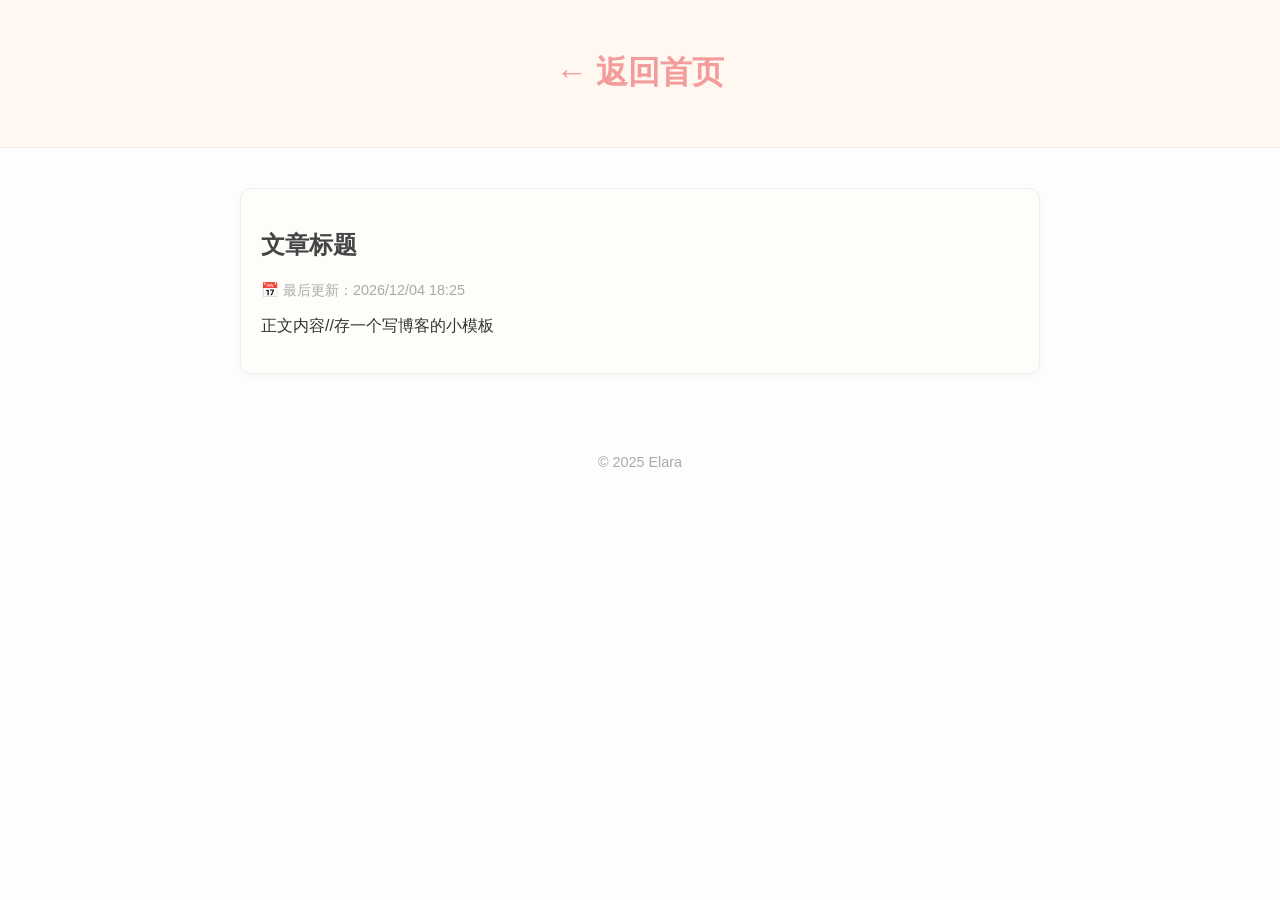
<file: post/template.html>
<!DOCTYPE html>
<html lang="zh">
<head>
  <meta charset="UTF-8">
  <title>文章标题</title>
  <link rel="stylesheet" href="../style.css">
  <script>
    window.onload = function() {
      const dateElem = document.getElementById("timestamp");
      const modified = new Date(document.lastModified);
      const formatted = modified.toLocaleString("zh-CN", {
        year: "numeric",
        month: "2-digit",
        day: "2-digit",
        hour: "2-digit",
        minute: "2-digit"
      });
      dateElem.textContent = "📅 最后更新：" + formatted;
    };
  </script>
</head>
<body>
  <header>
    <h1><a href="../index.html">← 返回首页</a></h1>
  </header>

  <main>
    <article>
      <h2>文章标题</h2>
      <p id="timestamp" class="date"></p>
      <p>正文内容//存一个写博客的小模板</p>
    </article>
  </main>

  <footer>
    © 2025 Elara
  </footer>
</body>
</html>
</file>
<file: css/style.css>
@import url("/assets/fonts/vivoSans-Regular/result.css");
@import url("/assets/fonts/SFMonoRegular/result.css");
body[data-mode='light'] {
  --theme-color: #ffb347;
  --theme-color-light-1: #ffd191;
  --theme-color-light-2: #ffc26c;
  --theme-color-light-3: #ffca7e;
  --theme-color-transparent-1: rgba(255,179,71,0.6);
  --theme-color-dark-1: #ffa626;
  --background-color: #fff;
  --background-color-transparent-1: rgba(255,255,255,0.85);
  --background-color-transparent-2: rgba(255,255,255,0.7);
  --background-color-transparent-3: rgba(255,255,255,0.4);
  --background-color-grey: #e8e8e8;
  --background-color-grey-light-1: #f1f1f1;
  --background-color-grey-light-2: #f5f5f5;
  --background-color-grey-transparent: rgba(232,232,232,0.25);
  --background-color-grey-transparent-2: rgba(232,232,232,0.15);
  --background-color-body: #f8f8f8;
  --background-color-page: rgba(255,255,255,0.85);
  --font-color: #373737;
  --font-color-invert: #fff;
  --font-color-navbar: #4b4b4b;
  --font-color-light-1: #737373;
  --font-color-light-2: #9b9b9b;
  --font-color-light-3: #cdcdcd;
  --link-hover-font-color: #fff;
  --banner-background: url("/assets/images/wallhaven-5yl597.webp");
  --banner-font-color: #fff;
  --nav-background-color: rgba(255,255,255,0.188);
  --card-border-color: #d7d7d7;
  --meow-box-shadow: 1px 1px 1px 1px rgba(42,42,42,0.051);
  --meow-card-shadow: 0px 3px 8px 6px rgba(42,42,42,0.051);
}
body[data-mode='dark'] {
  --theme-color: #88c0ed;
  --theme-color-light-1: #b8d9f4;
  --theme-color-light-2: #a0cdf1;
  --theme-color-light-3: #acd3f2;
  --theme-color-transparent-1: rgba(136,192,237,0.6);
  --theme-color-dark-1: #68afe8;
  --background-color: #2d2d2d;
  --background-color-transparent-1: rgba(45,45,45,0.88);
  --background-color-transparent-2: rgba(45,45,45,0.7);
  --background-color-transparent-3: rgba(45,45,45,0.4);
  --background-color-grey: #454545;
  --background-color-grey-light-1: #3e3e3e;
  --background-color-grey-light-2: #373737;
  --background-color-grey-transparent: rgba(69,69,69,0.25);
  --background-color-grey-transparent-2: rgba(69,69,69,0.35);
  --background-color-body: #202124;
  --background-color-page: rgba(45,45,45,0.7);
  --font-color: #bebec6;
  --font-color-invert: #fcfcfc;
  --font-color-navbar: #bebec6;
  --font-color-light-1: #9595a2;
  --font-color-light-2: #808090;
  --font-color-light-3: #5b5b67;
  --link-hover-font-color: #2d2d2d;
  --banner-background: url("/assets/images/wallhaven-e7zogk.webp");
  --banner-font-color: #e0e0e0;
  --nav-background-color: transparent;
  --card-border-color: #3b3b3b;
  --meow-box-shadow: 1px 1px 1px 1px rgba(187,187,187,0.012);
  --meow-card-shadow: none;
}
:root {
  --meow-text-shadow-title: 2px 2px 1.5px rgba(0,0,0,0.25);
  --meow-text-shadow: 2px 2px 1px rgba(0,0,0,0.125);
  --meow-text-shadow-light: 1.2px 1.2px 1px rgba(0,0,0,0.125);
  --meow-main-width: 1400px;
  --meow-page-width: 1100px;
  --meow-navbar-height: 60px;
  --meow-font-default: 'vivo Sans', 'PingFang SC', 'Microsoft YaHei', Sans-serif, Serif;
  --meow-font-title: 'vivo Sans', 'PingFang SC', 'Microsoft YaHei', Sans-serif, Serif;
  --meow-font-code: 'SF Mono', 'vivo Sans', 'PingFang SC', 'Microsoft YaHei', Courier, Consolas, Sans-serif;
}
@-moz-keyframes fade {
  0%, 100% {
    opacity: 1;
  }
  50% {
    opacity: 0.3;
  }
}
@-webkit-keyframes fade {
  0%, 100% {
    opacity: 1;
  }
  50% {
    opacity: 0.3;
  }
}
@-o-keyframes fade {
  0%, 100% {
    opacity: 1;
  }
  50% {
    opacity: 0.3;
  }
}
@keyframes fade {
  0%, 100% {
    opacity: 1;
  }
  50% {
    opacity: 0.3;
  }
}
@-moz-keyframes bounce {
  0%, 50%, 100% {
    transform: translateY(0);
    -webkit-transform: translateY(0);
  }
  25% {
    transform: translateY(-3px);
    -webkit-transform: translateY(-3px);
  }
  75% {
    transform: translateY(3px);
    -webkit-transform: translateY(3px);
  }
}
@-webkit-keyframes bounce {
  0%, 50%, 100% {
    transform: translateY(0);
    -webkit-transform: translateY(0);
  }
  25% {
    transform: translateY(-3px);
    -webkit-transform: translateY(-3px);
  }
  75% {
    transform: translateY(3px);
    -webkit-transform: translateY(3px);
  }
}
@-o-keyframes bounce {
  0%, 50%, 100% {
    transform: translateY(0);
    -webkit-transform: translateY(0);
  }
  25% {
    transform: translateY(-3px);
    -webkit-transform: translateY(-3px);
  }
  75% {
    transform: translateY(3px);
    -webkit-transform: translateY(3px);
  }
}
@keyframes bounce {
  0%, 50%, 100% {
    transform: translateY(0);
    -webkit-transform: translateY(0);
  }
  25% {
    transform: translateY(-3px);
    -webkit-transform: translateY(-3px);
  }
  75% {
    transform: translateY(3px);
    -webkit-transform: translateY(3px);
  }
}
@-moz-keyframes beat {
  0%, 100% {
    transform: scale(1);
    -webkit-transform: scale(1);
  }
  50% {
    transform: scale(1.05);
    -webkit-transform: scale(1.05);
  }
}
@-webkit-keyframes beat {
  0%, 100% {
    transform: scale(1);
    -webkit-transform: scale(1);
  }
  50% {
    transform: scale(1.05);
    -webkit-transform: scale(1.05);
  }
}
@-o-keyframes beat {
  0%, 100% {
    transform: scale(1);
    -webkit-transform: scale(1);
  }
  50% {
    transform: scale(1.05);
    -webkit-transform: scale(1.05);
  }
}
@keyframes beat {
  0%, 100% {
    transform: scale(1);
    -webkit-transform: scale(1);
  }
  50% {
    transform: scale(1.05);
    -webkit-transform: scale(1.05);
  }
}
@-moz-keyframes spin {
  0% {
    transform: rotate(0);
    -webkit-transform: rotate(0);
  }
  100% {
    transform: rotate(360deg);
    -webkit-transform: rotate(360deg);
  }
}
@-webkit-keyframes spin {
  0% {
    transform: rotate(0);
    -webkit-transform: rotate(0);
  }
  100% {
    transform: rotate(360deg);
    -webkit-transform: rotate(360deg);
  }
}
@-o-keyframes spin {
  0% {
    transform: rotate(0);
    -webkit-transform: rotate(0);
  }
  100% {
    transform: rotate(360deg);
    -webkit-transform: rotate(360deg);
  }
}
@keyframes spin {
  0% {
    transform: rotate(0);
    -webkit-transform: rotate(0);
  }
  100% {
    transform: rotate(360deg);
    -webkit-transform: rotate(360deg);
  }
}
@-moz-keyframes run-bounce {
  0% {
    transform: translateX(0);
    -webkit-transform: translateX(0);
  }
  25% {
    transform: translateX(-40px) translateY(-35px);
    -webkit-transform: translateX(-40px) translateY(-35px);
  }
  50% {
    transform: translateX(-100px) translateY(-60px);
    -webkit-transform: translateX(-100px) translateY(-60px);
  }
  75% {
    transform: translateX(-160px) translateY(-35px);
    -webkit-transform: translateX(-160px) translateY(-35px);
  }
  100% {
    transform: translateX(-200px);
    -webkit-transform: translateX(-200px);
  }
}
@-webkit-keyframes run-bounce {
  0% {
    transform: translateX(0);
    -webkit-transform: translateX(0);
  }
  25% {
    transform: translateX(-40px) translateY(-35px);
    -webkit-transform: translateX(-40px) translateY(-35px);
  }
  50% {
    transform: translateX(-100px) translateY(-60px);
    -webkit-transform: translateX(-100px) translateY(-60px);
  }
  75% {
    transform: translateX(-160px) translateY(-35px);
    -webkit-transform: translateX(-160px) translateY(-35px);
  }
  100% {
    transform: translateX(-200px);
    -webkit-transform: translateX(-200px);
  }
}
@-o-keyframes run-bounce {
  0% {
    transform: translateX(0);
    -webkit-transform: translateX(0);
  }
  25% {
    transform: translateX(-40px) translateY(-35px);
    -webkit-transform: translateX(-40px) translateY(-35px);
  }
  50% {
    transform: translateX(-100px) translateY(-60px);
    -webkit-transform: translateX(-100px) translateY(-60px);
  }
  75% {
    transform: translateX(-160px) translateY(-35px);
    -webkit-transform: translateX(-160px) translateY(-35px);
  }
  100% {
    transform: translateX(-200px);
    -webkit-transform: translateX(-200px);
  }
}
@keyframes run-bounce {
  0% {
    transform: translateX(0);
    -webkit-transform: translateX(0);
  }
  25% {
    transform: translateX(-40px) translateY(-35px);
    -webkit-transform: translateX(-40px) translateY(-35px);
  }
  50% {
    transform: translateX(-100px) translateY(-60px);
    -webkit-transform: translateX(-100px) translateY(-60px);
  }
  75% {
    transform: translateX(-160px) translateY(-35px);
    -webkit-transform: translateX(-160px) translateY(-35px);
  }
  100% {
    transform: translateX(-200px);
    -webkit-transform: translateX(-200px);
  }
}
@-moz-keyframes expand-width {
  0% {
    width: 10%;
  }
  100% {
    width: 100%;
    left: 0;
  }
}
@-webkit-keyframes expand-width {
  0% {
    width: 10%;
  }
  100% {
    width: 100%;
    left: 0;
  }
}
@-o-keyframes expand-width {
  0% {
    width: 10%;
  }
  100% {
    width: 100%;
    left: 0;
  }
}
@keyframes expand-width {
  0% {
    width: 10%;
  }
  100% {
    width: 100%;
    left: 0;
  }
}
@-moz-keyframes expand-width-to-right {
  0% {
    width: 0;
  }
  100% {
    width: 100%;
  }
}
@-webkit-keyframes expand-width-to-right {
  0% {
    width: 0;
  }
  100% {
    width: 100%;
  }
}
@-o-keyframes expand-width-to-right {
  0% {
    width: 0;
  }
  100% {
    width: 100%;
  }
}
@keyframes expand-width-to-right {
  0% {
    width: 0;
  }
  100% {
    width: 100%;
  }
}
@-moz-keyframes move-to-right {
  0% {
    transform: translateX(0);
    -webkit-transform: translateX(0);
  }
  100% {
    transform: translateX(2px);
    -webkit-transform: translateX(2px);
  }
}
@-webkit-keyframes move-to-right {
  0% {
    transform: translateX(0);
    -webkit-transform: translateX(0);
  }
  100% {
    transform: translateX(2px);
    -webkit-transform: translateX(2px);
  }
}
@-o-keyframes move-to-right {
  0% {
    transform: translateX(0);
    -webkit-transform: translateX(0);
  }
  100% {
    transform: translateX(2px);
    -webkit-transform: translateX(2px);
  }
}
@keyframes move-to-right {
  0% {
    transform: translateX(0);
    -webkit-transform: translateX(0);
  }
  100% {
    transform: translateX(2px);
    -webkit-transform: translateX(2px);
  }
}
@-moz-keyframes show-up {
  0% {
    transform: translateY(0.9rem);
    -webkit-transform: translateY(0.9rem);
    opacity: 0;
  }
  100% {
    transform: translateY(0);
    -webkit-transform: translateY(0);
    opacity: 1;
  }
}
@-webkit-keyframes show-up {
  0% {
    transform: translateY(0.9rem);
    -webkit-transform: translateY(0.9rem);
    opacity: 0;
  }
  100% {
    transform: translateY(0);
    -webkit-transform: translateY(0);
    opacity: 1;
  }
}
@-o-keyframes show-up {
  0% {
    transform: translateY(0.9rem);
    -webkit-transform: translateY(0.9rem);
    opacity: 0;
  }
  100% {
    transform: translateY(0);
    -webkit-transform: translateY(0);
    opacity: 1;
  }
}
@keyframes show-up {
  0% {
    transform: translateY(0.9rem);
    -webkit-transform: translateY(0.9rem);
    opacity: 0;
  }
  100% {
    transform: translateY(0);
    -webkit-transform: translateY(0);
    opacity: 1;
  }
}
@-moz-keyframes show-scale {
  0% {
    transform: scale(0);
    -webkit-transform: scale(0);
    opacity: 0;
  }
  100% {
    transform: scale(1);
    -webkit-transform: scale(1);
    opacity: 1;
  }
}
@-webkit-keyframes show-scale {
  0% {
    transform: scale(0);
    -webkit-transform: scale(0);
    opacity: 0;
  }
  100% {
    transform: scale(1);
    -webkit-transform: scale(1);
    opacity: 1;
  }
}
@-o-keyframes show-scale {
  0% {
    transform: scale(0);
    -webkit-transform: scale(0);
    opacity: 0;
  }
  100% {
    transform: scale(1);
    -webkit-transform: scale(1);
    opacity: 1;
  }
}
@keyframes show-scale {
  0% {
    transform: scale(0);
    -webkit-transform: scale(0);
    opacity: 0;
  }
  100% {
    transform: scale(1);
    -webkit-transform: scale(1);
    opacity: 1;
  }
}
@-moz-keyframes show-ease {
  0% {
    opacity: 0;
  }
  100% {
    opacity: 1;
  }
}
@-webkit-keyframes show-ease {
  0% {
    opacity: 0;
  }
  100% {
    opacity: 1;
  }
}
@-o-keyframes show-ease {
  0% {
    opacity: 0;
  }
  100% {
    opacity: 1;
  }
}
@keyframes show-ease {
  0% {
    opacity: 0;
  }
  100% {
    opacity: 1;
  }
}
* {
  box-sizing: border-box;
  scroll-behavior: smooth;
  user-select: auto;
}
* ::-webkit-scrollbar {
  width: 0.65rem;
  height: 0.65rem;
}
* ::-webkit-scrollbar-thumb {
  background-color: var(--background-color-grey);
  border-radius: 10px;
}
* ::-webkit-scrollbar-thumb:hover {
  background-color: var(--theme-color-light-1);
}
* ::-webkit-scrollbar-thumb:active {
  background-color: var(--theme-color-light-1);
}
* ::-webkit-scrollbar-track {
  background-color: var(--background-color-grey-transparent);
}
@-moz-document url-prefix() {
  scrollbar-color: var(--background-color-grey) var(--background-color-grey-transparent);
  scrollbar-width: thin;
}
* ::selection {
  background: var(--theme-color);
  color: var(--font-color-invert);
}
body {
  width: 100%;
  height: max-content;
  min-height: 100vh;
  margin: 0;
  background-color: var(--background-color-body);
  color: var(--font-color);
  font-size: 16px;
  font-family: var(--meow-font-default);
  line-height: 1.5rem;
}
@media (max-width: 900px) {
  body {
    font-size: 14px;
  }
}
body[bg-style='fixed']:before {
  content: ' ';
  position: fixed;
  top: 0;
  left: 0;
  width: 100vw;
  height: 100vh;
  z-index: -1;
  background-image: var(--banner-background);
  background-size: cover;
  background-position: center top;
  background-repeat: no-repeat;
  animation: show-ease 0.3s ease-in;
  transition: background-image 0.3s ease-in, filter 0.3s ease-in;
}
body[bg-style='fixed'][blur]:before {
  filter: blur(0.5rem);
}
main {
  width: 100%;
  height: max-content;
}
a {
  text-decoration: none;
  color: var(--theme-color);
}
ul,
ol {
  padding-left: 2rem;
  margin: 1.5rem 0;
}
ul ul,
ol ul,
ul ol,
ol ol {
  margin: 0;
}
ul:has(input[type='checkbox']) {
  padding-left: 0;
}
ul:has(input[type='checkbox']) li {
  display: flex;
  align-items: center;
  gap: 0.5rem;
}
ul li input[type='checkbox']:disabled {
  appearance: none;
  width: 1.6em;
  height: 1.5em;
  border-radius: 0.3rem;
  margin: 0;
  background-color: var(--background-color-grey-light-1);
}
ul li input[type='checkbox']:disabled:checked {
  background-color: var(--theme-color);
}
ul li input[type='checkbox']:disabled:checked:after {
  content: '✓';
  display: inline-block;
  width: 100%;
  height: 100%;
  color: var(--font-color-invert);
  font-weight: bold;
  text-align: center;
}
blockquote {
  margin: 2rem 0;
  padding: 0.2rem 0.9rem;
  border-left: 0.5rem solid var(--font-color-light-3);
  background-color: var(--background-color-grey-transparent);
  border-radius: 0.25rem;
  box-shadow: var(--meow-box-shadow);
  line-height: 1.5;
}
h1 {
  font-size: 2em;
}
h2 {
  font-size: 1.5em;
}
h3 {
  font-size: 1.35em;
}
h4 {
  font-size: 1.2em;
}
h5 {
  font-size: 1.1em;
}
h6 {
  font-size: 1em;
}
h1,
h2,
h3,
h4,
h5,
h6 {
  margin: 2.45em 0 1.35em;
}
hr {
  margin: 3rem 0;
  border: 2px dashed var(--background-color-grey);
  position: relative;
  overflow: visible;
}
hr:before {
  content: '🐈';
  position: absolute;
  top: -0.5rem;
  left: 5%;
  font-size: 1rem;
  line-height: 1rem;
  color: var(--background-color-grey);
  z-index: 10;
  opacity: 0.7;
  transition: all 1s ease-in-out;
}
hr:hover:before {
  left: 90%;
}
p {
  text-align: justify;
  vertical-align: baseline;
}
mark {
  background-color: var(--theme-color);
  color: var(--font-color-invert);
  padding: 0 0.3rem;
  border-radius: 0.3rem;
}
ins {
  text-decoration-color: var(--font-color-light-2);
}
s {
  color: var(--font-color-light-1);
}
abbr {
  text-decoration-color: var(--font-color-light-2);
}
kbd {
  padding: 0.1em 0.4rem;
  margin: 0 0.12rem;
  border: 1px solid var(--background-color-grey);
  border-radius: 0.4rem;
  background-color: var(--background-color-grey-light-1);
  font-family: var(--meow-font-default);
  font-size: 0.9em;
}
.table-container {
  width: 100%;
  overflow-x: auto;
  margin: 2rem 0;
}
table {
  border-radius: 0.8rem;
  border-collapse: collapse;
  width: 100%;
  overflow: hidden;
  box-shadow: var(--meow-box-shadow);
}
table ul,
table ol {
  line-height: normal;
  margin: 0;
}
th,
td {
  padding: 0.5rem 0.8rem;
  border: 1px solid var(--background-color-grey);
}
thead {
  background-color: var(--background-color-grey-light-2);
  white-space: nowrap;
}
button {
  background: transparent;
  border: 0;
  padding: 0;
  cursor: pointer;
  font-family: var(--meow-font-default);
  color: var(--font-color);
  font-size: 1rem;
}
textarea,
input {
  font-family: var(--meow-font-default);
}
.markdown {
  line-height: 1.58;
}
.markdown a:not(.normal) {
  color: var(--theme-color);
  position: relative;
}
.markdown a:not(.normal):after {
  content: '';
  position: absolute;
  left: 0;
  bottom: -1.2px;
  display: block;
  height: 2px;
  width: 0;
  background-color: var(--theme-color-light-2);
  transition: width 0.5s ease;
}
.markdown a:not(.normal):hover:after {
  width: 100%;
}
.markdown ul {
  padding-left: 1em;
  line-height: 1.8em;
}
.markdown ol {
  padding-left: 1em;
  line-height: 1.8em;
}
.markdown ul li,
.markdown ol li {
  margin: 0.5em 0;
}
.markdown ul li:has(ul),
.markdown ol li:has(ul) {
  margin: 1em 0;
}
.markdown ul li:has(ol),
.markdown ol li:has(ol) {
  margin: 1em 0;
}
.markdown ul ul >li,
.markdown ol ul >li,
.markdown ul ol >li,
.markdown ol ol >li {
  margin: 0.5em 0;
}
.markdown h1:before,
.markdown h2:before,
.markdown h3:before,
.markdown h4:before,
.markdown h5:before,
.markdown h6:before {
  content: '#';
  margin-right: 0.5rem;
  color: var(--font-color-light-3);
  transition: color 0.2s ease-in-out;
}
.markdown h1:hover:before,
.markdown h2:hover:before,
.markdown h3:hover:before,
.markdown h4:hover:before,
.markdown h5:hover:before,
.markdown h6:hover:before {
  color: var(--theme-color);
}
.markdown img {
  display: block;
  margin: 1rem auto;
  max-width: 100%;
  object-fit: contain;
}
.markdown .img-caption img {
  margin: 0 auto;
}
.icon {
  height: 1rem;
  object-fit: contain;
}
.box-icon {
  height: 1.45rem;
}
.img-caption {
  margin: 1rem auto;
  width: 100%;
  display: flex;
  flex-direction: column;
  gap: 0.1rem;
}
.img-caption figcaption {
  text-align: center;
  color: var(--font-color-light-1);
  font-size: 0.9em;
}
img[data-lazy-src] {
  transition: all 0.3s ease-in;
}
img[data-lazy-src]:not(.loaded) {
  filter: blur(0.8rem) brightness(1) !important;
}
img:not(.icon):not([no-view]):not(.noview) {
  cursor: pointer;
}
.view-image-close__full {
  background: var(--background-color-grey-transparent) !important;
}
body[data-mode="dark"] img:not(.icon) {
  filter: brightness(90%);
}
.view-image img {
  filter: brightness(100%) !important;
}
.page-container {
  width: 100%;
  height: max-content;
  padding: 1.8rem 0;
}
.page-content {
  width: 95%;
  max-width: var(--meow-page-width);
  height: max-content;
  min-height: 60vh;
  margin: 0 auto;
  padding: 2.2rem 2.5rem;
  background-color: var(--background-color-page);
  backdrop-filter: blur(3px);
  border-radius: 1rem;
  box-shadow: var(--meow-card-shadow);
  animation: show-up 0.6s ease-out;
}
.page-title {
  line-height: 2.5rem;
  margin-bottom: 2.3rem;
  display: flex;
  align-items: center;
  justify-content: space-between;
}
.page-title-content {
  display: flex;
  align-items: center;
  gap: 0.5rem;
}
.page-title-content h1 {
  font-size: 2.2rem;
  font-weight: bold;
  margin: 0;
}
.page-title-content .icon {
  height: 2.4rem;
}
.pageview {
  font-size: 16px;
  color: var(--font-color-light-2);
  display: flex;
  flex-wrap: nowrap;
  align-items: center;
  gap: 0.15rem;
}
.pageview .icon {
  height: 1rem;
  opacity: 0.5;
}
.pageview span {
  white-space: nowrap;
}
body[data-mode="dark"] .pageview .icon {
  filter: invert(100%);
}
.page-paginator {
  margin-top: 2.5rem;
}
.page-desc {
  font-size: 1.2rem;
  margin-bottom: 2rem;
  color: var(--font-color-light-2);
  position: relative;
  padding-left: 2.5rem;
}
.page-desc:before {
  content: '“';
  font-size: 5rem;
  margin-right: 0.2rem;
  position: absolute;
  left: 0;
  top: 50%;
  opacity: 0.8;
}
@media (max-width: 900px) {
  .page-container {
    padding: 1.2rem 0;
  }
  .page-content {
    padding: 1.6rem 1rem;
  }
  .page-title {
    line-height: 1.8rem;
    margin-bottom: 1.65rem;
  }
  .page-title-content h1 {
    font-size: 1.5rem;
  }
  .page-title-content .icon {
    height: 1.8rem;
  }
  .pageview {
    font-size: 1em;
  }
  .pageview .icon {
    height: 1em;
  }
  .page-desc {
    font-size: 1.15em;
    padding-left: 1.8em;
    margin-bottom: 1.8em;
  }
  .page-desc:before {
    font-size: 3.5rem;
  }
}
#home-container {
  width: 100%;
  height: max-content;
  padding: 1.8rem 0;
}
#home-content {
  width: 95%;
  max-width: var(--meow-main-width);
  height: auto;
  margin: 0 auto;
  display: flex;
  flex-direction: row;
  gap: 1.3rem;
}
#home-main {
  flex: 3;
  max-width: 75%;
  height: max-content;
  display: flex;
  flex-direction: column;
  gap: 1.3rem;
}
.home-article {
  background-color: var(--background-color-transparent-1);
  backdrop-filter: blur(3px);
  border-radius: 1rem;
  box-shadow: var(--meow-card-shadow);
  overflow: hidden;
  transition: all 0.3s ease;
}
.home-article:hover {
  transform: scale(1.015);
}
.home-article-cover {
  position: relative;
  width: 100%;
  height: 9.5rem;
  border-radius: 1rem 1rem 0 0;
  overflow: hidden;
}
.home-article-cover img {
  width: 100%;
  height: 100%;
  object-fit: cover;
  position: absolute;
  top: 50%;
  transform: translateY(-50%);
}
.home-article-content {
  padding: 1.4rem 2.2rem;
}
.home-article-title {
  margin: 0.2rem 0 0.6rem;
  display: flex;
  flex-wrap: nowrap;
  align-items: flex-start;
  gap: 0.5rem;
  overflow: hidden;
  line-height: 2rem;
}
.home-article-title a {
  font-size: 1.5rem;
  font-weight: bold;
  color: var(--font-color);
}
.home-article-title a:hover {
  color: var(--theme-color);
}
.home-article-encrypt {
  display: flex;
  align-items: center;
  height: 2rem;
}
.home-article-encrypt .icon {
  height: 1.35rem;
}
.home-article-sticky {
  background-color: var(--theme-color);
  padding: 0 0.5rem;
  border-radius: 0.5rem;
  color: var(--link-hover-font-color);
  height: 2rem;
  white-space: nowrap;
}
.home-article-excerpt {
  text-align: justify;
  font-size: 1.05rem;
  margin: 0.9rem 0;
}
.home-article-info-container {
  display: flex;
  align-items: center;
  justify-content: space-between;
  font-size: 0.95rem;
  gap: 0.5rem;
}
.home-article-info {
  max-width: 70%;
  display: flex;
  align-items: center;
  flex-wrap: nowrap;
  gap: 0.8rem;
  overflow: hidden;
}
.home-article-info a,
.home-article-info span,
.home-article-info {
  color: var(--font-color-light-1);
}
.home-article-info a:hover {
  color: var(--theme-color);
}
.home-article-info a:hover:after {
  color: var(--font-color-light-1);
}
.home-article-info .icon {
  opacity: 0.55;
  height: 1.1rem;
}
.home-article-info >div {
  display: flex;
  align-items: center;
  gap: 0.3rem;
}
body[data-mode="dark"] .home-article-info .icon {
  filter: invert(100%);
}
.home-article-date span {
  white-space: nowrap;
}
.home-article-categories a {
  white-space: nowrap;
  text-overflow: ellipsis;
}
.home-article-categories a:not(:last-child):after {
  content: ', ';
}
.home-article-tags a {
  white-space: nowrap;
  text-overflow: ellipsis;
}
.home-article-tags a:not(:last-child):after {
  content: ' | ';
}
.read-more-btn {
  color: var(--font-color-light-1);
  white-space: nowrap;
}
.read-more-btn:hover {
  color: var(--theme-color);
}
@media (max-width: 900px) {
  #home-content {
    flex-direction: column;
    flex-direction: column-reverse;
  }
  #home-main {
    max-width: 100%;
    flex: 1;
  }
  .home-article-title {
    line-height: 1.5rem;
  }
  .home-article-title a {
    font-size: 1.2em;
  }
  .home-article-encrypt {
    height: 1.5rem;
  }
  .home-article-encrypt .icon {
    height: 1.2em;
  }
  .home-article-sticky {
    height: 1.5rem;
  }
  .home-article-excerpt {
    font-size: 1em;
    margin: 0.35rem 0;
  }
  .home-article-categories,
  .home-article-tags {
    visibility: hidden;
  }
  .home-article-info-container {
    font-size: 0.9em;
  }
  .home-article-cover {
    height: 9rem;
  }
  .home-article-content {
    padding: 0.5rem 1.8rem;
    margin: 0.5rem 0;
  }
}
.archive-year-title a,
.archive-month-title a {
  color: var(--font-color);
}
.archive-year-title a:hover,
.archive-month-title a:hover {
  color: var(--theme-color);
}
.archive-year {
  margin-bottom: 2.5rem;
}
.archive-year-title {
  padding: 0.5rem 0;
  margin-bottom: 1.8rem;
  border-bottom: 1px solid transparent;
  border-image: linear-gradient(to right, var(--font-color-light-2), rgba(0,0,0,0)) 1;
}
.archive-year-title a {
  font-size: 1.8rem;
  font-weight: bold;
  margin-right: 0.8rem;
}
.archive-year-title span {
  font-size: 0.9rem;
  color: var(--font-color-light-1);
}
.archive-month {
  margin-bottom: 2rem;
}
.archive-month-title {
  margin-bottom: 1.3rem;
}
.archive-month-title a {
  font-size: 1.5rem;
  font-weight: bold;
  margin-right: 0.7rem;
}
.archive-month-title span {
  font-size: 0.9rem;
  color: var(--font-color-light-1);
}
.archive-posts-list {
  display: flex;
  align-items: center;
  justify-content: space-between;
  flex-wrap: wrap;
  gap: 1.2rem 1rem;
  user-select: none;
}
.archive-post {
  width: calc(50% - 0.5rem);
  height: 5rem;
  border-radius: 0.6rem;
  border: 1px solid var(--card-border-color);
  position: relative;
  overflow: hidden;
}
.archive-post a {
  display: block;
  width: 100%;
  height: 100%;
  padding: 1rem 1.2rem;
  color: var(--font-color);
}
.archive-post:hover {
  box-shadow: var(--meow-box-shadow);
}
.archive-post[archive-style="normal"]:after {
  content: "";
  background-image: url("/assets/images/Hexo-Theme-MEOW.png");
  background-size: cover;
  position: absolute;
  top: 0.5rem;
  right: 0.5rem;
  width: 13%;
  height: 85%;
  opacity: 0.8;
  transition: all 0.5s ease;
}
.archive-post[archive-style="normal"]:hover:after {
  transform: rotate(18deg);
  opacity: 1;
}
.archive-post[archive-style="cover"]:hover .archive-post-cover {
  transform: translateY(-25%);
}
.archive-post[archive-style="cover"]:hover .archive-post-cover:after {
  width: 0;
}
.archive-post[archive-style="cover"]:hover .archive-post-title,
.archive-post[archive-style="cover"]:hover .archive-post-date {
  opacity: 0;
}
.archive-post[archive-style="cover"] .archive-post-title {
  width: 100%;
}
.archive-post[archive-style="cover"] .archive-post-cover {
  position: absolute;
  width: 100%;
  top: 0;
  transform: translateY(-45%);
  left: 0;
  z-index: -1;
  transition: transform 0.5s ease;
}
.archive-post[archive-style="cover"] .archive-post-cover img {
  width: 100%;
  height: 100%;
  object-fit: cover;
}
.archive-post[archive-style="cover"] .archive-post-cover:after {
  content: "";
  position: absolute;
  top: 0;
  right: 0;
  width: 100%;
  height: 100%;
  background-color: var(--background-color-transparent-1);
  transition: width 0.6s ease;
}
.archive-post[archive-style="normal"]:hover .archive-post-cover {
  width: 100%;
}
.archive-post[archive-style="normal"]:hover .archive-post-title {
  color: var(--link-hover-font-color);
  white-space: normal;
  font-size: 1.25rem;
  text-shadow: var(--meow-text-shadow-light);
  max-height: 2.85rem;
}
.archive-post[archive-style="normal"]:hover .archive-post-date {
  display: none;
}
.archive-post[archive-style="normal"] .archive-post-title {
  width: 85%;
}
.archive-post[archive-style="normal"] .archive-post-cover {
  position: absolute;
  width: 0;
  height: 100%;
  top: 0;
  left: 0;
  z-index: -1;
  background-color: var(--theme-color-light-3);
  transition: width 0.6s ease;
}
.archive-post-title {
  font-size: 1.2rem;
  font-weight: bold;
  white-space: nowrap;
  text-overflow: ellipsis;
  overflow: hidden;
  margin-bottom: 0.3rem;
  transition: all 0.3s ease;
  display: inline-flex;
  align-items: center;
  gap: 0.2rem;
}
.archive-post-encrypt {
  display: inline-flex;
  align-items: center;
}
.archive-post-encrypt .icon {
  height: 1.1rem;
}
.archive-post-date {
  color: var(--font-color-light-1);
  font-size: 0.9rem;
  white-space: nowrap;
  overflow: hidden;
  transition: all 0.3s ease;
}
@media (max-width: 900px) {
  .archive-year-title {
    margin-bottom: 1.2rem;
  }
  .archive-year-title a {
    font-size: 1.35rem;
  }
  .archive-year-title span {
    font-size: 0.85rem;
  }
  .archive-month-title {
    margin-bottom: 1rem;
  }
  .archive-month-title a {
    font-size: 1.2rem;
  }
  .archive-month-title span {
    font-size: 0.85rem;
  }
  .archive-post {
    width: 100%;
  }
  .archive-post a {
    padding: 0.9em 0.85em;
  }
  .archive-post[archive-style="normal"]:after {
    opacity: 0.35;
    height: 80%;
  }
  .archive-post[archive-style="normal"] .archive-post-title {
    width: 90%;
  }
  .archive-post[archive-style="normal"]:hover .archive-post-title {
    font-size: 1.1em;
  }
  .archive-post-title {
    font-size: 1.1em;
  }
  .archive-post-date {
    font-size: 0.95em;
  }
}
.category-container {
  width: 85%;
  min-height: 80px;
  margin: 0 auto;
  position: relative;
  user-select: none;
}
.category-container:after {
  content: "";
  background-image: url("/assets/images/Hexo-Theme-MEOW.png");
  background-size: cover;
  position: absolute;
  bottom: 0;
  right: 0;
  width: 100px;
  height: 100px;
  opacity: 0.7;
  animation: run-bounce 1.5s linear infinite alternate;
  z-index: -1;
}
.categories-list {
  padding: 0;
  display: flex;
  flex-direction: column;
  gap: 0.5rem;
}
.categories-list a {
  color: var(--font-color);
  display: inline-block;
  max-width: 80%;
  white-space: nowrap;
  text-overflow: ellipsis;
  overflow: hidden;
  transition: all 0.3s ease;
}
.categories-list a:hover {
  color: var(--theme-color);
}
.categories-list a:hover:before {
  content: '> ';
}
.categories-list li {
  list-style: none;
}
.categories-list >li {
  padding: 0.5rem 1.3rem;
}
.categories-list >li >a {
  font-size: 1.3rem;
  font-weight: bold;
}
.categories-list span {
  color: var(--font-color-light-2);
  margin-left: 0.5rem;
  vertical-align: super;
  font-size: 0.9rem;
}
.categories-list-child {
  padding-left: 1.3rem;
  margin: 0.6rem 0 0 0.3rem;
  border-left: 1px solid var(--card-border-color);
}
.categories-list-child a {
  font-size: 1.15rem;
}
.categories-list-child li {
  margin-top: 0.6rem;
}
@media (max-width: 900px) {
  .category-container {
    width: 100%;
    margin: 0;
  }
  .category-container:after {
    display: none;
  }
  .categories-list {
    gap: 0;
  }
  .categories-list >li {
    padding: 0.3rem 0.5rem;
  }
  .categories-list >li >a {
    font-size: 1.2em;
  }
  .categories-list span {
    font-size: 0.85rem;
  }
  .categories-list-child a {
    font-size: 1.1em;
  }
}
.tag-container {
  width: 90%;
  margin: 0 auto;
  user-select: none;
}
.tag-container[tag-style="cloud"] {
  display: flex;
  align-items: center;
  justify-content: center;
  flex-wrap: wrap;
  gap: 1rem;
}
.tag-container[tag-style="cloud"] a {
  white-space: nowrap;
  color: var(--font-color);
  position: relative;
  padding: 0 0.1rem;
}
.tag-container[tag-style="cloud"] a:after {
  content: '';
  position: absolute;
  left: 0;
  bottom: -3px;
  display: block;
  height: 2.5px;
  width: 0;
  background-color: #FFB347;
  transition: width 0.5s ease;
}
.tag-container[tag-style="cloud"] a:hover {
  font-weight: bold;
}
.tag-container[tag-style="cloud"] a:hover:after {
  width: 100%;
}
.tags-list {
  padding: 0;
  display: flex;
  align-items: center;
  justify-content: center;
  flex-wrap: wrap;
  gap: 1rem;
}
.tags-list li {
  list-style: none;
  padding: 0.35rem 1.2rem;
  border: 1px solid var(--card-border-color);
  border-radius: 0.75rem;
  display: flex;
  align-items: center;
  justify-content: space-between;
  flex-wrap: nowrap;
  gap: 1rem;
  transition: all 0.5s ease;
}
.tags-list li:hover {
  background-color: var(--theme-color);
  box-shadow: var(--meow-box-shadow);
}
.tags-list li:hover a {
  color: var(--link-hover-font-color);
}
.tags-list li:hover span {
  color: var(--link-hover-font-color);
}
.tags-list a {
  color: var(--font-color);
  font-size: 1.25rem;
  white-space: nowrap;
}
.tags-list a:before {
  content: '#';
  margin-right: 0.1rem;
}
.tags-list span {
  color: var(--font-color-light-2);
}
.tags-count {
  font-size: 0.9rem;
  vertical-align: super;
  margin-left: 0.1rem;
}
@media (max-width: 900px) {
  .tag-container {
    width: 100%;
    margin: 0;
  }
  .tags-list {
    gap: 0.6rem;
  }
  .tags-list li {
    padding: 0.3rem 1rem;
  }
  .tags-list a {
    font-size: 1.1em;
  }
  .tags-list span {
    font-size: 1.1em;
  }
}
.post-container {
  width: 100%;
  height: max-content;
  padding: 1.8rem 0;
}
.post-main {
  width: 95%;
  max-width: var(--meow-main-width);
  margin: 0 auto;
  display: flex;
  justify-content: center;
  gap: 1rem;
}
.post-content {
  width: 100%;
  max-width: var(--meow-page-width);
  height: max-content;
  padding: 2.2rem 2.5rem;
  background-color: var(--background-color-page);
  border-radius: 1rem;
  box-shadow: var(--meow-card-shadow);
  animation: show-up 0.6s ease-out;
  transition: background-color 0.2s ease-in;
}
.post-title {
  margin: 0 0 1.2rem 0;
  line-height: 2.5rem;
  font-size: 1.85rem;
  font-weight: bold;
  text-align: center;
  animation: show-up 1s ease;
}
.post-author {
  font-size: 1.15rem;
  text-align: center;
}
.post {
  margin: 2.8rem 0 5rem;
  font-size: 17px;
}
.post[indent="true"] >p {
  text-indent: 2em;
}
.post-tail-tags {
  margin: 1.5rem 0;
  display: flex;
  align-items: center;
  flex-wrap: wrap;
  gap: 0.2rem 0.5rem;
  user-select: none;
}
.post-tail-tags a {
  color: var(--font-color-light-2);
  border-radius: 0.65rem;
  position: relative;
  padding: 0.1rem 0.5rem;
  transition: color 0.25s ease;
  z-index: 1;
}
.post-tail-tags a:before {
  content: '#';
  margin-right: 0.1rem;
}
.post-tail-tags a:after {
  content: '';
  position: absolute;
  top: 0;
  left: 0;
  width: 0;
  height: 100%;
  border-radius: 0.5rem;
  background: var(--theme-color);
  z-index: -1;
  transition: all 0.25s ease-in;
}
.post-tail-tags a:hover {
  color: var(--link-hover-font-color);
}
.post-tail-tags a:hover:after {
  width: 100%;
}
.fiction-status {
  text-align: center;
  color: var(--font-color-light-3);
  font-weight: bold;
  font-size: 1.2rem;
  margin: 2rem 0;
}
@media (max-width: 900px) {
  .post-container {
    padding: 1.2rem 0;
  }
  .post-content {
    padding: 1.6rem 1rem;
  }
  .post-title {
    font-size: 1.6em;
    margin-bottom: 0.6rem;
  }
  .post-author {
    font-size: 1.1em;
  }
  .post {
    margin: 2em 0 3.5em;
    font-size: 15px;
  }
  .fiction-status {
    font-size: 1.1em;
    margin: 1.1em 0;
  }
  .post-tail-tags {
    margin: 1.2em 0;
  }
}
#home-banner {
  width: 100%;
  height: 100vh;
  user-select: none;
}
#home-banner[bg-style='none'] {
  background: var(--banner-background);
  background-size: cover;
  background-position: center top;
  background-repeat: no-repeat;
}
#home-banner-info {
  position: absolute;
  top: calc(100% / 2 - 3.5rem);
  width: 100%;
  padding: 0 2rem;
  text-align: center;
  line-height: 3rem;
  color: var(--banner-font-color);
  font-family: var(--meow-font-title);
}
#home-banner-title {
  font-size: 2.9rem;
  font-weight: bold;
  text-shadow: var(--meow-text-shadow-title);
  margin-bottom: 0.7rem;
}
#home-banner-subtitle {
  font-size: 1.55rem;
  text-shadow: var(--meow-text-shadow);
}
#home-banner-scrolldown {
  z-index: 70;
  position: absolute;
  bottom: 0.5rem;
  width: 100%;
  text-align: center;
  text-shadow: var(--meow-text-shadow);
}
#scroll-to-main {
  font-size: 1.85rem;
  font-weight: bold;
  color: #fff;
  cursor: pointer;
  padding: 0.5rem 1rem 0;
  opacity: 0.75;
  animation: bounce 1.2s ease infinite;
}
.banner {
  width: 100%;
  height: 50vh;
  background: var(--banner-background);
  background-size: cover;
  background-position: center;
  background-repeat: no-repeat;
  user-select: none;
  transition: background 0.35s ease-in;
}
.banner-info {
  display: flex;
  flex-direction: column;
  align-items: center;
  justify-content: center;
  gap: 0.7rem;
  padding-top: calc(var(--meow-navbar-height) + 3rem);
}
.banner-avatar img {
  width: 7.5rem;
  border-radius: 0;
  object-fit: contain;
  box-sizing: content-box;
  border: none;
  animation: show-scale 0.6s ease-out;
  transition: transform 0.1s ease-in;
}
.banner-avatar img:hover {
  transform: rotate(20deg);
}
.banner-title {
  font-size: 2.1rem;
  font-weight: bold;
  text-align: center;
  line-height: 3rem;
  color: var(--banner-font-color);
  font-family: var(--meow-font-title);
  text-shadow: var(--meow-text-shadow-title);
  animation: show-up 0.6s ease-out;
}
@media (max-width: 900px) {
  #home-banner-title {
    font-size: 2rem;
  }
  #home-banner-subtitle {
    font-size: 1.2rem;
  }
  .banner {
    height: 35vh;
  }
  .banner-info {
    padding-top: calc(var(--meow-navbar-height) + 1rem);
    gap: 0;
  }
  .banner-avatar img {
    width: 6.5rem;
  }
  .banner-title {
    font-size: 1.8rem;
  }
}
:root {
  --highlight-background: #2d2d2d;
  --highlight-foreground: #ccc;
  --highlight-comment: #999;
  --highlight-built-in: #6cc;
  --highlight-keyword: #c9c;
  --highlight-attr: #f99157;
  --highlight-section: #69c;
  --highlight-bullet: #f2777a;
  --highlight-title: #fc6;
  --highlight-tag: #b4b7b4;
  --highlight-subst: #ccc;
  --highlight-strong: #fc6;
  --highlight-string: #9c9;
  --highlight-emphasis: #c9c;
  --highlight-meta: #a3685a;
}
body[data-mode='light'] {
  --highlight-background: #f8f8f8;
  --highlight-foreground: #586875;
  --highlight-comment: #85939e;
  --highlight-built-in: #52cbb0;
  --highlight-keyword: #a363d5;
  --highlight-attr: #e66b2b;
  --highlight-section: #33b5e1;
  --highlight-bullet: #ef5253;
  --highlight-title: #e4b51c;
  --highlight-tag: #667581;
  --highlight-subst: #586875;
  --highlight-strong: #e4b51c;
  --highlight-string: #7cc844;
  --highlight-emphasis: #a363d5;
  --highlight-meta: #d73c9a;
}
body[data-mode='dark'] {
  --highlight-background: #2d2d2d;
  --highlight-foreground: #ccc;
  --highlight-comment: #999;
  --highlight-built-in: #6cc;
  --highlight-keyword: #c9c;
  --highlight-attr: #f99157;
  --highlight-section: #69c;
  --highlight-bullet: #f2777a;
  --highlight-title: #fc6;
  --highlight-tag: #b4b7b4;
  --highlight-subst: #ccc;
  --highlight-strong: #fc6;
  --highlight-string: #9c9;
  --highlight-emphasis: #c9c;
  --highlight-meta: #a3685a;
}
code {
  padding: 0.1rem 0.6rem;
  margin: 0 0.12rem;
  border-radius: 0.3rem;
  background-color: var(--background-color-grey-light-1);
  font-family: var(--meow-font-default);
  font-size: 0.95em;
  color: var(--font-color-light-1);
}
.code-container {
  position: relative;
  background: var(--background-color-grey-light-2);
  border-radius: 0.8rem;
  box-shadow: var(--meow-box-shadow);
  padding-top: 2.5rem;
  margin: 2rem 0;
  font-family: var(--meow-font-code);
  font-size: 1.1rem;
}
.code-container figcaption {
  position: absolute;
  top: 0;
  left: 50%;
  transform: translateX(-50%);
  color: var(--font-color);
  font-weight: bold;
  line-height: 2.5rem;
}
.code-container figcaption a {
  margin-left: 0.7rem;
}
.code-container:before {
  position: absolute;
  content: attr(code-lang);
  line-height: 2.5rem;
  width: auto;
  top: 0;
  left: 0.75rem;
  margin-left: 4.8rem;
  font-weight: bold;
}
.code-container:after {
  content: ' ';
  position: absolute;
  border-radius: 50%;
  background: #fc625d;
  width: 0.75rem;
  height: 0.75rem;
  top: 0;
  left: 1.5rem;
  margin-top: 0.875rem;
  box-shadow: 20px 0px #fdbc40, 40px 0px #35cd4b;
  z-index: 20;
}
.code-container .folded {
  height: 0 !important;
  overflow: hidden;
}
.code-container .folded figure.highlight {
  height: 0 !important;
  width: 0 !important;
  overflow: hidden !important;
}
.code-container:hover .code-fold,
.code-container:hover .code-copy {
  opacity: 0.8;
}
.code-fold,
.code-copy {
  opacity: 0;
  cursor: pointer;
  display: flex;
  align-items: center;
  height: 2.5rem;
  position: absolute;
  top: 0;
  transition: opacity 0.3s ease;
  user-select: none;
}
.code-fold svg,
.code-copy svg {
  height: 1.3rem;
  animation: show-ease 1s ease-in-out;
}
.code-fold {
  right: 4.2rem;
}
.code-copy {
  right: 1.5rem;
}
figure.highlight {
  overflow: auto;
  max-height: 22em;
  padding: 1rem 0.4rem;
  color: var(--highlight-foreground);
  background: var(--highlight-background);
  margin: 0;
  border-radius: 0 0 0.8rem 0.8rem;
  border-top: 1px solid var(--background-color-grey);
}
figure.highlight:hover::-webkit-scrollbar-thumb {
  background: var(--background-color-grey-light-1);
}
figure.highlight::-webkit-scrollbar {
  width: 0.45rem;
  height: 0.45rem;
}
figure.highlight::-webkit-scrollbar-track {
  background: transparent;
  border: none;
}
figure.highlight::-webkit-scrollbar-thumb {
  border-radius: 3rem;
  background: transparent;
  transition: background 0.2s ease;
}
figure.highlight::-webkit-scrollbar-thumb:hover {
  background: var(--theme-color-light-1);
}
@-moz-document url-prefix() {
  scrollbar-color: var(--background-color-grey-light-1) transparent;
  scrollbar-width: thin;
}
figure.highlight table {
  margin: 0;
  border: none;
  box-shadow: none;
}
figure.highlight td {
  border: none;
  padding: 0;
}
figure.highlight .gutter {
  width: 2.1rem;
  user-select: none;
  padding: 0.1rem 0.6rem;
  border-right: 1px solid var(--background-color-grey);
  opacity: 0.3;
}
figure.highlight .gutter pre {
  text-align: center;
}
figure.highlight .code pre {
  width: 100%;
  padding: 0.1rem 0.8rem;
}
figure.highlight pre {
  border: none;
  margin: 0;
  font-family: var(--meow-font-code);
  font-size: 0.95em;
  line-height: 1.45;
}
figure.highlight pre .comment {
  color: var(--highlight-comment);
}
figure.highlight pre .built_in,
figure.highlight pre .quote,
figure.highlight pre .doctag,
figure.highlight pre .keyword.atrule,
figure.highlight pre .regexp {
  color: var(--highlight-built-in);
}
figure.highlight pre .type,
figure.highlight pre .keyword,
figure.highlight pre .diff .meta,
figure.highlight pre .template-tag,
figure.highlight pre .selector-attr,
figure.highlight pre .selector-pseudo {
  color: var(--highlight-keyword);
}
figure.highlight pre .attr,
figure.highlight pre .literal,
figure.highlight pre .symbol,
figure.highlight pre .link,
figure.highlight pre .number,
figure.highlight pre .variable.constant_ {
  color: var(--highlight-attr);
}
figure.highlight pre .section,
figure.highlight pre .function .title,
figure.highlight pre .attribute,
figure.highlight pre .title.function_,
figure.highlight pre .ruby .property {
  color: var(--highlight-section);
}
figure.highlight pre .bullet,
figure.highlight pre .name,
figure.highlight pre .deletion,
figure.highlight pre .selector-tag,
figure.highlight pre .variable,
figure.highlight pre .template-variable {
  color: var(--highlight-bullet);
}
figure.highlight pre .title,
figure.highlight pre .class .title,
figure.highlight pre .title.class_ {
  color: var(--highlight-title);
}
figure.highlight pre .tag {
  color: var(--highlight-tag);
}
figure.highlight pre .operator,
figure.highlight pre .punctuation,
figure.highlight pre .subst {
  color: var(--highlight-subst);
}
figure.highlight pre .operator {
  opacity: 0.7;
}
figure.highlight pre .strong {
  font-weight: bold;
  color: var(--highlight-strong);
}
figure.highlight pre .addition,
figure.highlight pre .code,
figure.highlight pre .string,
figure.highlight pre .title.class_.inherited__,
figure.highlight pre .selector-class {
  color: var(--highlight-string);
}
figure.highlight pre .emphasis {
  color: var(--highlight-emphasis);
  font-style: italic;
}
figure.highlight pre .meta,
figure.highlight pre .meta .keyword,
figure.highlight pre .meta .string {
  color: var(--highlight-meta);
}
figure.highlight pre .meta .keyword,
figure.highlight pre .meta-keyword {
  font-weight: bold;
}
@media (max-width: 900px) {
  .code-container {
    font-size: 1em;
  }
  .code-container figcaption {
    visibility: hidden;
  }
  code {
    padding: 0.08rem 0.45rem;
    margin: 0 0.05rem;
  }
}
footer {
  width: 100%;
  height: auto;
  min-height: 6rem;
  background-color: var(--background-color-transparent-1);
  backdrop-filter: blur(1px);
  border-top: 1px solid var(--background-color-transparent-1);
  user-select: none;
}
.footer {
  width: 100%;
  max-width: var(--meow-main-width);
  margin: 0 auto;
  padding: 1.5rem 1rem;
  color: var(--font-color-light-1);
  text-align: center;
  line-height: 1.8rem;
  position: relative;
}
.footer a {
  color: var(--font-color-light-1);
  position: relative;
  padding: 0 0.1rem;
}
.footer a:after {
  content: '';
  position: absolute;
  left: 0;
  bottom: -1px;
  display: block;
  height: 2px;
  width: 0;
  background-color: var(--theme-color-light-2);
  transition: width 0.5s ease;
}
.footer a:hover {
  color: var(--theme-color);
}
.footer a:hover:after {
  width: 100%;
}
#footer-info {
  position: absolute;
  left: 1rem;
  top: 1.5rem;
  text-align: left;
}
#footer-pageview {
  position: absolute;
  right: 1rem;
  top: 1.5rem;
  text-align: right;
  display: flex;
  flex-direction: column;
}
#footer-pageview div {
  display: flex !important;
  align-items: center;
  justify-content: flex-end;
  gap: 0.5rem;
  flex-wrap: nowrap;
}
#footer-pageview span:nth-child(2) {
  display: flex;
  align-items: center;
}
#footer-pageview span:nth-child(2) svg {
  height: 1rem;
}
@media (max-width: 900px) {
  .footer {
    display: flex;
    flex-direction: column;
  }
  #footer-info,
  #footer-pageview {
    position: static;
    text-align: center;
  }
  #footer-pageview div {
    justify-content: center;
  }
}
header {
  position: fixed;
  top: 0;
  left: 0;
  z-index: 90;
  width: 100%;
  height: var(--meow-navbar-height);
  background-color: var(--nav-background-color);
  backdrop-filter: blur(8px);
  box-shadow: var(--meow-box-shadow);
  transition: background 0.45s ease-in-out;
}
#navbar {
  width: 100%;
  max-width: var(--meow-main-width);
  height: 100%;
  margin: 0 auto;
  display: flex;
  justify-content: space-between;
  align-items: center;
  text-align: center;
  user-select: none;
}
#navbar a {
  text-decoration: none;
}
#nav-info {
  margin: 0 1rem;
  cursor: pointer;
  display: flex;
  align-items: center;
  gap: 0.1rem;
}
#site-icon {
  display: flex;
  align-items: center;
}
#site-icon img {
  height: 2rem;
}
#site-icon img:hover {
  animation: fade 1s ease infinite;
}
#site-name {
  padding: 0.25rem 0.4rem 0.1rem;
  border-radius: 10px;
  transition: all 0.6s ease;
  display: flex;
  justify-content: center;
  align-items: center;
}
#site-name h1,
#site-name div {
  margin: 0;
  font-size: 1.6rem;
  font-family: var(--meow-font-title);
  font-weight: bold;
  color: var(--font-color-navbar);
}
#site-name .icon {
  position: absolute;
  height: 1.4rem;
  opacity: 0;
}
#site-name:hover {
  background-color: var(--theme-color);
}
#site-name:hover h1,
#site-name:hover div {
  opacity: 0;
}
#site-name:hover .icon {
  opacity: 1;
}
#nav-menu {
  font-size: 1.3rem;
  display: flex;
  align-items: center;
  position: absolute;
  left: 50%;
  transform: translateX(-50%);
}
.menu-item {
  border-radius: 10px;
  position: relative;
  display: flex;
  flex-direction: column;
  align-items: center;
  justify-content: center;
  gap: 0.8rem;
  transition: all 0.5s ease;
}
.menu-item:after {
  position: absolute;
  top: 1.7rem;
  left: 0;
  width: 100%;
  height: 1rem;
  content: '';
}
.menu-item a {
  padding: 0.2rem 1rem;
  color: var(--font-color-navbar);
  display: flex;
  align-items: center;
  gap: 0.3rem;
}
.menu-item .icon {
  height: 1.25rem;
}
.menu-item:hover {
  background-color: var(--theme-color);
}
.menu-item:hover >a {
  color: var(--link-hover-font-color);
}
.menu-item:hover >a .icon {
  animation: fade 1s ease infinite;
}
.menu-item:hover .sub-menu-item {
  opacity: 1;
  max-height: 12rem;
}
.sub-menu-item {
  position: absolute;
  opacity: 0;
  max-height: 0;
  width: max-content;
  top: 2rem;
  margin: 0.3rem 0 0;
  border-radius: 12px;
  border: 1px solid var(--theme-color);
  box-shadow: var(--meow-box-shadow);
  background-color: var(--background-color);
  padding: 0.3rem 0.3rem;
  display: flex;
  flex-direction: column;
  justify-content: center;
  align-items: center;
  gap: 0.1rem;
  overflow: hidden;
  text-align: center;
  transition: all 0.3s ease;
}
.sub-menu-item li {
  list-style: none;
  border-radius: 8px;
}
.sub-menu-item li:hover {
  background-color: var(--theme-color);
}
.sub-menu-item li:hover a {
  color: var(--link-hover-font-color);
}
.sub-menu-item a {
  padding: 0.2rem 1.1rem;
}
#nav-function {
  margin: 0 1rem;
  font-size: 1.3rem;
  display: flex;
  align-items: center;
  gap: 0.8rem;
}
#nav-function div {
  cursor: pointer;
}
#nav-function div a {
  display: flex;
  align-items: center;
  gap: 0.3rem;
  color: var(--font-color-navbar);
}
#nav-function .icon {
  height: 1.25rem;
}
#search-btn span {
  background-color: var(--background-color-grey-transparent);
  border-radius: 10px;
  padding: 0.2rem 1.3rem;
}
#search-btn:hover >a {
  color: var(--link-hover-font-color);
}
#search-btn:hover span {
  background-color: var(--theme-color-transparent-1);
}
#search-btn:hover .icon {
  animation: fade 1s ease infinite;
}
#menu-btn {
  display: none;
}
#menu-btn:hover img {
  transform: rotate(360deg);
  transition: transform 1s ease;
}
#menu-aside {
  user-select: none;
  visibility: hidden;
  position: fixed;
  top: 0;
  left: 0;
  width: 100%;
  height: 100%;
  z-index: 100;
  background: transparent;
  backdrop-filter: blur(0);
  transition: all 0.4s ease-in;
}
#menu-aside hr {
  margin: 1.5rem 0 0 0;
}
#menu-aside-container {
  position: absolute;
  width: 80%;
  max-width: 400px;
  height: 100%;
  top: 0;
  left: 0;
  background: var(--background-color-transparent-1);
  box-shadow: var(--meow-box-shadow);
  display: flex;
  flex-direction: column;
  gap: 1rem;
  padding: 2rem 1.5rem;
  overflow-y: auto;
  transform: translateX(-100%);
  transition: all 0.4s ease-in;
}
.menu-aside-item {
  font-size: 1.05rem;
}
.menu-aside-item a {
  color: var(--font-color-navbar);
  display: flex;
  align-items: center;
  gap: 0.3rem;
}
.menu-aside-item .icon {
  height: 1.1rem;
}
.menu-aside-sub-item {
  display: flex;
  flex-wrap: wrap;
  gap: 0.5rem 0.8rem;
  padding: 0;
  overflow: hidden;
  text-align: center;
  transition: all 0.3s ease;
}
.menu-aside-sub-item li {
  list-style: none;
  width: calc(50% - 0.4rem);
}
.menu-aside-sub-item li a {
  padding: 0.35rem 0.8rem;
  border-radius: 0.5rem;
  border: 1px solid var(--card-border-color);
  justify-content: center;
}
.menu-aside-sub-item li a:hover {
  background: var(--theme-color);
  color: var(--link-hover-font-color);
}
#menu-aside-info {
  display: flex;
  align-items: center;
  gap: 0.3rem;
  font-size: 1.6rem;
  font-family: var(--meow-font-title);
  font-weight: bold;
  padding-bottom: 0.6rem;
  border-bottom: 1px solid var(--card-border-color);
  margin-bottom: 0.6rem;
}
#menu-aside-info img {
  height: 1.8rem;
}
@media (max-width: 900px) {
  #menu-btn {
    display: block;
    opacity: 0.7;
  }
  #search-btn span {
    display: none;
    opacity: 0.7;
  }
  #site-name h1,
  #site-name div {
    font-size: 1.5rem;
  }
  #nav-menu {
    display: none;
  }
  #menu-aside[open] {
    visibility: visible;
    background: var(--background-color-transparent-2);
    backdrop-filter: blur(0.3rem);
  }
  #menu-aside[open] #menu-aside-container {
    transform: translateX(0);
  }
}
.paginator {
  display: flex;
  align-items: center;
  justify-content: center;
  gap: 0.8rem;
  font-size: 1.25rem;
  text-align: center;
  line-height: 2rem;
  user-select: none;
}
.paginator *:not(.space) {
  display: block;
  width: 2rem;
  height: 2rem;
  background-color: var(--background-color-transparent-1);
  backdrop-filter: blur(3px);
  border-radius: 0.5rem;
  box-shadow: var(--meow-card-shadow);
  transition: all 0.2s ease;
}
.paginator span {
  color: var(--font-color-light-2);
}
.paginator a {
  color: var(--font-color);
}
.paginator a:hover {
  color: var(--link-hover-font-color);
  background-color: var(--theme-color);
}
.paginator .current {
  color: var(--link-hover-font-color);
  background-color: var(--theme-color);
}
.paginator .space {
  color: var(--link-hover-font-color);
}
@media (max-width: 900px) {
  .paginator {
    font-size: 1.05em;
  }
}
.search-overlay {
  visibility: hidden;
  width: 100%;
  height: 100%;
  position: fixed;
  top: 0;
  left: 0;
  z-index: 80;
  background: transparent;
  backdrop-filter: blur(0);
  transition: visibility 0.35s ease, background 0.35s ease, backdrop-filter 0.5s ease-in;
  display: flex;
  align-items: center;
  justify-content: center;
}
.search-overlay[active] {
  visibility: visible;
  background: var(--background-color-transparent-3);
  backdrop-filter: blur(0.3rem);
}
.search-overlay[active] .search-container {
  transform: scale(1);
}
.search-container {
  background: var(--background-color);
  width: 90%;
  max-width: 1000px;
  height: 70%;
  padding: 1rem 1.2rem;
  border-radius: 0.8rem;
  box-shadow: var(--meow-card-shadow);
  transform: scale(0);
  transition: transform 0.35s ease;
}
body[data-mode="dark"] .search-container {
  box-shadow: 0px 3px 8px 1px rgba(187,187,187,0.059);
}
.search-header {
  display: flex;
  align-items: center;
  justify-content: space-between;
  font-size: 1.2rem;
  font-weight: bold;
}
.search-header >div {
  display: flex;
  align-items: center;
  gap: 0.3rem;
}
.search-header svg {
  height: 1.4rem;
  cursor: pointer;
}
.search-close-btn:hover {
  color: var(--theme-color);
}
#search-input {
  width: 100%;
  padding: 0.65rem 1rem;
  margin: 1.1rem 0;
  border-radius: 0.8rem;
  border: 0;
  outline: 0;
  background: var(--background-color-grey-light-2);
}
.search-count {
  margin-bottom: 1.1rem;
}
.search-result-container {
  display: flex;
  flex-direction: column;
  height: calc(100% - 9rem);
  padding: 0 1rem 0 0.5rem;
  overflow-y: auto;
}
.search-result-icon {
  color: var(--font-color-light-2);
  margin: auto;
}
.search-result-icon svg {
  height: 6rem;
  opacity: 0.5;
}
.search-result-list {
  padding-left: 1rem;
  margin: 1rem 0 0 0;
}
.search-result-list a {
  color: var(--font-color);
}
.search-result-list li:hover .search-result-title {
  font-weight: bold;
}
.search-result-list li:hover .search-result {
  color: var(--font-color-light-1);
}
.search-result {
  color: var(--font-color-light-2);
}
.search-result-title {
  font-size: 1.1rem;
}
.search-keyword {
  background: none;
  border-radius: 0;
  padding: 0;
  color: var(--theme-color);
  font-weight: bold;
}
@media (max-width: 900px) {
  .search-header {
    font-size: 1.2em;
  }
  .search-result-title {
    font-size: 1.1em;
  }
}
#home-sidebar {
  flex: 1;
  max-width: 23.5%;
  height: max-content;
  display: flex;
  flex-direction: column;
  align-items: center;
  gap: 0.8rem;
  flex-shrink: 0;
  user-select: none;
}
.sidebar-card {
  width: 100%;
  height: max-content;
  background-color: var(--background-color-transparent-1);
  backdrop-filter: blur(4px);
  box-shadow: var(--meow-card-shadow);
  border-radius: 1rem;
  padding: 1.8rem 1.5rem;
  overflow: hidden;
}
#sidebar-info {
  display: flex;
  flex-direction: column;
  align-items: center;
  gap: 0.7rem;
}
#sidebar-info-img {
  position: relative;
}
#sidebar-info-img img {
  width: 6.5rem;
  border-radius: 1.1rem;
  object-fit: contain;
  box-shadow: var(--meow-box-shadow);
}
#sidebar-info-img:hover img {
  animation: beat 0.9s ease-in-out infinite;
}
#sidebar-info-img:hover .status {
  animation: bounce 0.9s ease-in-out infinite;
}
.status {
  position: absolute;
  z-index: 70;
  bottom: 2px;
  right: -5px;
  font-size: 1.2rem;
  background-color: #fff;
  border: 2px solid #fff;
  border-radius: 50%;
}
#sidebar-info-name {
  position: relative;
  text-align: center;
  font-size: 1.4rem;
  font-weight: bold;
  letter-spacing: 0.5px;
  margin-bottom: 0.5rem;
}
#sidebar-info-name:after {
  position: absolute;
  bottom: -0.4rem;
  left: 50%;
  height: 0.25rem;
  background-color: var(--theme-color-light-1);
  content: '';
  border-radius: 3px;
  animation: expand-width 1s ease-in-out infinite alternate;
}
#sidebar-info-desc {
  text-align: center;
  font-size: 1.05rem;
  color: var(--font-color-light-1);
}
.site-statistic {
  width: 100%;
  margin-top: 0.3rem;
  display: flex;
  align-items: center;
  justify-content: space-evenly;
}
.site-statistic a {
  color: var(--font-color);
  text-decoration: none;
  display: flex;
  flex-direction: column;
  align-items: center;
  gap: 0.2rem;
  width: 30%;
  border-right: 1px dotted #d3d3d3;
}
.site-statistic a:last-child {
  border-right: none;
}
.site-statistic a:hover {
  color: var(--theme-color);
}
.site-statistic-title {
  font-size: 1rem;
}
.site-statistic-num {
  font-size: 1.2rem;
}
.social {
  width: max-content;
  margin-top: 0.4rem;
}
.social a {
  display: inline-flex;
  align-items: center;
  padding: 0.4rem;
  border-radius: 0.4rem;
}
.social .icon {
  height: 1.5rem;
}
.social a:hover {
  background-color: var(--theme-color-transparent-1);
}
body[data-mode="dark"] .social .icon {
  filter: invert(70%);
}
.sidebar-card-headline {
  display: flex;
  justify-content: flex-start;
  align-items: center;
  gap: 0.5rem;
}
.sidebar-card-headline span {
  font-size: 1.25rem;
}
#sidebar-announcement .icon {
  animation: beat 0.8s ease infinite;
}
#sidebar-announcement div:not(.sidebar-card-headline) {
  text-align: justify;
}
.sidebar-categories-list {
  padding: 0;
  display: flex;
  flex-direction: column;
  gap: 0.25rem;
}
.sidebar-categories-list li {
  list-style: none;
  line-height: 1.8rem;
  display: flex;
  flex-wrap: wrap;
  justify-content: space-between;
}
.sidebar-categories-list li ul {
  display: block;
  width: 100%;
  margin-top: 0.25rem;
  border-left: 1px dotted var(--font-color-light-2);
}
.sidebar-categories-list-link {
  color: var(--font-color);
  width: calc(100% - 1.5rem);
  max-width: calc(100% - 1.5rem);
  border-radius: 5px 0 0 5px;
  white-space: nowrap;
  overflow: hidden;
  text-overflow: ellipsis;
  transition: all 0.3s ease;
}
.sidebar-categories-list-link:hover {
  background-color: var(--theme-color-light-2);
  color: var(--link-hover-font-color);
  padding-left: 0.2rem;
}
.sidebar-categories-list-link:hover +span {
  background-color: var(--theme-color-light-2);
  color: var(--link-hover-font-color);
  padding-right: 0.2rem;
}
.sidebar-categories-list-count {
  width: 1.5rem;
  font-size: 0.8rem;
  text-align: center;
  color: var(--font-color-light-1);
  border-radius: 0 5px 5px 0;
  transition: all 0.3s ease;
}
.sidebar-categories-list-child {
  padding-left: 2ch;
}
#sidebar-tags-content {
  width: 100%;
  height: max-content;
  max-height: 23rem;
  margin-top: 0.8rem;
  display: flex;
  flex-wrap: wrap;
  gap: 0.3rem 0.75rem;
  overflow-x: hidden;
  overflow-y: auto;
  scrollbar-width: none;
}
.sidebar-tags-link {
  color: var(--font-color);
}
.sidebar-tags-link:hover {
  color: var(--theme-color);
}
.sidebar-tags-count {
  color: var(--font-color-light-1);
  font-size: 0.8rem;
  vertical-align: super;
}
#sidebar-links-content {
  width: 100%;
  margin-top: 1rem;
  display: flex;
  flex-direction: column;
  gap: 0.3rem;
}
#sidebar-links-content a {
  color: var(--font-color);
  border-radius: 8px;
  line-height: 2rem;
  transition: all 0.3s ease;
}
#sidebar-links-content a:hover {
  color: var(--link-hover-font-color);
  background-color: var(--theme-color-light-2);
  padding-left: 0.6rem;
}
@media (max-width: 900px) {
  #home-sidebar {
    max-width: 100%;
  }
  #sidebar-info-name {
    font-size: 1.25em;
  }
  #sidebar-info-desc {
    font-size: 1.05em;
  }
  .site-statistic-title {
    font-size: 1em;
  }
  .site-statistic-num {
    font-size: 1.1em;
  }
  .sidebar-card {
    font-size: 1.05em;
  }
  .sidebar-card-headline span {
    font-size: 1.15em;
  }
}
#toolbar {
  position: fixed;
  bottom: 1.5rem;
  right: calc((100% - 95%) / 2 - 1.5rem);
  z-index: 70;
  opacity: 1;
  transition: opacity 0.3s ease;
}
#toolbar[hide] {
  opacity: 0;
  pointer-events: none;
}
@media (max-width: 900px) {
  #toolbar {
    right: 0.48rem;
  }
}
@media (min-width: 1475px) {
  #toolbar {
    right: calc((100vw - var(--meow-main-width)) / 2 - 3.2rem);
  }
}
.toolbar-container {
  display: flex;
  flex-direction: column;
  align-items: center;
  gap: 0.3rem;
}
.toolbar-item {
  width: 2.2rem;
  height: 2.2rem;
  border-radius: 0.5rem;
  background: var(--background-color-transparent-1);
  box-shadow: var(--meow-card-shadow);
  transition: background 0.2s ease;
}
.toolbar-item button {
  width: 100%;
  height: 100%;
  display: flex;
  justify-content: center;
  align-items: center;
}
.toolbar-item .icon {
  height: 1.55rem;
  transition: all 0.2s ease;
}
.toolbar-item:hover {
  background: var(--theme-color);
}
.toolbar-item:hover .icon {
  filter: invert(100%) !important;
}
.toolbar-item:hover #tool-gototop {
  animation: bounce 1.2s ease-in-out infinite;
}
body[data-mode="dark"] .toolbar-item .icon {
  filter: invert(70%);
}
#toolbar-setting-container {
  margin-bottom: 0.3rem;
  display: flex;
  flex-direction: column;
  align-items: center;
  gap: 0.3rem;
  opacity: 1;
  transform: translateY(0);
  transition: opacity 0.3s ease, transform 0.3s ease;
}
#toolbar-setting-container[hide] {
  opacity: 0;
  transform: translateY(100%);
  pointer-events: none;
}
.post-copyright {
  width: 100%;
  border: 1px dotted var(--font-color-light-2);
  border-radius: 0.8rem;
  padding: 1.3rem 1.2rem;
  margin: 2rem 0;
  position: relative;
  user-select: none;
  overflow: hidden;
}
.post-copyright div:not(:nth-child(1)) {
  margin-top: 0.7rem;
}
.post-copyright a {
  color: var(--font-color-light-2);
}
.post-copyright a:hover {
  color: var(--theme-color);
}
.post-copyright-link button {
  margin-left: 0.5rem;
  padding: 0 0.35rem;
  border-radius: 0.3rem;
  height: 1.3rem;
  font-size: 0.8rem;
  color: var(--link-hover-font-color);
  background: var(--theme-color-light-2);
}
.post-copyright-link button:hover {
  color: var(--font-color);
}
.post-copyright-link button svg {
  height: 0.75rem;
  animation: show-ease 0.3s ease;
}
.post-copyright-icon {
  position: absolute;
  top: 50%;
  right: 1.2rem;
  transform: translateY(-50%) rotate(346deg);
  height: 180%;
  opacity: 0.2;
}
@media (max-width: 900px) {
  .post-copyright-icon {
    display: none;
  }
  .post-copyright {
    margin: 1rem 0;
  }
}
.post-meta {
  margin: 0.8rem 0;
  color: var(--font-color-light-1);
  font-size: 1.05rem;
  display: flex;
  flex-direction: column;
  gap: 0.2rem;
  overflow: hidden;
}
.post-meta a {
  color: var(--font-color-light-1);
}
.post-meta a:hover {
  color: var(--theme-color);
}
body[data-mode="dark"] .post-meta .icon {
  filter: invert(70%);
}
.post-attribute,
.post-date,
.post-read {
  display: flex;
  align-items: center;
  justify-content: center;
  gap: 1rem;
}
.post-attribute >div,
.post-date >div,
.post-read >div {
  display: flex;
  flex-wrap: nowrap;
  align-items: center;
  gap: 0.15rem;
}
.post-attribute >div span,
.post-date >div span,
.post-read >div span {
  white-space: nowrap;
}
.post-attribute {
  flex-wrap: wrap;
  gap: 0.2rem 1rem;
}
.post-categories,
.post-tags {
  overflow: hidden;
}
.post-categories span,
.post-tags span {
  display: flex;
  align-items: center;
  gap: 0.5rem;
  text-overflow: ellipsis;
}
.post-info {
  display: flex;
  flex-wrap: nowrap;
  align-items: center;
  justify-content: center;
  gap: 1rem;
}
#vercount_value_page_pv {
  display: flex;
  align-items: center;
}
#vercount_value_page_pv svg {
  height: 1rem;
}
@media (max-width: 900px) {
  .post-meta {
    margin: 0.7rem 0;
    font-size: 1.05em;
  }
  .post-info,
  .post-attribute {
    flex-wrap: wrap;
    gap: 0.2rem;
  }
  .post-date,
  .post-read {
    flex-wrap: wrap;
    gap: 0.2rem 0.7rem;
  }
  .post-categories,
  .post-tags {
    flex-wrap: wrap;
  }
}
.post-reward {
  width: 100%;
  margin: 2rem 0;
  position: relative;
  user-select: none;
}
.post-reward:hover .post-reward-content {
  display: flex;
  flex-direction: column;
  align-items: center;
  gap: 0.5rem;
  animation: show-ease 0.3s ease;
}
.post-reward:hover .post-reward-btn span {
  opacity: 1;
}
.post-reward:after {
  position: absolute;
  bottom: 5rem;
  left: 0;
  width: 100%;
  height: 1.5rem;
  content: '';
}
.post-reward-btn {
  display: flex;
  flex-direction: column;
  justify-content: center;
  gap: 0.25rem;
  text-align: center;
  cursor: pointer;
}
.post-reward-btn .icon {
  height: 3.5rem;
  animation: beat 0.5s ease infinite;
}
.post-reward-btn span {
  opacity: 0;
  color: var(--font-color-light-1);
  transition: opacity 0.3s ease;
}
.post-reward-content {
  display: none;
  width: max-content;
  max-width: 22rem;
  position: absolute;
  bottom: 6rem;
  left: 50%;
  transform: translateX(-50%);
  z-index: 90;
  background: var(--background-color-grey-light-2);
  border: 1px solid var(--background-color-grey);
  box-shadow: 1px 1px 0px 0px rgba(42,42,42,0.051);
  border-radius: 0.8rem;
  padding: 1.1rem 1rem;
}
.post-reward-content img {
  width: 9.5rem;
  border-radius: 0.5rem;
}
.post-reward-text {
  font-weight: bold;
  font-size: 1.1rem;
  position: relative;
  margin: 0 0 0.7rem;
}
.post-reward-text:after {
  position: absolute;
  bottom: -0.4rem;
  left: 50%;
  height: 0.15rem;
  background-color: var(--theme-color-light-1);
  content: '';
  border-radius: 3px;
  animation: expand-width 1s ease-in-out infinite alternate;
}
.post-reward-qrcode {
  display: flex;
  align-items: center;
  justify-content: flex-start;
  flex-wrap: wrap;
  gap: 0.5rem;
}
.post-reward-qrcode >div {
  display: flex;
  flex-direction: column;
  align-items: center;
  gap: 0.2rem;
}
.post-reward-link {
  display: flex;
  align-items: center;
  justify-content: flex-start;
  flex-wrap: wrap;
  gap: 0.5rem;
}
.post-reward-link div {
  width: 9.5rem;
  padding: 0.1rem 0.7rem;
  border-radius: 0.5rem;
  border: 1px dashed var(--font-color-light-3);
  text-align: center;
  overflow: hidden;
  white-space: nowrap;
  text-overflow: ellipsis;
  transition: background 0.3s ease;
}
.post-reward-link div:hover {
  background: var(--theme-color);
}
.post-reward-link div:hover a {
  color: var(--link-hover-font-color);
}
.post-reward-link a {
  color: var(--font-color);
  transition: color 0.3s ease;
}
.post-reward-list {
  margin: 0.5rem 0 0;
  width: 100%;
  padding: 0.5rem;
  border-radius: 0.5rem;
  background: var(--theme-color-light-3);
  text-align: center;
  transition: background 0.3s ease;
}
.post-reward-list a {
  color: var(--link-hover-font-color);
  font-size: 1.1rem;
}
.post-reward-list:hover {
  background: var(--theme-color);
}
@media (max-width: 900px) {
  .post-reward-btn .icon {
    height: 3.2rem;
  }
  .post-reward-btn span {
    opacity: 0.5;
  }
  .post-reward-text {
    font-size: 1.15em;
  }
  .post-reward-content {
    max-width: 20rem;
  }
  .post-reward-content img {
    width: 8rem;
  }
  .post-reward-qrcode {
    justify-content: center;
    gap: 0.4rem;
  }
  .post-reward-list a {
    font-size: 1.1em;
  }
  .post-reward {
    margin: 1.5rem 0;
  }
}
#post-sidebar {
  width: 16rem;
  animation: show-up 0.6s ease-out;
  user-select: none;
  display: block;
  transition: all 0.3s ease;
}
#post-sidebar[status="hide"] {
  display: none;
}
#toc-container {
  position: sticky;
  top: calc(var(--meow-navbar-height) + 1.5rem);
  padding: 1.2rem 1rem;
  background-color: var(--background-color-page);
  box-shadow: var(--meow-card-shadow);
  border-radius: 1rem;
  transition: background-color 0.2s ease-in;
}
.toc-title {
  margin-bottom: 1rem;
  display: flex;
  align-items: center;
  gap: 0.5rem;
  font-size: 1.15rem;
  font-weight: bold;
}
.toc-title .icon {
  height: 1.3rem;
}
body[data-mode="dark"] .toc-title .icon {
  filter: invert(70%);
}
.toc-content {
  max-height: calc(100vh - var(--meow-navbar-height) - 8rem);
  overflow-y: auto;
  overflow-x: hidden;
  padding-right: 1rem;
  font-size: 1.05rem;
}
.toc-content ol {
  padding-left: 1rem;
  margin: 0;
  list-style: none;
}
.toc-content >ol {
  padding-left: 0.2rem;
}
.toc-content >ol ol {
  border-left: 1px dotted var(--card-border-color);
}
.toc-content a {
  display: inline-block;
  width: 100%;
  line-height: 1.8rem;
  color: var(--font-color);
  white-space: nowrap;
  text-overflow: ellipsis;
  overflow: hidden;
  transition: all 0.18s ease;
}
.toc-content a:hover {
  color: var(--theme-color);
  font-weight: bold;
}
.toc-content::-webkit-scrollbar {
  width: 0.4rem;
  height: 0.4rem;
}
@media (max-width: 1475px) {
  #post-sidebar {
    animation: none;
    visibility: hidden;
    position: fixed;
    top: 0;
    left: 0;
    width: 100%;
    height: 100%;
    z-index: 100;
    background: transparent;
    backdrop-filter: blur(0);
    transition: all 0.4s ease-in;
  }
  #post-sidebar[active] {
    visibility: visible;
    background: var(--background-color-transparent-2);
    backdrop-filter: blur(0.3rem);
  }
  #post-sidebar[active] #toc-container {
    transform: translateX(0);
  }
  #post-sidebar[status="hide"] {
    display: block;
  }
  #toc-container {
    position: absolute;
    width: 80%;
    max-width: 400px;
    height: 100%;
    top: 0;
    left: 0;
    background: var(--background-color-transparent-1);
    box-shadow: var(--meow-box-shadow);
    display: flex;
    flex-direction: column;
    gap: 1rem;
    padding: 2rem 1.5rem;
    overflow-y: auto;
    transform: translateX(-100%);
    transition: all 0.4s ease-in;
    border-radius: 0;
  }
}
.button-list {
  width: 100%;
  display: flex;
  flex-wrap: wrap;
  align-items: center;
  justify-content: flex-start;
  gap: 1rem;
  margin: 2rem 0;
}
.button-item {
  width: calc((100% - 2rem) / 3);
  height: 6rem;
  background: var(--background-color);
  border: 1px solid var(--background-color-grey);
  border-radius: 0.8rem;
  box-shadow: var(--meow-box-shadow);
  padding: 1.1rem 1rem;
  transition: background 0.3s ease-in;
}
.button-item a {
  display: flex;
  align-items: center;
  gap: 0.8rem;
  height: 100%;
  color: var(--font-color);
  overflow: hidden;
  transition: color 0.3s ease-in;
}
.button-item:hover {
  background: var(--theme-color-light-2);
}
.button-item:hover a {
  color: var(--link-hover-font-color);
}
.button-item:hover .button-item-desc {
  color: var(--background-color-transparent-1);
}
.button-item:hover .button-item-icon {
  transform: scale(0);
  width: 0;
}
.button-item-icon {
  flex-shrink: 0;
  width: 20%;
  height: 100%;
  overflow: hidden;
  display: flex;
  align-items: center;
  justify-content: center;
  transition: transform 0.3s ease-in, width 0.3s ease-in;
}
.button-item-icon img {
  height: 100%;
  object-fit: contain;
}
.button-item-icon svg {
  height: 85%;
}
.button-item-info {
  display: flex;
  flex-direction: column;
  overflow: hidden;
}
.button-item-info div {
  overflow: hidden;
  text-overflow: ellipsis;
  white-space: nowrap;
}
.button-item-name {
  font-size: 1.1em;
  font-weight: bold;
}
.button-item-desc {
  color: var(--font-color-light-1);
  font-size: 0.95em;
  transition: color 0.3s ease-in;
}
@media (max-width: 900px) {
  .button-item {
    width: 100%;
    padding: 0.8em 1em;
    height: 5em;
  }
  .button-item-icon {
    width: 15%;
  }
}
.fiction-meta {
  margin: 2rem 0;
  border-radius: 1rem;
  box-shadow: var(--meow-card-shadow);
  display: flex;
  align-items: stretch;
  overflow: hidden;
  background: var(--background-color-grey-light-2);
}
body[data-mode="dark"] .fiction-meta {
  background: transparent;
}
.fmeta-info {
  flex: 4;
  background: var(--background-color);
  border-radius: 1rem 0 0 1rem;
  border: 1px solid var(--background-color-grey);
}
.fmeta-info[clip] {
  clip-path: polygon(0% 0%, 98% 0%, 100% 5%, 100% 95%, 98% 100%, 0% 100%);
}
.fmeta-info >div:nth-child(2) {
  display: flex;
  align-items: stretch;
  gap: 1.5rem;
  margin: 1rem 1.5rem 1.3rem;
}
.fmeta-item-attr {
  color: var(--theme-color);
}
.fmeta-info-title {
  text-align: center;
  font-weight: bold;
  font-size: 1.2em;
  margin-bottom: 1.3rem;
  padding: 0.35rem 1.3rem;
  background: var(--theme-color-light-3);
  color: var(--link-hover-font-color);
  text-shadow: var(--meow-text-shadow-light);
}
.fmeta-base {
  flex: 1;
  padding: 0 0.5rem;
}
.fmeta-element {
  flex: 2;
  padding: 0 0.5rem;
  position: relative;
}
.fmeta-element:before {
  content: '';
  position: absolute;
  top: 5%;
  left: -1.5rem;
  width: 3px;
  height: 90%;
  background: var(--background-color-grey-light-1);
}
.fmeta-item:not(:last-child) {
  margin-bottom: 0.5rem;
}
.fmeta-item >div:nth-child(2) {
  color: var(--font-color-light-1);
  text-align: justify;
}
.fmeta-item >div:first-child {
  white-space: nowrap;
}
.fmeta-addition {
  flex: 1;
  background: var(--background-color);
  border-radius: 0 1rem 1rem 0;
  text-align: center;
  border: 1px solid var(--background-color-grey);
  border-left: 3.5px dotted var(--background-color-grey);
  clip-path: polygon(8% 0%, 100% 0%, 100% 100%, 8% 100%, 0 95%, 0% 5%);
}
.fmeta-addition .fmeta-item:not(:last-child) {
  margin-bottom: 1rem;
}
.fmeta-addition .fmeta-item >div:nth-child(2) {
  text-align: center !important;
}
.fmeta-addition >div:nth-child(2) {
  margin-bottom: 1.3rem;
  padding: 0 1.3rem;
}
.fmeta-addition-title {
  font-weight: bold;
  font-size: 1.2em;
  margin-bottom: 1.3rem;
  padding: 0.35rem 1.3rem;
  background: var(--theme-color-light-3);
  color: var(--link-hover-font-color);
  text-shadow: var(--meow-text-shadow-light);
}
.fmeta-rating:not([frating="0"]) {
  font-weight: bold;
}
.fmeta-rating[frating="2"] {
  color: #ff7c7c !important;
}
.fmeta-rating[frating="3"] {
  color: #f00 !important;
}
.fmeta-warning {
  text-decoration: underline dotted var(--font-color-light-2);
}
@media (max-width: 900px) {
  .fiction-meta {
    flex-direction: column;
    border: 1px solid var(--background-color-grey);
  }
  .fmeta-info {
    flex: 1;
    border-radius: 0;
    border: none;
  }
  .fmeta-info[clip] {
    clip-path: none;
  }
  .fmeta-info >div:nth-child(2) {
    flex-direction: column;
    gap: 0.5rem;
    margin: 0;
    padding: 1em 1em;
  }
  .fmeta-info-title {
    margin: 0;
  }
  .fmeta-element:before {
    display: none;
  }
  .fmeta-addition {
    border: none;
    clip-path: none;
  }
  .fmeta-addition >div:nth-child(2) {
    text-align: start;
    margin: 0;
    padding: 1em 1em;
  }
  .fmeta-addition .fmeta-item {
    display: flex;
    align-items: flex-start;
    gap: 1.2em;
  }
  .fmeta-addition .fmeta-item:not(:last-child) {
    margin-bottom: 0.5rem;
  }
  .fmeta-addition .fmeta-item >div:nth-child(2) {
    text-align: start !important;
  }
  .fmeta-addition-title {
    border-radius: 1rem 1rem 0 0;
    margin: 0;
  }
}
details {
  margin: 2rem 0;
  border-radius: 0.8rem;
  box-shadow: var(--meow-box-shadow);
  transition: all 0.4s ease;
}
details summary {
  background: var(--background-color-grey-light-2);
  border-radius: 0.8rem;
  padding: 1rem 1.2rem;
  cursor: pointer;
  transition: all 0.3s ease;
  color: var(--link-hover-font-color);
}
details[open] {
  box-shadow: none;
}
details[open] summary {
  border-radius: 0.8rem 0.8rem 0 0;
}
details:hover summary {
  color: var(--link-hover-font-color);
}
.fold .fold-content {
  padding: 0.8rem 1.2rem;
  border-radius: 0 0 0.8rem 0.8rem;
  animation: show-ease 0.4s ease;
  border: 1px solid var(--background-color-grey);
}
.fold.light summary {
  color: var(--font-color) !important;
}
.fold.light[open] summary,
.fold.light:hover summary {
  background: var(--background-color-grey-light-1);
  color: var(--font-color);
}
.fold.light[open] .fold-content,
.fold.light:hover .fold-content {
  border-color: var(--background-color-grey-light-1);
}
.fold.pink summary {
  background: #ff9d9d;
}
.fold.pink[open] .fold-content,
.fold.pink:hover .fold-content {
  border-color: #ff7c7c;
}
.fold.pink[open] summary,
.fold.pink:hover summary {
  background: #ff7c7c;
}
.fold.purple summary {
  background: #dac6ff;
}
.fold.purple[open] .fold-content,
.fold.purple:hover .fold-content {
  border-color: #c2a0ff;
}
.fold.purple[open] summary,
.fold.purple:hover summary {
  background: #c2a0ff;
}
.fold.yellow summary {
  background: #ffe997;
  color: var(--font-color) !important;
}
.fold.yellow[open] .fold-content,
.fold.yellow:hover .fold-content {
  border-color: #ffdf6a;
}
.fold.yellow[open] summary,
.fold.yellow:hover summary {
  background: #ffdf6a;
}
.fold.blue summary {
  background: #a5d2ff;
}
.fold.blue[open] .fold-content,
.fold.blue:hover .fold-content {
  border: 1px solid #7fbfff;
}
.fold.blue[open] summary,
.fold.blue:hover summary {
  background: #7fbfff;
}
.fold.green summary {
  background: #a5e499;
}
.fold.green[open] .fold-content,
.fold.green:hover .fold-content {
  border-color: #7ed86e;
}
.fold.green[open] summary,
.fold.green:hover summary {
  background: #7ed86e;
}
body[data-mode="dark"] details {
  filter: brightness(90%);
}
body[data-mode="dark"] details summary {
  color: #454545;
}
.note {
  margin: 1.8rem 0;
  padding: 0.2rem 0.9rem;
  border-radius: 0.25rem;
  box-shadow: var(--meow-box-shadow);
  line-height: 1.5;
}
.note.light {
  border-left: 0.5rem solid var(--font-color-light-3);
  box-shadow: none;
  color: var(--font-color-light-1) !important;
}
.note.pink {
  border-left: 0.5rem solid #ff7c7c;
  background: #ffe5e5;
}
.note.purple {
  border-left: 0.5rem solid #c2a0ff;
  background: #f3ecff;
}
.note.yellow {
  border-left: 0.5rem solid #ffdf6a;
  background: #fff9e1;
}
.note.blue {
  border-left: 0.5rem solid #7fbfff;
  background: #e5f2ff;
}
.note.green {
  border-left: 0.5rem solid #7ed86e;
  background: #e5f7e2;
}
body[data-mode="dark"] .note {
  color: #454545;
  filter: brightness(90%);
}
.tabs {
  position: relative;
  margin: 2rem 0 2.5rem;
  overflow: hidden;
}
.tabs .tabs-nav {
  width: max-content;
  display: flex;
  flex-wrap: wrap;
  align-items: center;
  justify-content: center;
  gap: 0.3rem;
  margin: 0 auto 1rem;
  padding: 0;
  border: 1px solid var(--background-color-grey);
  border-radius: 0.8rem;
  background: var(--background-color-grey-transparent);
  box-shadow: var(--meow-box-shadow);
}
.tabs .tabs-nav .tab {
  padding: 0.7rem 0.8rem;
  transition: all 0.3s ease;
  border-radius: 0.8rem;
  font-size: 1em;
}
.tabs .tabs-nav .tab.active {
  background: var(--background-color);
  border: 1px solid var(--background-color-grey);
  color: var(--theme-color);
  cursor: default;
}
.tabs .tabs-nav .tab:not(.active):hover {
  color: var(--theme-color);
}
.tabs .tabs-nav.no-default ~ .tabs-content {
  display: none;
}
.tabs .tabs-content {
  border: 1px solid var(--card-border-color);
  border-radius: 0.8rem;
}
.tabs .tabs-item-content {
  position: relative;
  display: none;
  padding: 0.3rem 1.2rem;
  animation: show-up 0.3s ease-in;
}
.tabs .tabs-item-content.active {
  display: block;
}
.tabs .tabs-to-top {
  width: 100%;
  padding-right: 1.5rem;
  text-align: right;
}
.tabs .tabs-to-top button {
  filter: invert(80%);
}
.tabs .tabs-to-top button svg {
  height: 1.5rem;
  animation: bounce 0.8s ease infinite;
}
.tabs .tabs-to-top button:hover {
  filter: invert(0);
}
@media (max-width: 900px) {
  .tabs .tabs-item-content {
    padding: 0.3em 0.8em;
  }
}
.timeline {
  border-left: 2px solid var(--background-color-grey);
  margin: 1.6rem 0 2rem 1rem;
  padding: 0.7rem 1.5rem 1rem;
}
.timeline.blue .timeline-icon:before {
  border-color: #7fbfff;
}
.timeline.blue .timeline-item:hover .timeline-icon:before {
  background: #7fbfff;
}
.timeline.pink .timeline-icon:before {
  border-color: #ff7c7c;
}
.timeline.pink .timeline-item:hover .timeline-icon:before {
  background: #ff7c7c;
}
.timeline.purple .timeline-icon:before {
  border-color: #c2a0ff;
}
.timeline.purple .timeline-item:hover .timeline-icon:before {
  background: #c2a0ff;
}
.timeline.yellow .timeline-icon:before {
  border-color: #ffdf6a;
}
.timeline.yellow .timeline-item:hover .timeline-icon:before {
  background: #ffdf6a;
}
.timeline.green .timeline-icon:before {
  border-color: #7ed86e;
}
.timeline.green .timeline-item:hover .timeline-icon:before {
  background: #7ed86e;
}
.timeline-item {
  margin-bottom: 1.35rem;
}
.timeline-item:last-child {
  margin-bottom: 0;
}
.timeline-item.timeline-head .timeline-item-title p {
  font-size: 1.2em;
}
.timeline-item.timeline-head .timeline-icon:before {
  border-width: 5px;
  left: -2.05rem;
  width: 1rem;
  height: 1rem;
}
.timeline-item:hover .timeline-icon:before {
  border-color: var(--background-color-grey-light-1);
  border-width: 3.5px;
  background: var(--theme-color);
}
.timeline-item-title {
  position: relative;
}
.timeline-item-title p {
  margin: 0 0 0.7rem;
  font-weight: bold;
  font-size: 1.05em;
}
.timeline-icon:before {
  position: absolute;
  content: '';
  top: 50%;
  left: -1.95rem;
  width: 0.8rem;
  height: 0.8rem;
  border: 3px solid var(--theme-color);
  border-radius: 50%;
  background: #fff;
  transition: all 0.3s ease-in;
  transform: translateY(-50%);
  box-sizing: border-box;
}
.timeline-item-content {
  border: 1px solid var(--background-color-grey);
  border-radius: 0.8rem;
  padding: 0.8rem 1rem;
}
.timeline-item-content p {
  margin: 0;
}
body[data-mode="dark"] .timeline .timeline-icon:before {
  filter: brightness(90%);
}
</file>
<file: style.css>
body {
  font-family: "Segoe UI", "PingFang SC", sans-serif;
  background-color: #fdfdfd;
  color: #333;
  margin: 0;
  padding: 0;
}

header {
  text-align: center;
  padding: 30px 20px;
  background-color: #fff8f0;
  border-bottom: 1px solid #eee;
}

footer {
      text-align: center;
      color: #aaa;
      font-size: 0.9em;
      padding: 40px 0 20px;
}

h1, h2 {
  color: #444;
}

a {
  text-decoration: none;
  color: #f39c9c;
}

a:hover {
  text-decoration: underline;
}

main {
  max-width: 800px;
  margin: 40px auto;
  padding: 0 20px;
}

article {
  background: #fffdfa;
  border: 1px solid #eee;
  border-radius: 10px;
  padding: 20px;
  margin-bottom: 25px;
  box-shadow: 0 2px 5px rgba(0,0,0,0.03);
}

.preview {
  color: #666;
}

.tag {
  display: inline-block;
  background-color: #ffeaea;
  color: #555;
  padding: 3px 8px;
  border-radius: 6px;
  font-size: 0.8em;
  margin-top: 8px;
}

.date {
  color: #aaa;
  font-size: 0.9em;
}

.post-date {
  font-size: 0.85em;
  color: #b8b8b8;
  display: block; 
  margin-bottom: 6px;
}
</file>
